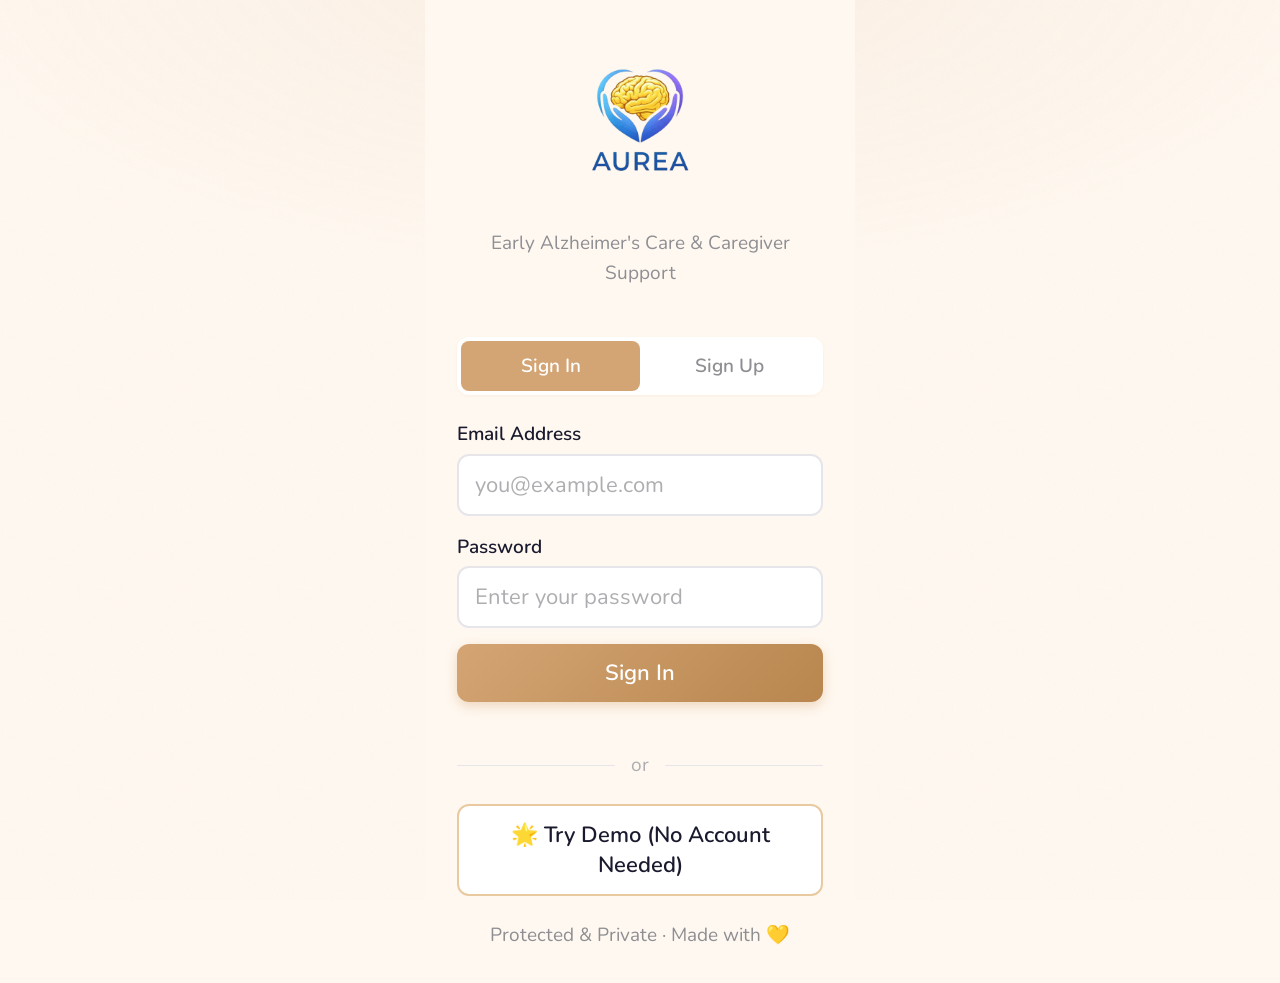
<file: index.html>
<!doctype html>
<html lang="en">
  <head>
    <meta charset="UTF-8" />
    <meta
      name="viewport"
      content="width=device-width, initial-scale=1.0, user-scalable=no"
    />
    <meta name="theme-color" content="#D4A574" />
    <title>Aurea — Welcome</title>
    <link rel="preconnect" href="https://fonts.googleapis.com" />
    <link
      href="https://fonts.googleapis.com/css2?family=Lora:wght@500;600;700&family=Nunito:wght@400;600;700;800&display=swap"
      rel="stylesheet"
    />
    <link rel="stylesheet" href="assets/css/style.css" />
    <link rel="stylesheet" href="assets/css/components.css" />
    <link rel="manifest" href="manifest.json" />
    <link rel="icon" type="image/png" href="assets/icons/aurea.png" />
    <link rel="apple-touch-icon" href="assets/icons/aurea.png" />
    <style>
      .auth-page {
        min-height: 100vh;
        display: flex;
        flex-direction: column;
        justify-content: center;
        padding: var(--space-xl);
      }
      .auth-logo {
        text-align: center;
        margin-bottom: var(--space-2xl);
      }
      .auth-logo .logo-icon {
        font-size: 64px;
        margin-bottom: var(--space-md);
        display: block;
      }
      .auth-logo h1 {
        font-size: var(--font-size-3xl);
        font-weight: 800;
        color: var(--color-primary-dark);
        margin-bottom: var(--space-xs);
      }
      .auth-logo p {
        color: var(--color-text-secondary);
        font-size: var(--font-size-sm);
      }
      .auth-form {
        margin-bottom: var(--space-lg);
      }
      .auth-divider {
        display: flex;
        align-items: center;
        gap: var(--space-md);
        margin: var(--space-lg) 0;
        color: var(--color-text-tertiary);
        font-size: var(--font-size-sm);
      }
      .auth-divider::before,
      .auth-divider::after {
        content: "";
        flex: 1;
        height: 1px;
        background: #e5e5ea;
      }
      .auth-footer {
        text-align: center;
        font-size: var(--font-size-sm);
        color: var(--color-text-secondary);
      }
      .auth-footer a {
        color: var(--color-primary-dark);
        font-weight: 600;
      }
      .role-selector {
        display: flex;
        gap: var(--space-md);
        margin-bottom: var(--space-lg);
      }
      .role-card {
        flex: 1;
        padding: var(--space-lg);
        background: var(--color-bg-card);
        border: 2px solid #e5e5ea;
        border-radius: var(--radius-lg);
        text-align: center;
        cursor: pointer;
        transition: all var(--transition-base);
      }
      .role-card.selected {
        border-color: var(--color-primary);
        background: var(--color-primary-bg);
      }
      .role-card:hover:not(.selected) {
        border-color: var(--color-primary-light);
      }
      .role-card .role-emoji {
        font-size: 36px;
        display: block;
        margin-bottom: var(--space-sm);
      }
      .role-card .role-name {
        font-size: var(--font-size-sm);
        font-weight: 700;
        color: var(--color-text-primary);
      }
      .role-card .role-desc {
        font-size: var(--font-size-xs);
        color: var(--color-text-secondary);
        margin-top: 4px;
      }
      .error-message {
        background: rgba(255, 118, 117, 0.1);
        color: var(--color-danger);
        padding: var(--space-sm) var(--space-md);
        border-radius: var(--radius-sm);
        font-size: var(--font-size-sm);
        margin-bottom: var(--space-md);
        display: none;
      }
      .error-message.show {
        display: block;
      }
      .auth-tabs {
        display: flex;
        background: var(--color-bg-card);
        border-radius: var(--radius-md);
        padding: 4px;
        margin-bottom: var(--space-lg);
        box-shadow: var(--shadow-sm);
      }
      .auth-tab {
        flex: 1;
        padding: 10px;
        text-align: center;
        font-size: var(--font-size-sm);
        font-weight: 600;
        color: var(--color-text-secondary);
        border-radius: var(--radius-sm);
        cursor: pointer;
        transition: all var(--transition-base);
      }
      .auth-tab.active {
        background: var(--color-primary);
        color: white;
      }
    </style>
  </head>
  <body>
    <div class="app-container">
      <div class="auth-page">
        <!-- Logo -->
        <div class="auth-logo">
          <img
            src="assets/icons/aurea.png"
            alt="Aurea Logo"
            style="
              width: 180px;
              height: 180px;
              margin: 0 auto var(--space-md);
              display: block;
              border-radius: 20px;
            "
          />
          <p>Early Alzheimer's Care & Caregiver Support</p>
        </div>

        <!-- Auth Tabs -->
        <div class="auth-tabs">
          <div
            class="auth-tab active"
            onclick="switchAuthTab('login')"
            id="tabLogin"
          >
            Sign In
          </div>
          <div
            class="auth-tab"
            onclick="switchAuthTab('signup')"
            id="tabSignup"
          >
            Sign Up
          </div>
        </div>

        <!-- Error Message -->
        <div class="error-message" id="authError"></div>

        <!-- LOGIN FORM -->
        <form class="auth-form" id="loginForm" onsubmit="handleLogin(event)">
          <div class="input-group">
            <label for="loginEmail">Email Address</label>
            <input
              type="email"
              id="loginEmail"
              class="input-field"
              placeholder="you@example.com"
              required
            />
          </div>
          <div class="input-group">
            <label for="loginPassword">Password</label>
            <input
              type="password"
              id="loginPassword"
              class="input-field"
              placeholder="Enter your password"
              required
            />
          </div>
          <button type="submit" class="btn btn-primary btn-block" id="loginBtn">
            Sign In
          </button>
        </form>

        <!-- SIGNUP FORM -->
        <form
          class="auth-form hidden"
          id="signupForm"
          onsubmit="handleSignup(event)"
        >
          <div class="input-group">
            <label for="signupName">Full Name</label>
            <input
              type="text"
              id="signupName"
              class="input-field"
              placeholder="Your full name"
              required
            />
          </div>
          <div class="input-group">
            <label for="signupEmail">Email Address</label>
            <input
              type="email"
              id="signupEmail"
              class="input-field"
              placeholder="you@example.com"
              required
            />
          </div>
          <div class="input-group">
            <label for="signupPassword">Password</label>
            <input
              type="password"
              id="signupPassword"
              class="input-field"
              placeholder="Create a password (min 6 chars)"
              required
              minlength="6"
            />
          </div>

          <!-- Role Selection -->
          <div class="form-section">
            <div class="form-section-title" style="margin-bottom: 8px">
              I am a:
            </div>
            <div class="role-selector">
              <div
                class="role-card selected"
                onclick="selectRole('patient')"
                id="rolePatient"
              >
                <span class="role-emoji">🧓</span>
                <div class="role-name">Patient</div>
                <div class="role-desc">Memory care user</div>
              </div>
              <div
                class="role-card"
                onclick="selectRole('caregiver')"
                id="roleCaregiver"
              >
                <span class="role-emoji">👨‍⚕️</span>
                <div class="role-name">Caregiver</div>
                <div class="role-desc">Care provider</div>
              </div>
            </div>
          </div>

          <button
            type="submit"
            class="btn btn-primary btn-block"
            id="signupBtn"
          >
            Create Account
          </button>
        </form>

        <!-- Quick Demo Access -->
        <div class="auth-divider">or</div>
        <button class="btn btn-secondary btn-block" onclick="handleDemoLogin()">
          🌟 Try Demo (No Account Needed)
        </button>

        <div class="auth-footer mt-lg">
          <p>Protected & Private · Made with 💛</p>
        </div>
      </div>
    </div>

    <script src="assets/js/firebase-config.js"></script>
    <script src="assets/js/auth.js"></script>
    <script>
      if ("serviceWorker" in navigator) {
        navigator.serviceWorker.register("/sw.js").catch(() => {});
      }
    </script>
  </body>
</html>
</file>
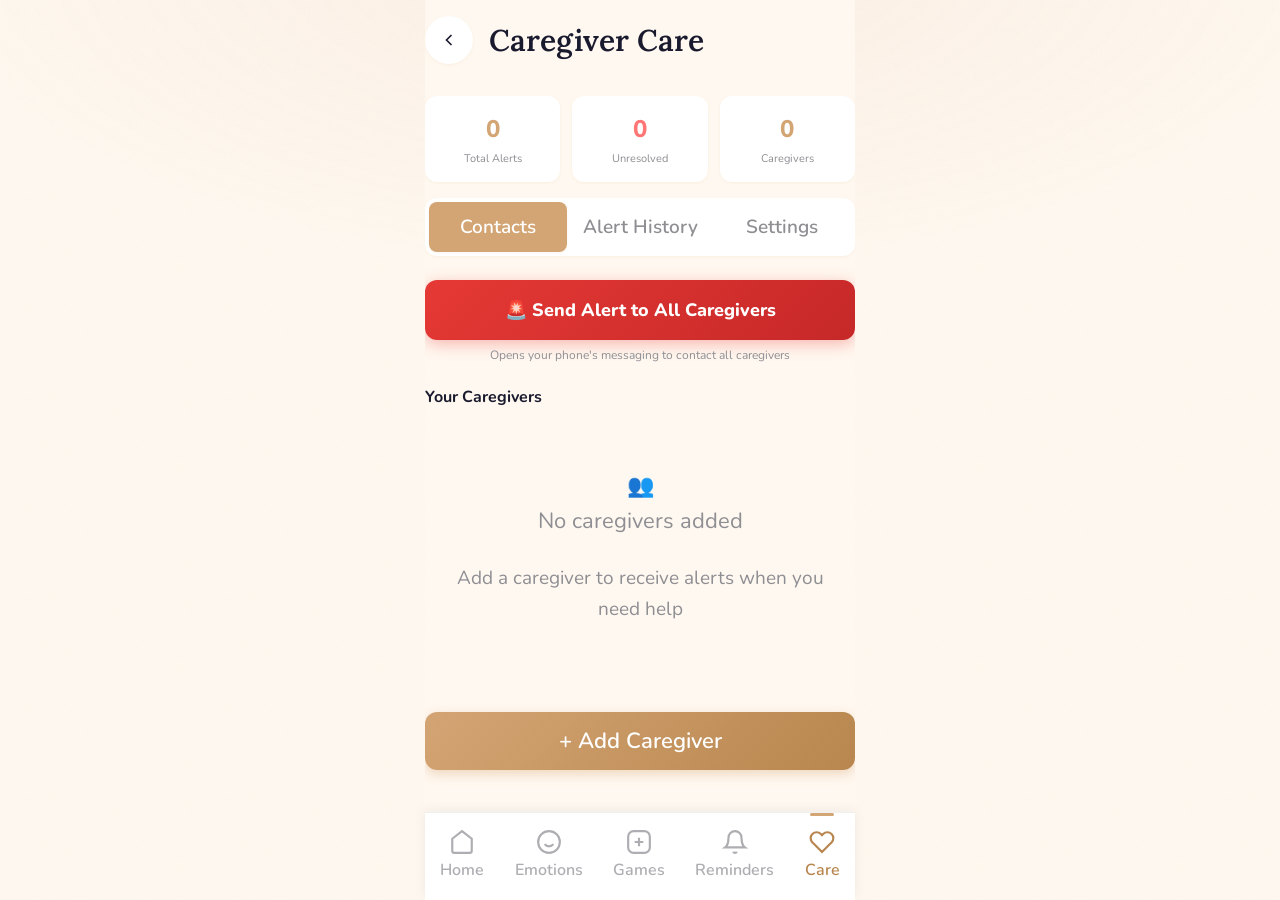
<file: alerts.html>
<!doctype html>
<html lang="en">
  <head>
    <meta charset="UTF-8" />
    <meta
      name="viewport"
      content="width=device-width, initial-scale=1.0, maximum-scale=1"
    />
    <meta name="theme-color" content="#D4A574" />
    <title>Caregiver Care — Aurea</title>
    <link rel="manifest" href="/manifest.json" />
    <link rel="preconnect" href="https://fonts.googleapis.com" />
    <link
      href="https://fonts.googleapis.com/css2?family=Lora:wght@500;600;700&family=Nunito:wght@400;600;700;800&display=swap"
      rel="stylesheet"
    />
    <link rel="stylesheet" href="../assets/css/style.css" />
    <link rel="stylesheet" href="../assets/css/components.css" />
    <link rel="icon" type="image/png" href="/assets/icons/aurea.png" />
    <link rel="apple-touch-icon" href="/assets/icons/aurea.png" />
    <style>
      /* Alert-specific styles */
      .alert-summary {
        display: flex;
        gap: 12px;
        margin-bottom: 16px;
      }
      .alert-stat {
        flex: 1;
        background: var(--color-bg-card);
        border-radius: var(--radius-md);
        padding: 14px;
        text-align: center;
        box-shadow: var(--shadow-sm);
      }
      .alert-stat .stat-num {
        font-size: 24px;
        font-weight: 800;
        color: var(--color-primary);
      }
      .alert-stat .stat-label {
        font-size: 11px;
        color: var(--color-text-secondary);
        margin-top: 2px;
      }
      .alert-stat.danger .stat-num {
        color: var(--color-danger);
      }

      .section-title {
        font-size: 16px;
        font-weight: 700;
        color: var(--color-text);
        margin: 20px 0 10px;
      }

      /* Caregiver Cards */
      .caregiver-card {
        background: var(--color-bg-card);
        border-radius: var(--radius-md);
        padding: 16px;
        margin-bottom: 10px;
        box-shadow: var(--shadow-sm);
        display: flex;
        align-items: center;
        gap: 12px;
      }
      .caregiver-avatar {
        width: 48px;
        height: 48px;
        border-radius: 50%;
        background: var(--gradient-primary);
        color: white;
        display: flex;
        align-items: center;
        justify-content: center;
        font-weight: 700;
        font-size: 18px;
        flex-shrink: 0;
      }
      .caregiver-info {
        flex: 1;
      }
      .caregiver-name {
        font-weight: 700;
        font-size: 15px;
        color: var(--color-text);
      }
      .caregiver-detail {
        font-size: 12px;
        color: var(--color-text-secondary);
        margin-top: 2px;
      }
      .caregiver-actions {
        display: flex;
        gap: 8px;
      }
      .caregiver-actions button {
        width: 36px;
        height: 36px;
        border: none;
        border-radius: 50%;
        display: flex;
        align-items: center;
        justify-content: center;
        cursor: pointer;
        transition: all 0.2s;
      }
      .btn-edit {
        background: var(--color-bg-elevated);
        color: var(--color-primary);
      }
      .btn-del {
        background: #fff0f0;
        color: var(--color-danger);
      }

      /* Alert Timeline */
      .alert-card {
        background: var(--color-bg-card);
        border-radius: var(--radius-md);
        padding: 14px 16px;
        margin-bottom: 10px;
        box-shadow: var(--shadow-sm);
        border-left: 4px solid var(--color-warning);
      }
      .alert-card.resolved {
        border-left-color: var(--color-success);
        opacity: 0.7;
      }
      .alert-card.critical {
        border-left-color: var(--color-danger);
      }
      .alert-header {
        display: flex;
        justify-content: space-between;
        align-items: start;
      }
      .alert-title {
        font-weight: 700;
        font-size: 14px;
        color: var(--color-text);
      }
      .alert-time {
        font-size: 11px;
        color: var(--color-text-secondary);
      }
      .alert-body {
        font-size: 13px;
        color: var(--color-text-secondary);
        margin-top: 6px;
      }
      .alert-actions {
        display: flex;
        gap: 8px;
        margin-top: 10px;
      }
      .alert-actions .btn {
        font-size: 12px;
        padding: 6px 14px;
      }
      .alert-badge-severity {
        display: inline-block;
        font-size: 10px;
        font-weight: 700;
        padding: 2px 8px;
        border-radius: 10px;
        text-transform: uppercase;
      }
      .severity-high {
        background: #fdecea;
        color: var(--color-danger);
      }
      .severity-medium {
        background: #fff3e0;
        color: #e67e22;
      }
      .severity-low {
        background: #e8f5e9;
        color: var(--color-success);
      }

      /* Config / Settings Cards */
      .config-card {
        background: var(--color-bg-card);
        border-radius: var(--radius-md);
        padding: 16px;
        margin-bottom: 16px;
        box-shadow: var(--shadow-sm);
      }
      .config-card .text-caption {
        margin-bottom: 12px;
      }

      /* ---- Form Inputs (explicit, cache-proof) ---- */
      .form-group {
        margin-bottom: 16px;
      }
      .form-label {
        display: block;
        font-size: 14px;
        font-weight: 700;
        color: #2d2d2d;
        margin-bottom: 6px;
      }
      .form-input,
      input.form-input,
      select.form-input,
      textarea.form-input {
        display: block;
        width: 100%;
        padding: 14px 16px;
        font-family: "Nunito", sans-serif;
        font-size: 16px;
        font-weight: 500;
        color: #2d2d2d;
        background: #fff8f0;
        border: 2px solid #e5e5ea !important;
        border-radius: 12px;
        outline: none;
        -webkit-appearance: none;
        appearance: none;
        transition: border-color 0.2s;
        box-sizing: border-box;
      }
      .form-input:focus {
        border-color: #d4a574 !important;
      }
      .form-input::placeholder {
        color: #9a9a9a;
      }
      select.form-input {
        background-image: url("data:image/svg+xml,%3Csvg xmlns='http://www.w3.org/2000/svg' width='12' height='12' viewBox='0 0 24 24' fill='none' stroke='%239A9A9A' stroke-width='3'%3E%3Cpath d='M6 9l6 6 6-6'/%3E%3C/svg%3E");
        background-repeat: no-repeat;
        background-position: right 14px center;
        padding-right: 40px;
      }

      /* ---- Quick Contact Buttons ---- */
      .quick-contact {
        display: flex;
        gap: 8px;
        margin-top: 8px;
      }
      .quick-btn {
        display: inline-flex;
        align-items: center;
        gap: 4px;
        padding: 6px 12px;
        border-radius: 20px;
        font-size: 13px;
        font-weight: 600;
        text-decoration: none;
        transition: all 0.2s;
        border: none;
        cursor: pointer;
      }
      .quick-btn.call {
        background: #e8f5e9;
        color: #2e7d32;
      }
      .quick-btn.sms {
        background: #e3f2fd;
        color: #1565c0;
      }
      .quick-btn.email-btn {
        background: #fff3e0;
        color: #e65100;
      }
      .quick-btn.whatsapp {
        background: #e8f5e9;
        color: #1b5e20;
      }
      .quick-btn:active {
        transform: scale(0.95);
      }
      /* SOS Alert Button */
      .sos-section {
        margin-bottom: 16px;
      }
      .sos-btn {
        width: 100%;
        padding: 18px;
        background: linear-gradient(135deg, #e53935, #c62828);
        color: white;
        border: none;
        border-radius: var(--radius-md);
        font-size: 18px;
        font-weight: 800;
        font-family: "Nunito", sans-serif;
        cursor: pointer;
        box-shadow: 0 4px 16px rgba(229, 57, 53, 0.35);
        display: flex;
        align-items: center;
        justify-content: center;
        gap: 10px;
        transition: all 0.2s;
      }
      .sos-btn:active {
        transform: scale(0.97);
      }
      .sos-btn:hover {
        box-shadow: 0 6px 24px rgba(229, 57, 53, 0.5);
      }
      .sos-subtitle {
        text-align: center;
        font-size: 12px;
        color: var(--color-text-secondary);
        margin-top: 6px;
      }
    </style>
  </head>
  <body>
    <div class="app-container">
      <!-- Header -->
      <div class="page-header">
        <button class="back-btn" onclick="navigateTo('dashboard.html')">
          <svg
            width="24"
            height="24"
            viewBox="0 0 24 24"
            fill="none"
            stroke="currentColor"
            stroke-width="2"
          >
            <path d="M15 18l-6-6 6-6" />
          </svg>
        </button>
        <h1 class="text-h2">Caregiver Care</h1>
        <div style="width: 40px"></div>
      </div>

      <!-- Alert Summary -->
      <div class="alert-summary">
        <div class="alert-stat">
          <div class="stat-num" id="totalAlerts">0</div>
          <div class="stat-label">Total Alerts</div>
        </div>
        <div class="alert-stat danger">
          <div class="stat-num" id="unresolvedAlerts">0</div>
          <div class="stat-label">Unresolved</div>
        </div>
        <div class="alert-stat">
          <div class="stat-num" id="caregiverCount">0</div>
          <div class="stat-label">Caregivers</div>
        </div>
      </div>

      <!-- Tabs -->
      <div class="tab-bar">
        <button class="tab active" onclick="switchAlertTab('contacts', this)">
          Contacts
        </button>
        <button class="tab" onclick="switchAlertTab('alerts', this)">
          Alert History
        </button>
        <button class="tab" onclick="switchAlertTab('settings', this)">
          Settings
        </button>
      </div>

      <!-- Contacts Tab -->
      <div id="contactsPanel">
        <!-- SOS Quick Alert -->
        <div class="sos-section">
          <button class="sos-btn" onclick="sendSOSAlert()">
            🚨 Send Alert to All Caregivers
          </button>
          <p class="sos-subtitle">
            Opens your phone's messaging to contact all caregivers
          </p>
        </div>

        <h3 class="section-title">Your Caregivers</h3>
        <div id="caregiverList">
          <!-- Populated by JS -->
        </div>
        <div class="empty-state hidden" id="emptyCaregivers">
          <div class="empty-icon">👥</div>
          <p class="text-body">No caregivers added</p>
          <p class="text-caption">
            Add a caregiver to receive alerts when you need help
          </p>
        </div>
        <button
          class="btn btn-primary btn-block mt-md"
          onclick="showAddCaregiver()"
        >
          + Add Caregiver
        </button>
      </div>

      <!-- Alerts Tab -->
      <div id="alertsPanel" class="hidden">
        <h3 class="section-title">Alert History</h3>
        <div id="alertHistory">
          <!-- Populated by JS -->
        </div>
        <div class="empty-state hidden" id="emptyAlerts">
          <div class="empty-icon">🔔</div>
          <p class="text-body">No alerts yet</p>
          <p class="text-caption">
            Alerts are sent automatically when emotional distress is detected
          </p>
        </div>
      </div>

      <!-- Settings Tab -->
      <div id="settingsPanel" class="hidden">
        <h3 class="section-title">Alert Method</h3>
        <div class="config-card">
          <p class="text-caption">
            Alerts use your phone's native messaging — no API keys needed! When
            distress is detected, you can reach caregivers via Call, SMS,
            WhatsApp, or Email.
          </p>
          <div class="form-group">
            <label class="form-label">Preferred alert method</label>
            <select class="form-input" id="alertMethod">
              <option value="sms">📱 SMS / Text Message</option>
              <option value="whatsapp">💬 WhatsApp</option>
              <option value="email">📧 Email</option>
              <option value="call">📞 Phone Call</option>
            </select>
          </div>
        </div>

        <h3 class="section-title">Alert Preferences</h3>
        <div class="config-card">
          <div class="form-group">
            <label class="toggle-label">
              <span>Auto-send alerts on distress</span>
              <label class="toggle">
                <input type="checkbox" id="autoAlertToggle" checked />
                <span class="toggle-slider"></span>
              </label>
            </label>
          </div>
          <div class="form-group">
            <label class="form-label">Alert cooldown (minutes)</label>
            <select class="form-input" id="alertCooldown">
              <option value="15">15 minutes</option>
              <option value="30" selected>30 minutes</option>
              <option value="60">1 hour</option>
            </select>
          </div>
          <div class="form-group">
            <label class="form-label">Max alerts per day</label>
            <select class="form-input" id="maxDailyAlerts">
              <option value="3" selected>3</option>
              <option value="5">5</option>
              <option value="10">10</option>
            </select>
          </div>
          <button
            class="btn btn-primary btn-block"
            onclick="saveAlertPreferences()"
          >
            Save Preferences
          </button>
        </div>
      </div>

      <!-- Add Caregiver Modal -->
      <div class="modal" id="caregiverModal">
        <div class="modal-backdrop" onclick="closeCaregiverModal()"></div>
        <div class="modal-content">
          <div class="modal-header">
            <h2 class="text-h3" id="caregiverModalTitle">Add Caregiver</h2>
            <button class="modal-close" onclick="closeCaregiverModal()">
              ✕
            </button>
          </div>
          <form id="caregiverForm" onsubmit="saveCaregiver(event)">
            <div class="form-group">
              <label class="form-label">Full Name</label>
              <input
                type="text"
                class="form-input"
                id="caregiverName"
                placeholder="e.g., Maria Santos"
                required
              />
            </div>
            <div class="form-group">
              <label class="form-label">Email Address</label>
              <input
                type="email"
                class="form-input"
                id="caregiverEmail"
                placeholder="caregiver@email.com"
                required
              />
            </div>
            <div class="form-group">
              <label class="form-label">Phone (optional)</label>
              <input
                type="tel"
                class="form-input"
                id="caregiverPhone"
                placeholder="09XX XXX XXXX"
              />
            </div>
            <div class="form-group">
              <label class="form-label">Relationship</label>
              <select class="form-input" id="caregiverRelation">
                <option value="family">Family Member</option>
                <option value="nurse">Nurse/Caretaker</option>
                <option value="doctor">Doctor</option>
                <option value="friend">Friend</option>
                <option value="other">Other</option>
              </select>
            </div>
            <input type="hidden" id="editCaregiverId" value="" />
            <button type="submit" class="btn btn-primary btn-block">
              Save Caregiver
            </button>
          </form>
        </div>
      </div>

      <!-- Bottom Navigation -->
      <nav class="bottom-nav" id="bottomNav">
        <a href="dashboard.html" class="nav-item">
          <svg
            width="24"
            height="24"
            viewBox="0 0 24 24"
            fill="none"
            stroke="currentColor"
            stroke-width="2"
          >
            <path d="M3 9l9-7 9 7v11a2 2 0 0 1-2 2H5a2 2 0 0 1-2-2z" />
          </svg>
          <span>Home</span>
        </a>
        <a href="emotion.html" class="nav-item">
          <svg
            width="24"
            height="24"
            viewBox="0 0 24 24"
            fill="none"
            stroke="currentColor"
            stroke-width="2"
          >
            <circle cx="12" cy="12" r="10" />
            <path d="M8 14s1.5 2 4 2 4-2 4-2" />
            <line x1="9" y1="9" x2="9.01" y2="9" />
            <line x1="15" y1="9" x2="15.01" y2="9" />
          </svg>
          <span>Emotions</span>
        </a>
        <a href="games.html" class="nav-item">
          <svg
            width="24"
            height="24"
            viewBox="0 0 24 24"
            fill="none"
            stroke="currentColor"
            stroke-width="2"
          >
            <rect x="2" y="2" width="20" height="20" rx="5" />
            <path d="M12 8v8M8 12h8" />
          </svg>
          <span>Games</span>
        </a>
        <a href="reminders.html" class="nav-item">
          <svg
            width="24"
            height="24"
            viewBox="0 0 24 24"
            fill="none"
            stroke="currentColor"
            stroke-width="2"
          >
            <path d="M18 8A6 6 0 0 0 6 8c0 7-3 9-3 9h18s-3-2-3-9" />
            <path d="M13.73 21a2 2 0 0 1-3.46 0" />
          </svg>
          <span>Reminders</span>
        </a>
        <a href="alerts.html" class="nav-item active">
          <svg
            width="24"
            height="24"
            viewBox="0 0 24 24"
            fill="none"
            stroke="currentColor"
            stroke-width="2"
          >
            <path
              d="M20.84 4.61a5.5 5.5 0 0 0-7.78 0L12 5.67l-1.06-1.06a5.5 5.5 0 0 0-7.78 7.78l1.06 1.06L12 21.23l7.78-7.78 1.06-1.06a5.5 5.5 0 0 0 0-7.78z"
            />
          </svg>
          <span>Care</span>
        </a>
      </nav>
    </div>

    <script src="../assets/js/firebase-config.js"></script>
    <script src="../assets/js/app.js"></script>
    <script src="../assets/js/caregiver-alert.js"></script>
    <div class="toast-container" id="toastContainer"></div>
  </body>
</html>
</file>
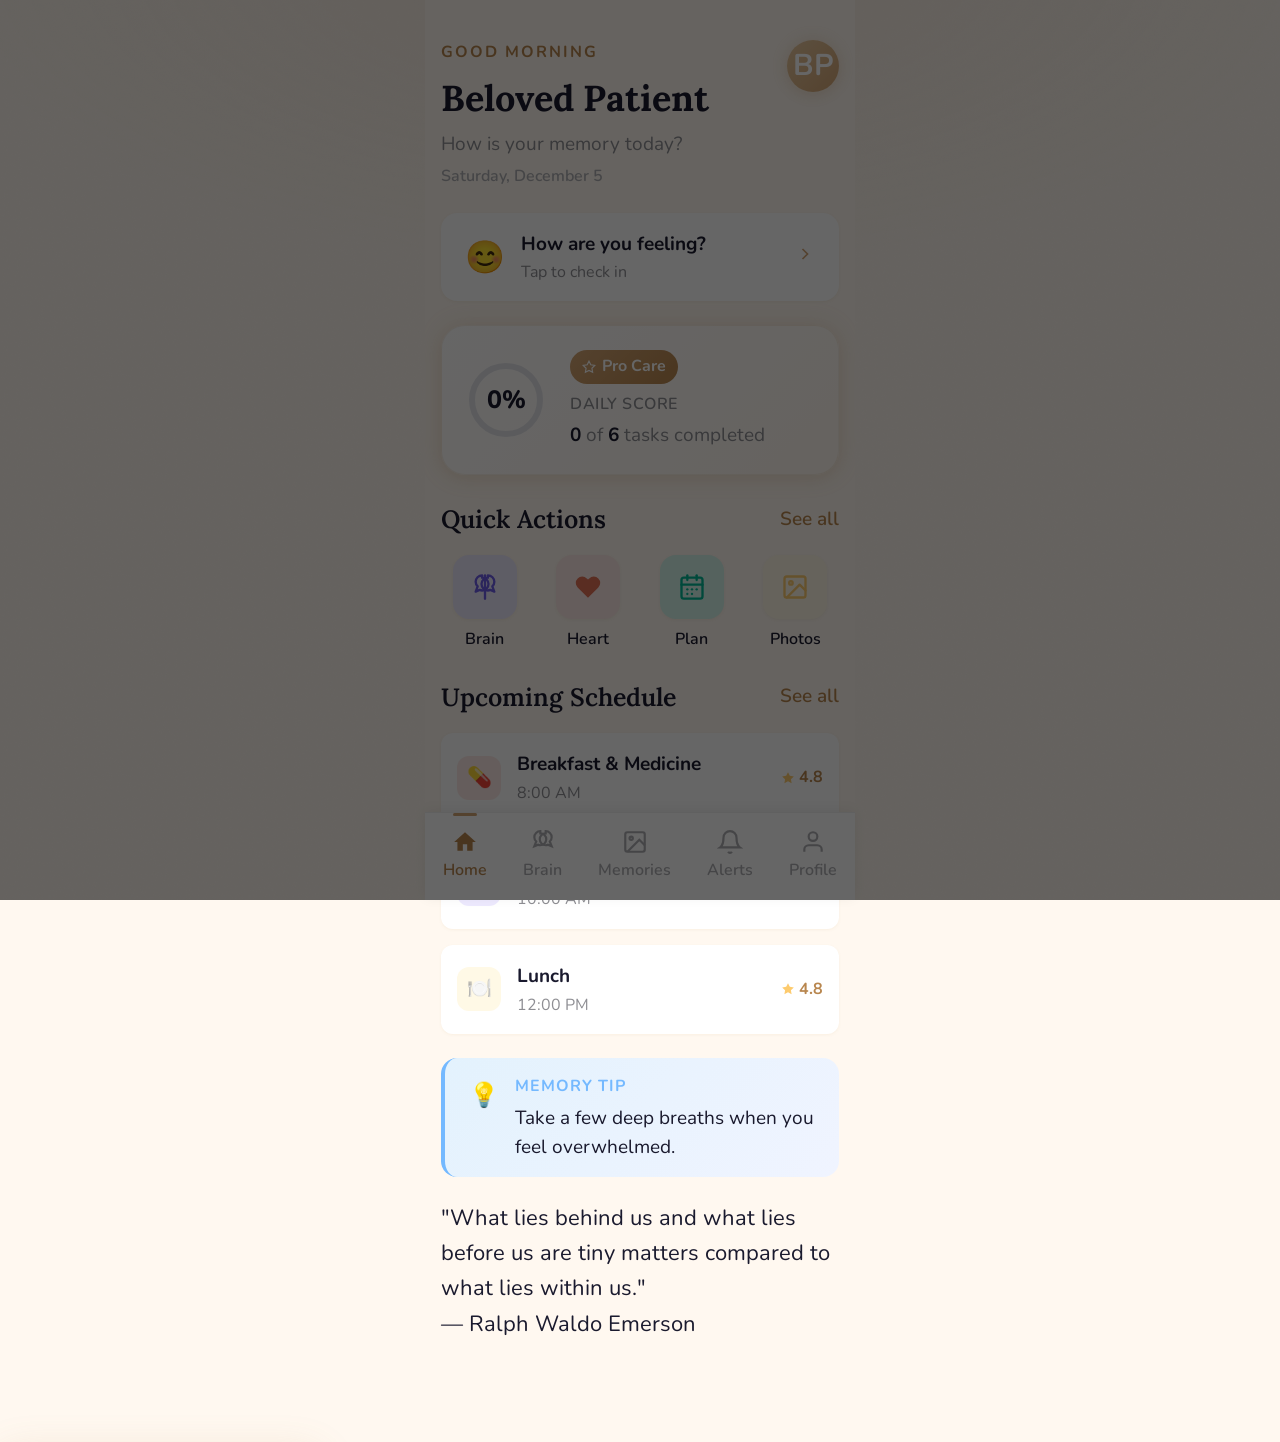
<file: dashboard.html>
<!doctype html>
<html lang="en">
  <head>
    <meta charset="UTF-8" />
    <meta
      name="viewport"
      content="width=device-width, initial-scale=1.0, user-scalable=no"
    />
    <meta name="theme-color" content="#D4A574" />
    <meta
      name="description"
      content="Aurea — Early Alzheimer's Care & Caregiver Support"
    />
    <link rel="manifest" href="manifest.json" />
    <title>Aurea — Care Dashboard</title>
    <link rel="preconnect" href="https://fonts.googleapis.com" />
    <link
      href="https://fonts.googleapis.com/css2?family=Lora:wght@500;600;700&family=Nunito:wght@400;600;700;800&display=swap"
      rel="stylesheet"
    />
    <link rel="stylesheet" href="assets/css/style.css" />
    <link rel="stylesheet" href="assets/css/components.css" />
    <link rel="stylesheet" href="assets/css/dashboard.css" />
    <link rel="icon" type="image/png" href="assets/icons/aurea.png" />
    <link rel="apple-touch-icon" href="assets/icons/aurea.png" />
  </head>
  <body>
    <!-- Loading Screen -->
    <div class="loading-screen" id="loadingScreen">
      <img
        src="assets/icons/aurea.png"
        alt="Aurea"
        style="
          width: 96px;
          height: 96px;
          border-radius: 16px;
          margin-bottom: 12px;
        "
      />
      <div class="spinner"></div>
    </div>

    <div class="app-container" id="app">
      <div class="page-content page-enter">
        <!-- ===== HEADER / GREETING ===== -->
        <div class="dashboard-header stagger-1">
          <div class="greeting-section">
            <div class="greeting-label" id="greetingLabel">GOOD MORNING</div>
            <h1 class="greeting-name" id="greetingName">Beloved Patient</h1>
            <p class="greeting-subtitle">How is your memory today?</p>
            <p class="greeting-date" id="greetingDate">Saturday, February 14</p>
          </div>
          <div
            class="profile-avatar"
            id="profileAvatar"
            onclick="navigateTo('profile.html')"
          >
            <span id="avatarInitial">BP</span>
          </div>
        </div>

        <!-- ===== EMOTION STATUS (Quick check) ===== -->
        <div
          class="emotion-status stagger-2"
          id="emotionStatus"
          onclick="navigateTo('emotion.html')"
        >
          <span class="emotion-emoji" id="currentEmoji">😊</span>
          <div class="emotion-info">
            <div class="emotion-label" id="currentEmotionLabel">
              How are you feeling?
            </div>
            <div class="emotion-sublabel" id="currentEmotionSub">
              Tap to check in
            </div>
          </div>
          <div class="emotion-action">
            <svg
              viewBox="0 0 24 24"
              fill="none"
              stroke="currentColor"
              stroke-width="2"
            >
              <path d="M9 18l6-6-6-6" />
            </svg>
          </div>
        </div>

        <!-- ===== DAILY GOALS CARD ===== -->
        <div class="daily-goals-card stagger-3">
          <div class="progress-ring" id="progressRing">
            <svg width="80" height="80" viewBox="0 0 80 80">
              <circle class="bg" cx="40" cy="40" r="34" />
              <circle
                class="fill"
                cx="40"
                cy="40"
                r="34"
                stroke-dasharray="213.6"
                stroke-dashoffset="213.6"
                id="progressCircle"
              />
            </svg>
            <div class="percentage" id="progressPercent">0%</div>
          </div>
          <div class="goals-info">
            <div class="goals-badge">
              <svg
                viewBox="0 0 24 24"
                fill="none"
                stroke="currentColor"
                stroke-width="2"
              >
                <path
                  d="M12 2l3.09 6.26L22 9.27l-5 4.87 1.18 6.88L12 17.77l-6.18 3.25L7 14.14 2 9.27l6.91-1.01L12 2z"
                />
              </svg>
              Pro Care
            </div>
            <div class="goals-score-label">Daily Score</div>
            <div class="goals-tasks">
              <strong id="tasksCompleted">0</strong> of
              <strong id="tasksTotal">6</strong> tasks completed
            </div>
          </div>
        </div>

        <!-- ===== QUICK ACTIONS ===== -->
        <div class="section-header">
          <h2>Quick Actions</h2>
          <a href="#" class="see-all">See all</a>
        </div>
        <div class="quick-actions-grid stagger-4">
          <div class="quick-action-item" onclick="navigateTo('games.html')">
            <div class="quick-action-icon brain">
              <svg
                viewBox="0 0 24 24"
                fill="none"
                stroke="currentColor"
                stroke-width="2"
                stroke-linecap="round"
                stroke-linejoin="round"
              >
                <path
                  d="M9.5 2A5.5 5.5 0 0 0 4 7.5c0 1.58.67 3 1.74 4.01L4 16l3.5-1.5A5.5 5.5 0 0 0 9.5 15a5.5 5.5 0 0 0 0-11v-2z"
                />
                <path
                  d="M14.5 2A5.5 5.5 0 0 1 20 7.5c0 1.58-.67 3-1.74 4.01L20 16l-3.5-1.5A5.5 5.5 0 0 1 14.5 15a5.5 5.5 0 0 1 0-11v-2z"
                />
                <path d="M12 2v20" />
              </svg>
            </div>
            <span class="quick-action-label">Brain</span>
          </div>
          <div class="quick-action-item" onclick="navigateTo('emotion.html')">
            <div class="quick-action-icon heart">
              <svg viewBox="0 0 24 24" fill="currentColor">
                <path
                  d="M20.84 4.61a5.5 5.5 0 0 0-7.78 0L12 5.67l-1.06-1.06a5.5 5.5 0 0 0-7.78 7.78l1.06 1.06L12 21.23l7.78-7.78 1.06-1.06a5.5 5.5 0 0 0 0-7.78z"
                />
              </svg>
            </div>
            <span class="quick-action-label">Heart</span>
          </div>
          <div class="quick-action-item" onclick="navigateTo('reminders.html')">
            <div class="quick-action-icon plan">
              <svg
                viewBox="0 0 24 24"
                fill="none"
                stroke="currentColor"
                stroke-width="2"
                stroke-linecap="round"
                stroke-linejoin="round"
              >
                <rect x="3" y="4" width="18" height="18" rx="2" ry="2" />
                <line x1="16" y1="2" x2="16" y2="6" />
                <line x1="8" y1="2" x2="8" y2="6" />
                <line x1="3" y1="10" x2="21" y2="10" />
                <path d="M8 14h.01" />
                <path d="M12 14h.01" />
                <path d="M16 14h.01" />
                <path d="M8 18h.01" />
                <path d="M12 18h.01" />
              </svg>
            </div>
            <span class="quick-action-label">Plan</span>
          </div>
          <div class="quick-action-item" onclick="navigateTo('memory.html')">
            <div class="quick-action-icon photos">
              <svg
                viewBox="0 0 24 24"
                fill="none"
                stroke="currentColor"
                stroke-width="2"
                stroke-linecap="round"
                stroke-linejoin="round"
              >
                <rect x="3" y="3" width="18" height="18" rx="2" ry="2" />
                <circle cx="8.5" cy="8.5" r="1.5" />
                <polyline points="21 15 16 10 5 21" />
              </svg>
            </div>
            <span class="quick-action-label">Photos</span>
          </div>
        </div>

        <!-- ===== UPCOMING SCHEDULE ===== -->
        <div class="section-header">
          <h2>Upcoming Schedule</h2>
          <a href="reminders.html" class="see-all">See all</a>
        </div>
        <div class="schedule-list stagger-5" id="scheduleList">
          <!-- Populated by JS -->
        </div>

        <!-- ===== MEMORY TIP BANNER ===== -->
        <div class="tip-banner stagger-6" id="tipBanner">
          <span class="tip-icon">💡</span>
          <div class="tip-content">
            <div class="tip-label">Memory Tip</div>
            <div class="tip-text" id="tipText">
              Drink water to stay hydrated and keep your brain sharp!
            </div>
          </div>
        </div>

        <!-- ===== DAILY QUOTE ===== -->
        <div class="quote-card" id="quoteCard">
          <div class="quote-text" id="quoteText">
            "Every day is a new beginning. Take a deep breath, smile, and start
            again."
          </div>
          <div class="quote-author" id="quoteAuthor">— Daily Motivation</div>
        </div>
      </div>
      <!-- /page-content -->

      <!-- ===== BOTTOM NAVIGATION ===== -->
      <nav class="bottom-nav">
        <a href="dashboard.html" class="nav-item active">
          <svg viewBox="0 0 24 24" fill="currentColor">
            <path d="M10 20v-6h4v6h5v-8h3L12 3 2 12h3v8z" />
          </svg>
          <span>Home</span>
        </a>
        <a href="games.html" class="nav-item">
          <svg
            viewBox="0 0 24 24"
            fill="none"
            stroke="currentColor"
            stroke-width="2"
          >
            <path
              d="M9.5 2A5.5 5.5 0 0 0 4 7.5c0 1.58.67 3 1.74 4.01L4 16l3.5-1.5A5.5 5.5 0 0 0 9.5 15a5.5 5.5 0 0 0 0-11v-2z"
            />
            <path
              d="M14.5 2A5.5 5.5 0 0 1 20 7.5c0 1.58-.67 3-1.74 4.01L20 16l-3.5-1.5A5.5 5.5 0 0 1 14.5 15a5.5 5.5 0 0 1 0-11v-2z"
            />
          </svg>
          <span>Brain</span>
        </a>
        <a href="memory.html" class="nav-item">
          <svg
            viewBox="0 0 24 24"
            fill="none"
            stroke="currentColor"
            stroke-width="2"
          >
            <rect x="3" y="3" width="18" height="18" rx="2" ry="2" />
            <circle cx="8.5" cy="8.5" r="1.5" />
            <polyline points="21 15 16 10 5 21" />
          </svg>
          <span>Memories</span>
        </a>
        <a href="alerts.html" class="nav-item">
          <svg
            viewBox="0 0 24 24"
            fill="none"
            stroke="currentColor"
            stroke-width="2"
          >
            <path d="M18 8A6 6 0 0 0 6 8c0 7-3 9-3 9h18s-3-2-3-9" />
            <path d="M13.73 21a2 2 0 0 1-3.46 0" />
          </svg>
          <span>Alerts</span>
          <span class="nav-badge hidden" id="alertBadge">0</span>
        </a>
        <a href="profile.html" class="nav-item">
          <svg
            viewBox="0 0 24 24"
            fill="none"
            stroke="currentColor"
            stroke-width="2"
          >
            <path d="M20 21v-2a4 4 0 0 0-4-4H8a4 4 0 0 0-4 4v2" />
            <circle cx="12" cy="7" r="4" />
          </svg>
          <span>Profile</span>
        </a>
      </nav>
    </div>
    <!-- /app-container -->

    <!-- ===== SUGGESTION MODAL (Auto-trigger for negative emotions) ===== -->
    <div class="dialog-overlay" id="suggestionDialog">
      <div class="dialog">
        <div class="dialog-icon" id="suggestionIcon">💛</div>
        <h3 id="suggestionTitle">We're here for you</h3>
        <p id="suggestionText">
          Would you like to look at some happy memories or play a fun brain
          game?
        </p>
        <div class="dialog-actions">
          <button
            class="btn btn-secondary"
            onclick="
              navigateTo('memory.html');
              closeSuggestion();
            "
          >
            📸 Memories
          </button>
          <button
            class="btn btn-primary"
            onclick="
              navigateTo('games.html');
              closeSuggestion();
            "
          >
            🧠 Games
          </button>
        </div>
        <button
          class="btn btn-ghost btn-block mt-md"
          onclick="closeSuggestion()"
        >
          Maybe later
        </button>
      </div>
    </div>

    <!-- Toast Container -->
    <div class="toast-container" id="toastContainer"></div>

    <script src="assets/js/firebase-config.js"></script>
    <script src="assets/js/app.js"></script>
    <script src="assets/js/automation.js"></script>
    <script src="assets/js/walkthrough.js"></script>
    <script>
      document.addEventListener("DOMContentLoaded", () => {
        initDashboard();
      });
      if ("serviceWorker" in navigator) {
        navigator.serviceWorker.register("/sw.js").catch(() => {});
      }
    </script>
  </body>
</html>
</file>
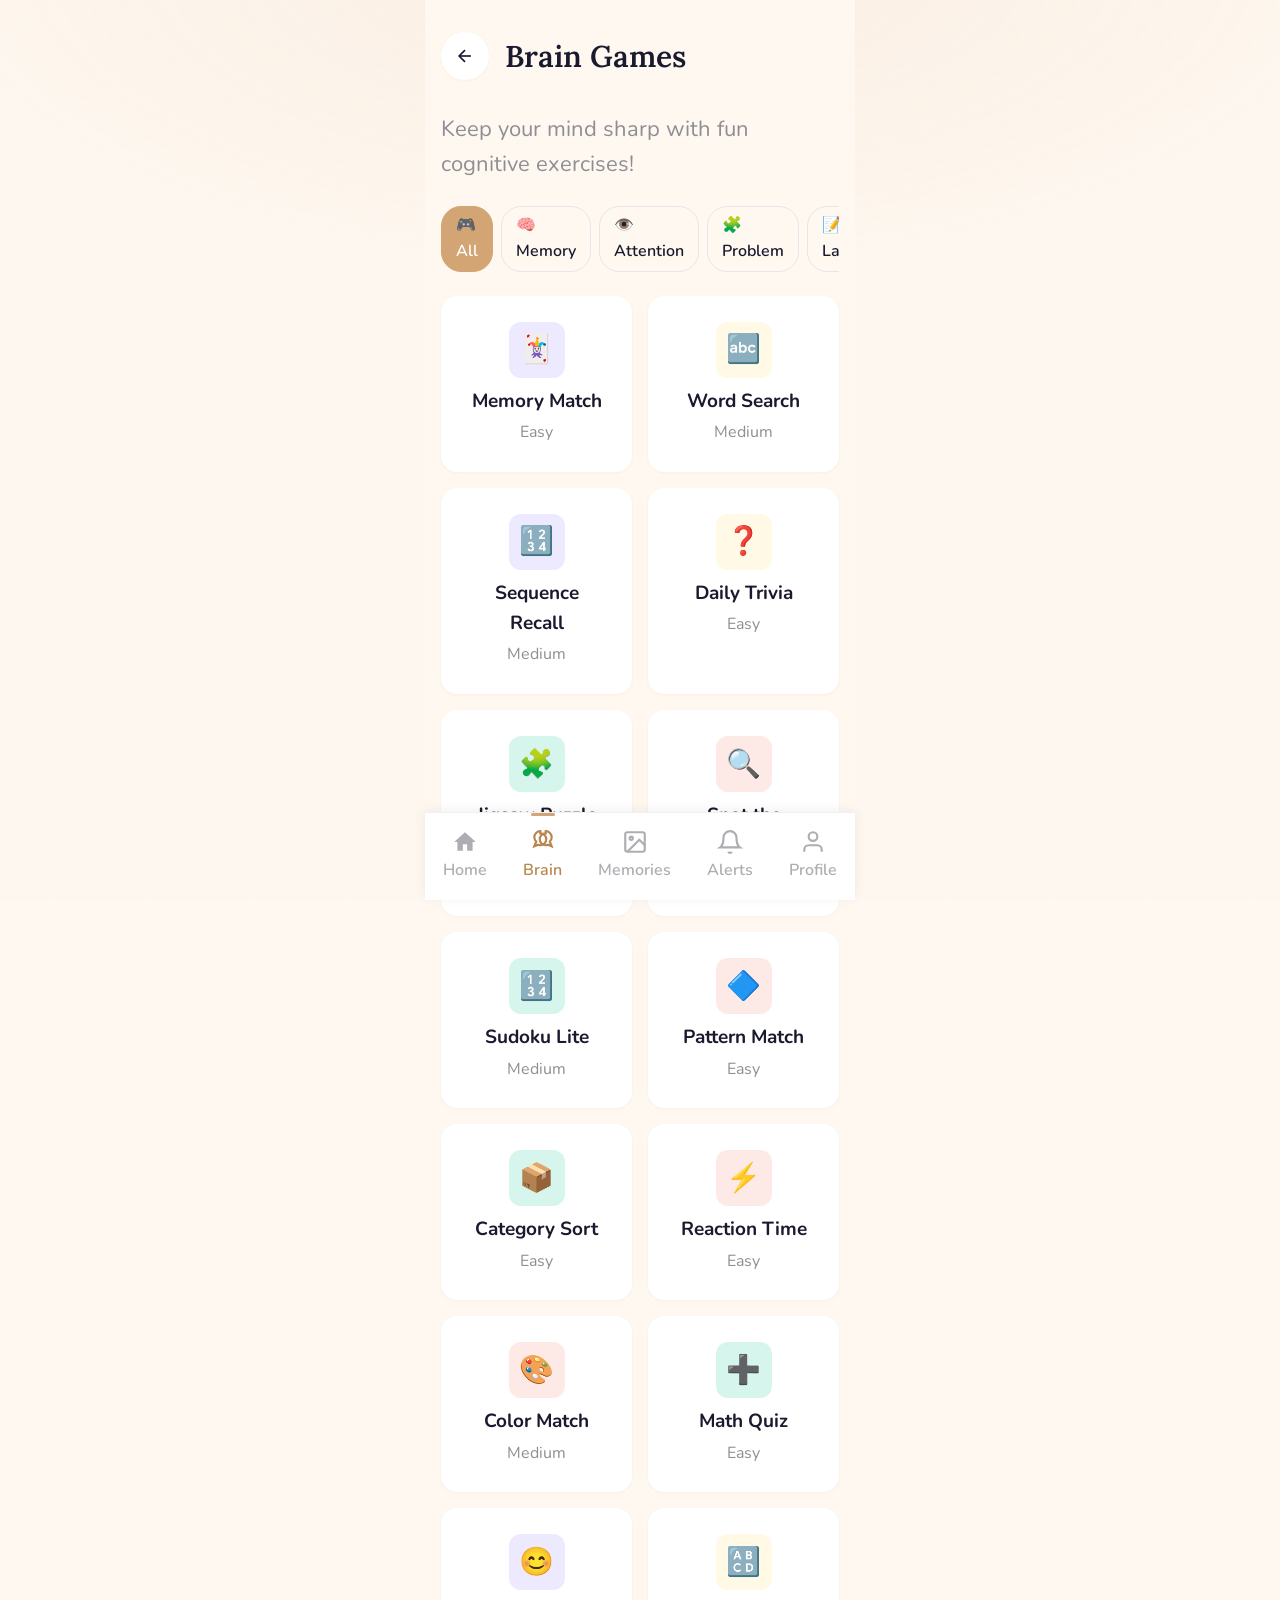
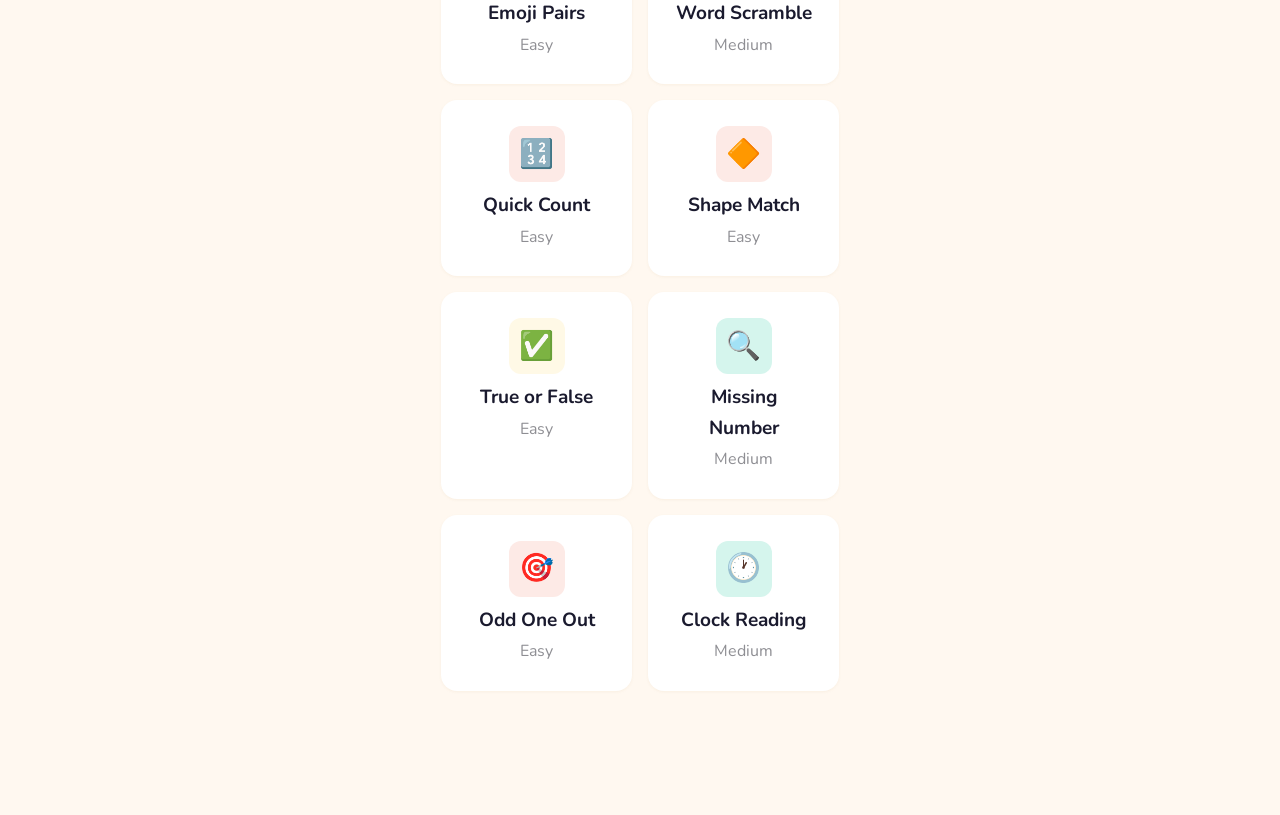
<file: games.html>
<!doctype html>
<html lang="en">
  <head>
    <meta charset="UTF-8" />
    <meta
      name="viewport"
      content="width=device-width, initial-scale=1.0, user-scalable=no"
    />
    <meta name="theme-color" content="#D4A574" />
    <title>Aurea — Brain Games</title>
    <link rel="preconnect" href="https://fonts.googleapis.com" />
    <link
      href="https://fonts.googleapis.com/css2?family=Lora:wght@500;600;700&family=Nunito:wght@400;600;700;800&display=swap"
      rel="stylesheet"
    />
    <link rel="manifest" href="/manifest.json" />
    <link rel="stylesheet" href="../assets/css/style.css" />
    <link rel="stylesheet" href="../assets/css/components.css" />
    <link rel="stylesheet" href="../assets/css/games.css" />
    <link rel="icon" type="image/png" href="/assets/icons/aurea.png" />
    <link rel="apple-touch-icon" href="/assets/icons/aurea.png" />
  </head>
  <body>
    <div class="app-container">
      <div class="page-content page-enter">
        <!-- Page Header -->
        <div class="page-header">
          <button class="back-btn" onclick="navigateTo('dashboard.html')">
            <svg
              viewBox="0 0 24 24"
              fill="none"
              stroke="currentColor"
              stroke-width="2"
            >
              <path d="M19 12H5" />
              <path d="M12 19l-7-7 7-7" />
            </svg>
          </button>
          <h1 class="page-header-title">Brain Games</h1>
        </div>

        <p class="text-body mb-lg">
          Keep your mind sharp with fun cognitive exercises!
        </p>

        <!-- Category Filter -->
        <div
          style="
            display: flex;
            gap: 8px;
            overflow-x: auto;
            margin-bottom: 20px;
            padding-bottom: 4px;
          "
        >
          <span class="chip active" onclick="filterGames('all', this)"
            >🎮 All</span
          >
          <span class="chip" onclick="filterGames('memory', this)"
            >🧠 Memory</span
          >
          <span class="chip" onclick="filterGames('attention', this)"
            >👁️ Attention</span
          >
          <span class="chip" onclick="filterGames('problem', this)"
            >🧩 Problem</span
          >
          <span class="chip" onclick="filterGames('language', this)"
            >📝 Language</span
          >
        </div>

        <!-- ===== GAMES HUB ===== -->
        <div class="games-grid" id="gamesGrid">
          <!-- Populated by JS -->
        </div>

        <!-- ===== GAME PLAY AREA (hidden until game starts) ===== -->
        <div id="gamePlayArea" class="hidden">
          <div class="game-header">
            <button class="btn btn-ghost btn-sm" onclick="exitGame()">
              ← Back
            </button>
            <div class="game-timer" id="gameTimer">
              <svg
                viewBox="0 0 24 24"
                fill="none"
                stroke="currentColor"
                stroke-width="2"
                width="20"
                height="20"
              >
                <circle cx="12" cy="12" r="10" />
                <polyline points="12 6 12 12 16 14" />
              </svg>
              <span id="timerDisplay">0:00</span>
            </div>
            <div class="game-score-display">
              ⭐ <span id="scoreDisplay">0</span>
            </div>
          </div>

          <div class="game-board" id="gameBoard">
            <!-- Game content rendered here -->
          </div>
        </div>

        <!-- ===== GAME COMPLETE ===== -->
        <div id="gameCompleteArea" class="hidden">
          <div class="game-complete">
            <div class="trophy">🏆</div>
            <h2>Well Done!</h2>
            <div class="final-score" id="finalScore">100</div>
            <div class="stats">
              <div class="stat-item">
                <div class="stat-value" id="finalTime">0:30</div>
                <div class="stat-label">Time</div>
              </div>
              <div class="stat-item">
                <div class="stat-value" id="finalMoves">12</div>
                <div class="stat-label">Moves</div>
              </div>
            </div>
            <div class="game-actions">
              <button class="btn btn-secondary" onclick="exitGame()">
                Back to Games
              </button>
              <button class="btn btn-primary" onclick="replayGame()">
                Play Again
              </button>
            </div>
          </div>
        </div>
      </div>
      <!-- /page-content -->

      <!-- Bottom Navigation -->
      <nav class="bottom-nav" id="bottomNav">
        <a href="dashboard.html" class="nav-item">
          <svg viewBox="0 0 24 24" fill="currentColor">
            <path d="M10 20v-6h4v6h5v-8h3L12 3 2 12h3v8z" />
          </svg>
          <span>Home</span>
        </a>
        <a href="games.html" class="nav-item active">
          <svg
            viewBox="0 0 24 24"
            fill="none"
            stroke="currentColor"
            stroke-width="2"
          >
            <path
              d="M9.5 2A5.5 5.5 0 0 0 4 7.5c0 1.58.67 3 1.74 4.01L4 16l3.5-1.5A5.5 5.5 0 0 0 9.5 15a5.5 5.5 0 0 0 0-11v-2z"
            />
            <path
              d="M14.5 2A5.5 5.5 0 0 1 20 7.5c0 1.58-.67 3-1.74 4.01L20 16l-3.5-1.5A5.5 5.5 0 0 1 14.5 15a5.5 5.5 0 0 1 0-11v-2z"
            />
          </svg>
          <span>Brain</span>
        </a>
        <a href="memory.html" class="nav-item">
          <svg
            viewBox="0 0 24 24"
            fill="none"
            stroke="currentColor"
            stroke-width="2"
          >
            <rect x="3" y="3" width="18" height="18" rx="2" ry="2" />
            <circle cx="8.5" cy="8.5" r="1.5" />
            <polyline points="21 15 16 10 5 21" />
          </svg>
          <span>Memories</span>
        </a>
        <a href="alerts.html" class="nav-item">
          <svg
            viewBox="0 0 24 24"
            fill="none"
            stroke="currentColor"
            stroke-width="2"
          >
            <path d="M18 8A6 6 0 0 0 6 8c0 7-3 9-3 9h18s-3-2-3-9" />
            <path d="M13.73 21a2 2 0 0 1-3.46 0" />
          </svg>
          <span>Alerts</span>
        </a>
        <a href="profile.html" class="nav-item">
          <svg
            viewBox="0 0 24 24"
            fill="none"
            stroke="currentColor"
            stroke-width="2"
          >
            <path d="M20 21v-2a4 4 0 0 0-4-4H8a4 4 0 0 0-4 4v2" />
            <circle cx="12" cy="7" r="4" />
          </svg>
          <span>Profile</span>
        </a>
      </nav>
    </div>

    <div class="toast-container" id="toastContainer"></div>

    <script src="../assets/js/firebase-config.js"></script>
    <script src="../assets/js/app.js"></script>
    <script src="../assets/js/automation.js"></script>
    <script src="../assets/js/games.js"></script>
  </body>
</html>
</file>
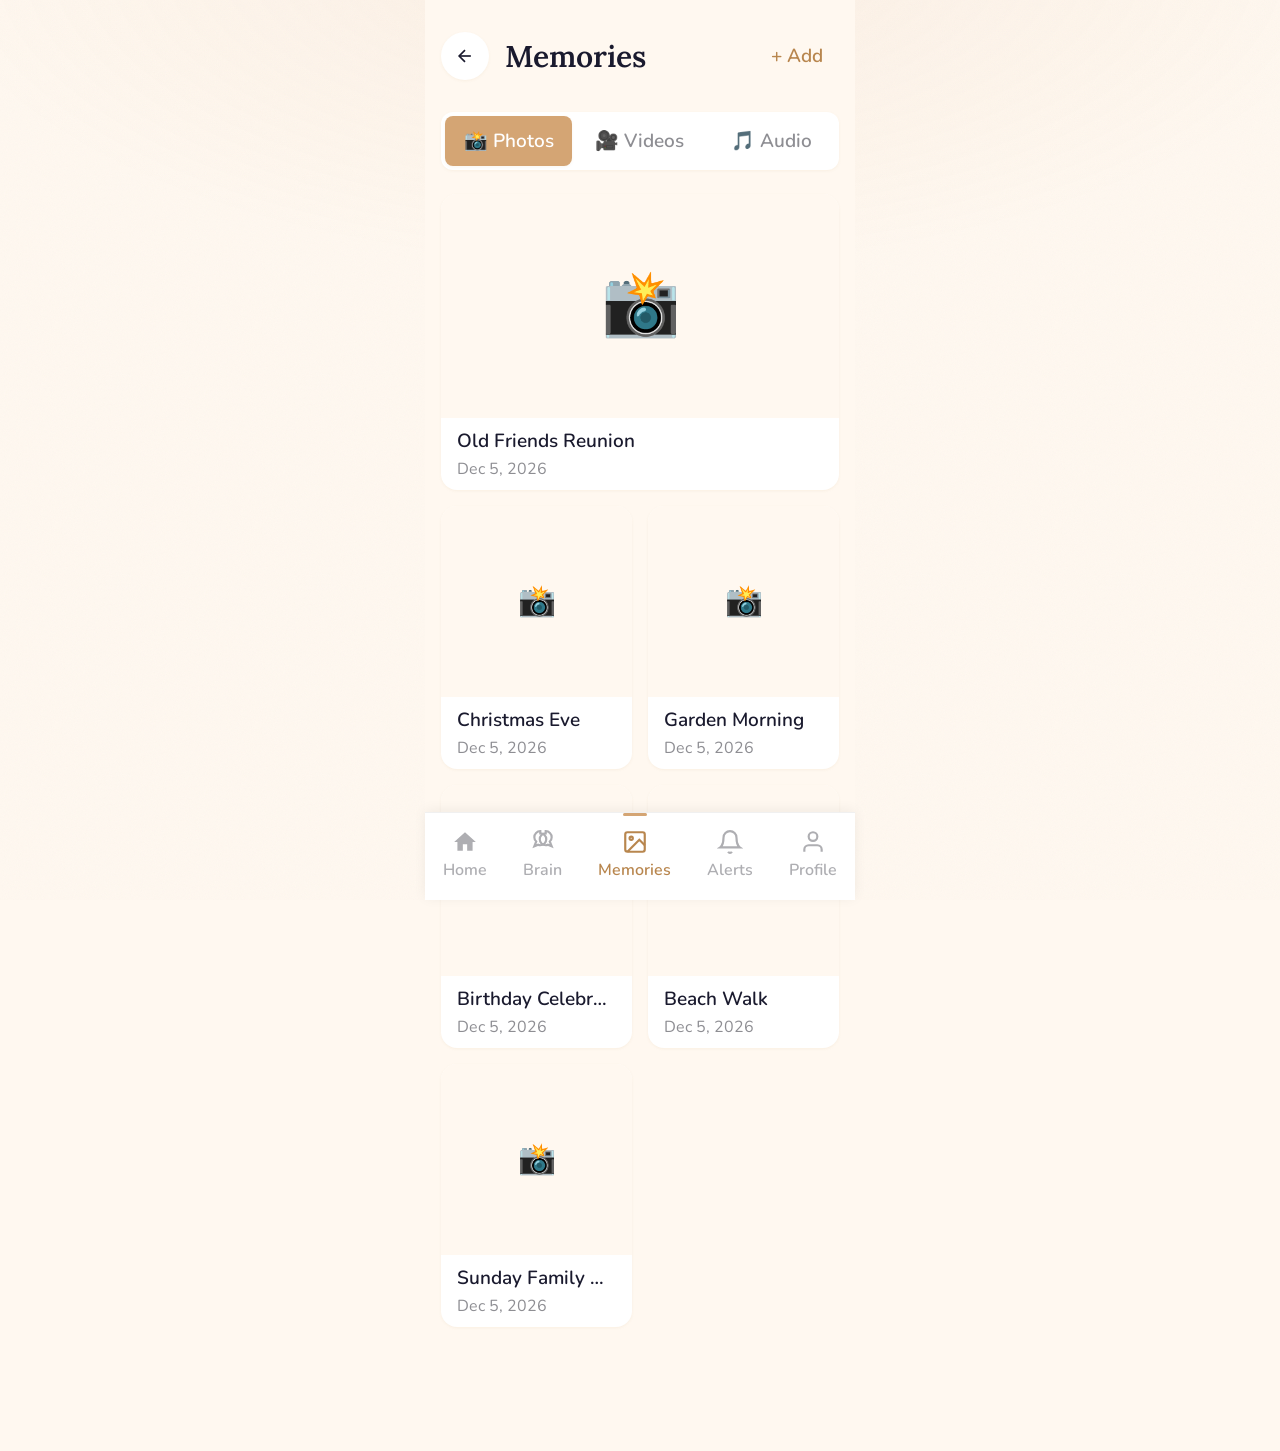
<file: memory.html>
<!doctype html>
<html lang="en">
  <head>
    <meta charset="UTF-8" />
    <meta
      name="viewport"
      content="width=device-width, initial-scale=1.0, user-scalable=no"
    />
    <meta name="theme-color" content="#D4A574" />
    <title>Aurea — Memory Recall</title>
    <link rel="preconnect" href="https://fonts.googleapis.com" />
    <link
      href="https://fonts.googleapis.com/css2?family=Lora:wght@500;600;700&family=Nunito:wght@400;600;700;800&display=swap"
      rel="stylesheet"
    />
    <link rel="manifest" href="manifest.json" />
    <link rel="stylesheet" href="assets/css/style.css" />
    <link rel="stylesheet" href="assets/css/components.css" />
    <link rel="stylesheet" href="assets/css/memory.css" />
    <link rel="icon" type="image/png" href="assets/icons/aurea.png" />
    <link rel="apple-touch-icon" href="assets/icons/aurea.png" />
  </head>
  <body>
    <div class="app-container">
      <div class="page-content page-enter">
        <!-- Page Header -->
        <div class="page-header">
          <button class="back-btn" onclick="navigateTo('dashboard.html')">
            <svg
              viewBox="0 0 24 24"
              fill="none"
              stroke="currentColor"
              stroke-width="2"
            >
              <path d="M19 12H5" />
              <path d="M12 19l-7-7 7-7" />
            </svg>
          </button>
          <h1 class="page-header-title">Memories</h1>
          <div class="page-header-right">
            <button
              class="btn btn-ghost btn-sm"
              id="addMemoryBtn"
              onclick="
                document.getElementById('inlineUploadForm').style.display =
                  'block'
              "
            >
              + Add
            </button>
          </div>
        </div>

        <!-- Tab Bar -->
        <div class="tab-bar">
          <div
            class="tab-item active"
            onclick="switchMemoryTab('photos')"
            id="tabPhotos"
          >
            📸 Photos
          </div>
          <div
            class="tab-item"
            onclick="switchMemoryTab('videos')"
            id="tabVideos"
          >
            🎥 Videos
          </div>
          <div
            class="tab-item"
            onclick="switchMemoryTab('audio')"
            id="tabAudio"
          >
            🎵 Audio
          </div>
        </div>

        <!-- ===== INLINE UPLOAD FORM ===== -->
        <div
          id="inlineUploadForm"
          style="
            display: none;
            background: var(--color-bg-card);
            border-radius: var(--radius-lg);
            padding: 20px;
            margin-bottom: 16px;
            box-shadow: var(--shadow-md);
            animation: slideDown 0.3s ease;
          "
        >
          <div
            style="
              display: flex;
              justify-content: space-between;
              align-items: center;
              margin-bottom: 16px;
            "
          >
            <h2 style="font-size: 18px; font-weight: 700; margin: 0">
              Add Memory
            </h2>
            <button
              onclick="closeInlineUpload()"
              style="
                background: none;
                border: none;
                font-size: 22px;
                cursor: pointer;
                color: var(--color-text-secondary);
                padding: 4px 8px;
              "
            >
              ✕
            </button>
          </div>

          <div class="input-group">
            <label for="memoryTitle">Title</label>
            <input
              type="text"
              id="memoryTitle"
              class="input-field"
              placeholder="e.g., Family Reunion 2024"
            />
          </div>

          <div class="input-group">
            <label for="memoryDesc">Description (optional)</label>
            <input
              type="text"
              id="memoryDesc"
              class="input-field"
              placeholder="What makes this memory special?"
            />
          </div>

          <div class="input-group">
            <div class="label-text">Tags</div>
            <div style="display: flex; flex-wrap: wrap; gap: 8px">
              <span
                class="chip active"
                onclick="toggleTag(this)"
                data-tag="family"
                >👨‍👩‍👧 Family</span
              >
              <span class="chip" onclick="toggleTag(this)" data-tag="friends"
                >👫 Friends</span
              >
              <span
                class="chip"
                onclick="toggleTag(this)"
                data-tag="celebration"
                >🎉 Celebration</span
              >
              <span class="chip" onclick="toggleTag(this)" data-tag="travel"
                >✈️ Travel</span
              >
              <span class="chip" onclick="toggleTag(this)" data-tag="nature"
                >🌿 Nature</span
              >
              <span class="chip" onclick="toggleTag(this)" data-tag="food"
                >🍽️ Food</span
              >
            </div>
          </div>

          <div
            class="upload-area"
            onclick="document.getElementById('fileInput').click()"
            style="position: relative"
          >
            <svg
              viewBox="0 0 24 24"
              fill="none"
              stroke="currentColor"
              stroke-width="1.5"
            >
              <path d="M21 15v4a2 2 0 0 1-2 2H5a2 2 0 0 1-2-2v-4" />
              <polyline points="17 8 12 3 7 8" />
              <line x1="12" y1="3" x2="12" y2="15" />
            </svg>
            <h3>Tap to Upload</h3>
            <p>Photos, videos, or audio files</p>
            <input
              type="file"
              id="fileInput"
              accept="image/*,video/*,audio/*"
              onchange="handleFileUpload(event)"
              style="
                opacity: 0;
                position: absolute;
                inset: 0;
                width: 100%;
                height: 100%;
                cursor: pointer;
              "
            />
          </div>

          <div
            id="uploadPreview"
            class="hidden"
            style="margin-bottom: 16px; text-align: center"
          >
            <img
              id="previewImage"
              style="max-height: 200px; border-radius: 12px; display: none"
            />
            <p
              id="previewFilename"
              style="font-size: 13px; color: var(--color-text-secondary)"
            ></p>
          </div>

          <div style="display: flex; gap: 12px">
            <button
              class="btn btn-secondary"
              style="flex: 1"
              onclick="closeInlineUpload()"
            >
              Cancel
            </button>
            <button
              class="btn btn-primary"
              style="flex: 1"
              onclick="saveMemory()"
              id="saveMemoryBtn"
            >
              Save Memory
            </button>
          </div>
        </div>

        <!-- ===== PHOTOS TAB ===== -->
        <div id="photosSection">
          <div class="memory-grid" id="photosGrid">
            <!-- Populated by JS -->
          </div>
          <div class="empty-state hidden" id="photosEmpty">
            <svg
              viewBox="0 0 24 24"
              fill="none"
              stroke="currentColor"
              stroke-width="1.5"
            >
              <rect x="3" y="3" width="18" height="18" rx="2" ry="2" />
              <circle cx="8.5" cy="8.5" r="1.5" />
              <polyline points="21 15 16 10 5 21" />
            </svg>
            <h3>No Photos Yet</h3>
            <p>Add your favorite memories to revisit anytime</p>
            <button
              class="btn btn-primary btn-sm"
              onclick="showUploadModal('photo')"
            >
              📸 Add Photo
            </button>
          </div>
        </div>

        <!-- ===== VIDEOS TAB ===== -->
        <div id="videosSection" class="hidden">
          <div class="memory-grid" id="videosGrid"></div>
          <div class="empty-state hidden" id="videosEmpty">
            <svg
              viewBox="0 0 24 24"
              fill="none"
              stroke="currentColor"
              stroke-width="1.5"
            >
              <polygon points="23 7 16 12 23 17 23 7" />
              <rect x="1" y="5" width="15" height="14" rx="2" ry="2" />
            </svg>
            <h3>No Videos Yet</h3>
            <p>Add video memories to watch anytime</p>
            <button
              class="btn btn-primary btn-sm"
              onclick="showUploadModal('video')"
            >
              🎥 Add Video
            </button>
          </div>
        </div>

        <!-- ===== AUDIO TAB ===== -->
        <div id="audioSection" class="hidden">
          <div id="audioList"></div>
          <div class="empty-state hidden" id="audioEmpty">
            <svg
              viewBox="0 0 24 24"
              fill="none"
              stroke="currentColor"
              stroke-width="1.5"
            >
              <path d="M9 18V5l12-2v13" />
              <circle cx="6" cy="18" r="3" />
              <circle cx="18" cy="16" r="3" />
            </svg>
            <h3>No Audio Yet</h3>
            <p>Add voice recordings or favorite songs</p>
            <button
              class="btn btn-primary btn-sm"
              onclick="showUploadModal('audio')"
            >
              🎵 Add Audio
            </button>
          </div>
        </div>
      </div>
      <!-- /page-content -->

      <!-- Bottom Navigation -->
      <nav class="bottom-nav">
        <a href="dashboard.html" class="nav-item">
          <svg viewBox="0 0 24 24" fill="currentColor">
            <path d="M10 20v-6h4v6h5v-8h3L12 3 2 12h3v8z" />
          </svg>
          <span>Home</span>
        </a>
        <a href="games.html" class="nav-item">
          <svg
            viewBox="0 0 24 24"
            fill="none"
            stroke="currentColor"
            stroke-width="2"
          >
            <path
              d="M9.5 2A5.5 5.5 0 0 0 4 7.5c0 1.58.67 3 1.74 4.01L4 16l3.5-1.5A5.5 5.5 0 0 0 9.5 15a5.5 5.5 0 0 0 0-11v-2z"
            />
            <path
              d="M14.5 2A5.5 5.5 0 0 1 20 7.5c0 1.58-.67 3-1.74 4.01L20 16l-3.5-1.5A5.5 5.5 0 0 1 14.5 15a5.5 5.5 0 0 1 0-11v-2z"
            />
          </svg>
          <span>Brain</span>
        </a>
        <a href="memory.html" class="nav-item active">
          <svg
            viewBox="0 0 24 24"
            fill="none"
            stroke="currentColor"
            stroke-width="2"
          >
            <rect x="3" y="3" width="18" height="18" rx="2" ry="2" />
            <circle cx="8.5" cy="8.5" r="1.5" />
            <polyline points="21 15 16 10 5 21" />
          </svg>
          <span>Memories</span>
        </a>
        <a href="alerts.html" class="nav-item">
          <svg
            viewBox="0 0 24 24"
            fill="none"
            stroke="currentColor"
            stroke-width="2"
          >
            <path d="M18 8A6 6 0 0 0 6 8c0 7-3 9-3 9h18s-3-2-3-9" />
            <path d="M13.73 21a2 2 0 0 1-3.46 0" />
          </svg>
          <span>Alerts</span>
        </a>
        <a href="profile.html" class="nav-item">
          <svg
            viewBox="0 0 24 24"
            fill="none"
            stroke="currentColor"
            stroke-width="2"
          >
            <path d="M20 21v-2a4 4 0 0 0-4-4H8a4 4 0 0 0-4 4v2" />
            <circle cx="12" cy="7" r="4" />
          </svg>
          <span>Profile</span>
        </a>
      </nav>
    </div>

    <!-- Media Viewer -->
    <div class="media-viewer" id="mediaViewer">
      <button class="close-btn" onclick="closeMediaViewer()">
        <svg
          viewBox="0 0 24 24"
          fill="none"
          stroke="currentColor"
          stroke-width="2"
          width="24"
          height="24"
        >
          <line x1="18" y1="6" x2="6" y2="18" />
          <line x1="6" y1="6" x2="18" y2="18" />
        </svg>
      </button>
      <img id="viewerImage" style="display: none" />
      <video id="viewerVideo" controls style="display: none"></video>
      <div class="caption">
        <h3 id="viewerTitle"></h3>
        <p id="viewerDesc"></p>
      </div>
    </div>

    <!-- Toast Container -->
    <div class="toast-container" id="toastContainer"></div>

    <script src="assets/js/firebase-config.js"></script>
    <script src="assets/js/app.js"></script>
    <script src="assets/js/automation.js"></script>
    <script src="assets/js/memory.js"></script>
  </body>
</html>
</file>
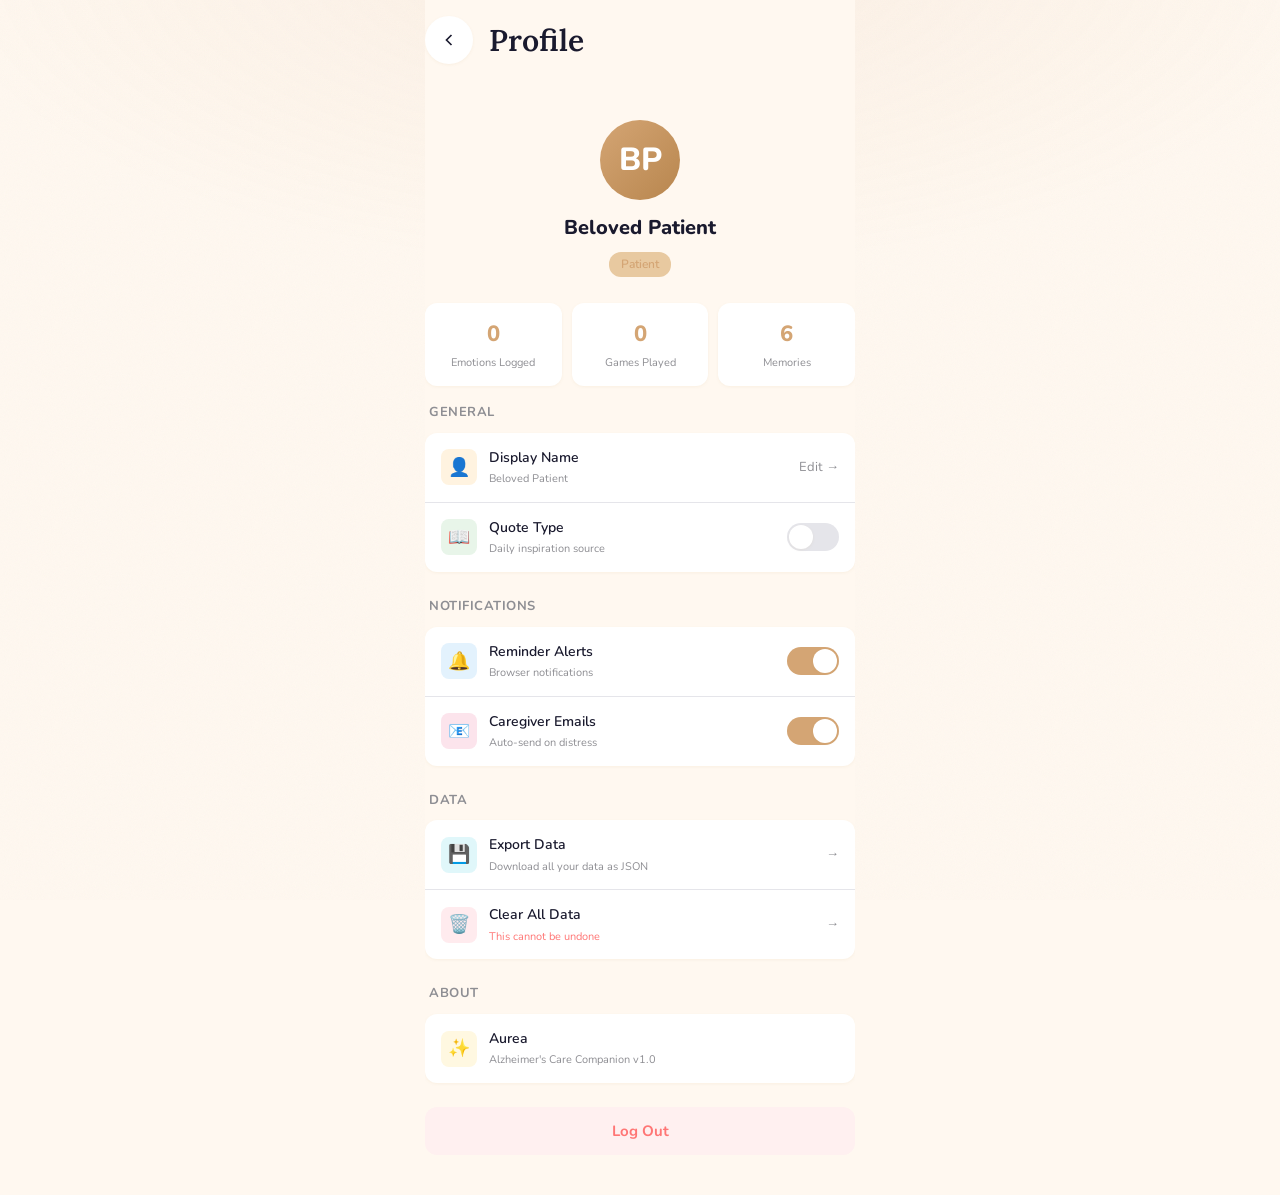
<file: profile.html>
<!doctype html>
<html lang="en">
  <head>
    <meta charset="UTF-8" />
    <meta
      name="viewport"
      content="width=device-width, initial-scale=1.0, maximum-scale=1"
    />
    <meta name="theme-color" content="#D4A574" />
    <title>Profile — Aurea</title>
    <link rel="manifest" href="/manifest.json" />
    <link rel="preconnect" href="https://fonts.googleapis.com" />
    <link
      href="https://fonts.googleapis.com/css2?family=Lora:wght@500;600;700&family=Nunito:wght@400;600;700;800&display=swap"
      rel="stylesheet"
    />
    <link rel="stylesheet" href="../assets/css/style.css" />
    <link rel="stylesheet" href="../assets/css/components.css" />
    <link rel="icon" type="image/png" href="/assets/icons/aurea.png" />
    <link rel="apple-touch-icon" href="/assets/icons/aurea.png" />
    <style>
      .profile-header {
        text-align: center;
        padding: 24px 0;
      }
      .profile-avatar {
        width: 80px;
        height: 80px;
        border-radius: 50%;
        background: var(--gradient-primary);
        color: white;
        display: flex;
        align-items: center;
        justify-content: center;
        font-size: 32px;
        font-weight: 800;
        margin: 0 auto 12px;
      }
      .profile-name {
        font-size: 20px;
        font-weight: 800;
        color: var(--color-text);
      }
      .profile-role {
        display: inline-block;
        font-size: 12px;
        font-weight: 600;
        background: var(--color-primary-light);
        color: var(--color-primary);
        padding: 3px 12px;
        border-radius: 12px;
        margin-top: 4px;
      }

      .settings-section {
        margin-bottom: 24px;
      }
      .settings-title {
        font-size: 13px;
        font-weight: 700;
        color: var(--color-text-secondary);
        text-transform: uppercase;
        letter-spacing: 0.5px;
        margin-bottom: 10px;
        padding: 0 4px;
      }
      .settings-card {
        background: var(--color-bg-card);
        border-radius: var(--radius-md);
        overflow: hidden;
        box-shadow: var(--shadow-sm);
      }
      .settings-item {
        display: flex;
        align-items: center;
        justify-content: space-between;
        padding: 14px 16px;
        border-bottom: 1px solid var(--color-border);
        cursor: pointer;
        transition: background 0.2s;
      }
      .settings-item:last-child {
        border-bottom: none;
      }
      .settings-item:active {
        background: var(--color-bg-elevated);
      }
      .settings-item-left {
        display: flex;
        align-items: center;
        gap: 12px;
      }
      .settings-icon {
        width: 36px;
        height: 36px;
        border-radius: var(--radius-sm);
        display: flex;
        align-items: center;
        justify-content: center;
        font-size: 18px;
      }
      .settings-label {
        font-size: 14px;
        font-weight: 600;
        color: var(--color-text);
      }
      .settings-desc {
        font-size: 11px;
        color: var(--color-text-secondary);
        margin-top: 1px;
      }
      .settings-value {
        font-size: 13px;
        color: var(--color-text-secondary);
      }

      .stat-row {
        display: flex;
        gap: 10px;
        margin-bottom: 16px;
      }
      .stat-card {
        flex: 1;
        background: var(--color-bg-card);
        border-radius: var(--radius-md);
        padding: 14px;
        text-align: center;
        box-shadow: var(--shadow-sm);
      }
      .stat-card .num {
        font-size: 22px;
        font-weight: 800;
        color: var(--color-primary);
      }
      .stat-card .lbl {
        font-size: 11px;
        color: var(--color-text-secondary);
        margin-top: 2px;
      }

      .logout-btn {
        display: block;
        width: 100%;
        padding: 14px;
        margin: 20px 0 40px;
        background: #fff0f0;
        border: none;
        border-radius: var(--radius-md);
        color: var(--color-danger);
        font-size: 15px;
        font-weight: 700;
        cursor: pointer;
        transition: all 0.2s;
      }
      .logout-btn:active {
        background: #ffe0e0;
      }
    </style>
  </head>
  <body>
    <div class="app-container">
      <!-- Header -->
      <div class="page-header">
        <button class="back-btn" onclick="navigateTo('dashboard.html')">
          <svg
            width="24"
            height="24"
            viewBox="0 0 24 24"
            fill="none"
            stroke="currentColor"
            stroke-width="2"
          >
            <path d="M15 18l-6-6 6-6" />
          </svg>
        </button>
        <h1 class="text-h2">Profile</h1>
        <div style="width: 40px"></div>
      </div>

      <!-- Profile Header -->
      <div class="profile-header">
        <div class="profile-avatar" id="profileAvatar">A</div>
        <div class="profile-name" id="profileName">User</div>
        <div class="profile-role" id="profileRole">Patient</div>
      </div>

      <!-- Stats -->
      <div class="stat-row">
        <div class="stat-card">
          <div class="num" id="statEmotions">0</div>
          <div class="lbl">Emotions Logged</div>
        </div>
        <div class="stat-card">
          <div class="num" id="statGames">0</div>
          <div class="lbl">Games Played</div>
        </div>
        <div class="stat-card">
          <div class="num" id="statMemories">0</div>
          <div class="lbl">Memories</div>
        </div>
      </div>

      <!-- General Settings -->
      <div class="settings-section">
        <div class="settings-title">General</div>
        <div class="settings-card">
          <div class="settings-item" onclick="editProfileName()">
            <div class="settings-item-left">
              <div class="settings-icon" style="background: #fff3e0">👤</div>
              <div>
                <div class="settings-label">Display Name</div>
                <div class="settings-desc" id="settingName">Not set</div>
              </div>
            </div>
            <span class="settings-value">Edit →</span>
          </div>
          <div class="settings-item">
            <div class="settings-item-left">
              <div class="settings-icon" style="background: #e8f5e9">📖</div>
              <div>
                <div class="settings-label">Quote Type</div>
                <div class="settings-desc">Daily inspiration source</div>
              </div>
            </div>
            <label class="toggle">
              <input
                type="checkbox"
                id="quoteToggle"
                onchange="toggleQuotePref()"
              />
              <span class="toggle-slider"></span>
            </label>
          </div>
        </div>
      </div>

      <!-- Notifications -->
      <div class="settings-section">
        <div class="settings-title">Notifications</div>
        <div class="settings-card">
          <div class="settings-item">
            <div class="settings-item-left">
              <div class="settings-icon" style="background: #e3f2fd">🔔</div>
              <div>
                <div class="settings-label">Reminder Alerts</div>
                <div class="settings-desc">Browser notifications</div>
              </div>
            </div>
            <label class="toggle">
              <input
                type="checkbox"
                id="notifToggle"
                onchange="toggleNotifPref()"
              />
              <span class="toggle-slider"></span>
            </label>
          </div>
          <div class="settings-item">
            <div class="settings-item-left">
              <div class="settings-icon" style="background: #fce4ec">📧</div>
              <div>
                <div class="settings-label">Caregiver Emails</div>
                <div class="settings-desc">Auto-send on distress</div>
              </div>
            </div>
            <label class="toggle">
              <input
                type="checkbox"
                id="emailToggle"
                onchange="toggleEmailPref()"
              />
              <span class="toggle-slider"></span>
            </label>
          </div>
        </div>
      </div>

      <!-- Data -->
      <div class="settings-section">
        <div class="settings-title">Data</div>
        <div class="settings-card">
          <div class="settings-item" onclick="exportData()">
            <div class="settings-item-left">
              <div class="settings-icon" style="background: #e0f7fa">💾</div>
              <div>
                <div class="settings-label">Export Data</div>
                <div class="settings-desc">Download all your data as JSON</div>
              </div>
            </div>
            <span class="settings-value">→</span>
          </div>
          <div class="settings-item" onclick="clearAllData()">
            <div class="settings-item-left">
              <div class="settings-icon" style="background: #ffebee">🗑️</div>
              <div>
                <div class="settings-label">Clear All Data</div>
                <div class="settings-desc" style="color: var(--color-danger)">
                  This cannot be undone
                </div>
              </div>
            </div>
            <span class="settings-value">→</span>
          </div>
        </div>
      </div>

      <!-- About -->
      <div class="settings-section">
        <div class="settings-title">About</div>
        <div class="settings-card">
          <div class="settings-item">
            <div class="settings-item-left">
              <div class="settings-icon" style="background: #fff8e1">✨</div>
              <div>
                <div class="settings-label">Aurea</div>
                <div class="settings-desc">Alzheimer's Care Companion v1.0</div>
              </div>
            </div>
          </div>
        </div>
      </div>

      <button class="logout-btn" onclick="handleLogout()">Log Out</button>
    </div>

    <script src="../assets/js/firebase-config.js"></script>
    <script src="../assets/js/app.js"></script>
    <div class="toast-container" id="toastContainer"></div>
    <script>
      // ---- Profile Init ----
      document.addEventListener("DOMContentLoaded", () => {
        const user = db.getUser();
        if (user) {
          const initials = (user.name || "A")
            .split(" ")
            .map((n) => n[0])
            .join("")
            .toUpperCase()
            .slice(0, 2);
          document.getElementById("profileAvatar").textContent = initials;
          document.getElementById("profileName").textContent =
            user.name || "User";
          document.getElementById("profileRole").textContent =
            user.role === "caregiver" ? "Caregiver" : "Patient";
          document.getElementById("settingName").textContent =
            user.name || "Not set";
        }

        // Stats
        const emotions = JSON.parse(
          localStorage.getItem("aurea_emotions") || "[]",
        );
        const gameScores = JSON.parse(
          localStorage.getItem("aurea_game_scores") || "[]",
        );
        const memories = db.getMemories();
        document.getElementById("statEmotions").textContent = emotions.length;
        document.getElementById("statGames").textContent = gameScores.length;
        document.getElementById("statMemories").textContent = memories.length;

        // Settings
        const settings = db.getSettings();
        document.getElementById("quoteToggle").checked =
          settings.quoteType === "bible";
        document.getElementById("notifToggle").checked =
          settings.notifications !== false;
        document.getElementById("emailToggle").checked =
          settings.emailAlerts !== false;
      });

      function editProfileName() {
        const newName = prompt("Enter your display name:");
        if (newName && newName.trim()) {
          const user = db.getUser() || {};
          user.name = newName.trim();
          db.setUser(user);
          document.getElementById("profileName").textContent = user.name;
          document.getElementById("settingName").textContent = user.name;
          const initials = user.name
            .split(" ")
            .map((n) => n[0])
            .join("")
            .toUpperCase()
            .slice(0, 2);
          document.getElementById("profileAvatar").textContent = initials;
          showToast("Name updated!");
        }
      }

      function toggleQuotePref() {
        const settings = db.getSettings();
        settings.quoteType = document.getElementById("quoteToggle").checked
          ? "bible"
          : "motivational";
        db.saveSettings(settings);
      }

      function toggleNotifPref() {
        const settings = db.getSettings();
        settings.notifications = document.getElementById("notifToggle").checked;
        db.saveSettings(settings);
        if (settings.notifications) requestNotificationPermission();
      }

      function toggleEmailPref() {
        const settings = db.getSettings();
        settings.emailAlerts = document.getElementById("emailToggle").checked;
        db.saveSettings(settings);
      }

      function exportData() {
        const data = {};
        for (let i = 0; i < localStorage.length; i++) {
          const key = localStorage.key(i);
          if (key.startsWith("aurea_")) {
            try {
              data[key] = JSON.parse(localStorage.getItem(key));
            } catch {
              data[key] = localStorage.getItem(key);
            }
          }
        }
        const blob = new Blob([JSON.stringify(data, null, 2)], {
          type: "application/json",
        });
        const a = document.createElement("a");
        a.href = URL.createObjectURL(blob);
        a.download =
          "aurea-data-" + new Date().toISOString().split("T")[0] + ".json";
        a.click();
        showToast("Data exported!");
      }

      function clearAllData() {
        if (!confirm("This will delete ALL your data. Are you sure?")) return;
        if (!confirm("Really? This cannot be undone!")) return;
        const keys = [];
        for (let i = 0; i < localStorage.length; i++) {
          const key = localStorage.key(i);
          if (key.startsWith("aurea_")) keys.push(key);
        }
        keys.forEach((k) => localStorage.removeItem(k));
        showToast("All data cleared");
        setTimeout(() => (window.location.href = "index.html"), 1000);
      }

      function handleLogout() {
        localStorage.removeItem("aurea_current_user");
        window.location.href = "index.html";
      }
    </script>
  </body>
</html>
</file>
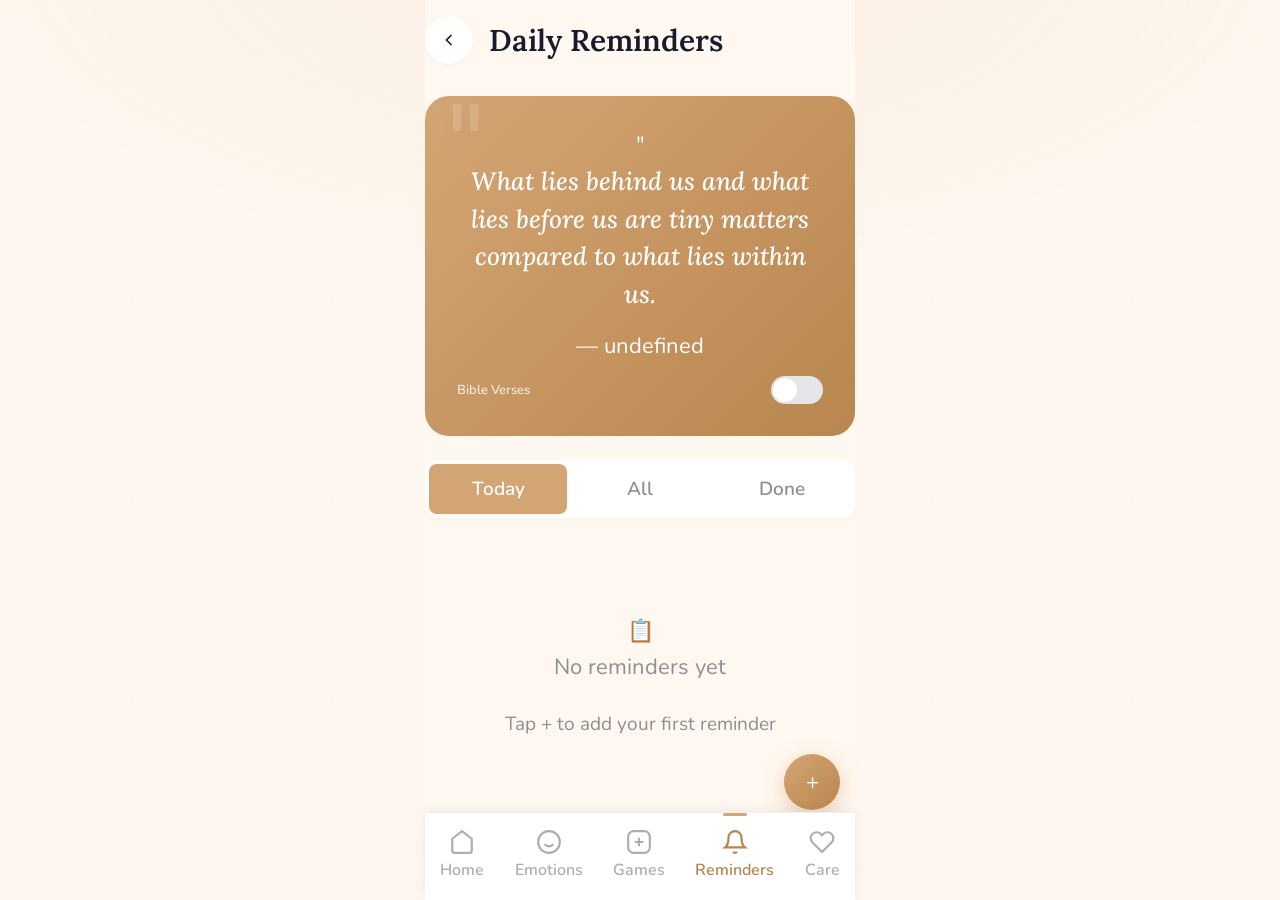
<file: reminders.html>
<!doctype html>
<html lang="en">
  <head>
    <meta charset="UTF-8" />
    <meta
      name="viewport"
      content="width=device-width, initial-scale=1.0, maximum-scale=1"
    />
    <meta name="theme-color" content="#D4A574" />
    <title>Reminders — Aurea</title>
    <link rel="manifest" href="/manifest.json" />
    <link rel="preconnect" href="https://fonts.googleapis.com" />
    <link
      href="https://fonts.googleapis.com/css2?family=Lora:wght@500;600;700&family=Nunito:wght@400;600;700;800&display=swap"
      rel="stylesheet"
    />
    <link rel="stylesheet" href="../assets/css/style.css" />
    <link rel="stylesheet" href="../assets/css/components.css" />
    <link rel="stylesheet" href="../assets/css/reminders.css" />
    <link rel="icon" type="image/png" href="/assets/icons/aurea.png" />
    <link rel="apple-touch-icon" href="/assets/icons/aurea.png" />
  </head>
  <body>
    <div class="app-container">
      <!-- Header -->
      <div class="page-header">
        <button class="back-btn" onclick="navigateTo('dashboard.html')">
          <svg
            width="24"
            height="24"
            viewBox="0 0 24 24"
            fill="none"
            stroke="currentColor"
            stroke-width="2"
          >
            <path d="M15 18l-6-6 6-6" />
          </svg>
        </button>
        <h1 class="text-h2">Daily Reminders</h1>
        <div style="width: 40px"></div>
      </div>

      <!-- Today's Quote Card -->
      <div class="quote-card" id="quoteCard">
        <div class="quote-mark">"</div>
        <p class="quote-text" id="quoteText">Loading...</p>
        <p class="quote-source" id="quoteSource"></p>
        <div style="margin-top: 12px">
          <label class="toggle-label">
            <span style="font-size: 13px; color: rgba(255, 255, 255, 0.8)"
              >Bible Verses</span
            >
            <label class="toggle">
              <input
                type="checkbox"
                id="quoteTypeToggle"
                onchange="toggleQuoteType()"
              />
              <span class="toggle-slider"></span>
            </label>
          </label>
        </div>
      </div>

      <!-- Tabs -->
      <div class="tab-bar" style="margin-top: 16px">
        <button class="tab active" onclick="switchReminderTab('today', this)">
          Today
        </button>
        <button class="tab" onclick="switchReminderTab('all', this)">
          All
        </button>
        <button class="tab" onclick="switchReminderTab('completed', this)">
          Done
        </button>
      </div>

      <!-- Reminder List -->
      <div class="reminder-list" id="reminderList">
        <!-- Populated by JS -->
      </div>

      <!-- Empty State -->
      <div class="empty-state hidden" id="emptyReminders">
        <div class="empty-icon">📋</div>
        <p class="text-body">No reminders yet</p>
        <p class="text-caption">Tap + to add your first reminder</p>
      </div>

      <!-- FAB -->
      <button class="fab" onclick="showAddReminder()">+</button>

      <!-- Add/Edit Reminder Modal -->
      <div class="modal" id="reminderModal">
        <div class="modal-backdrop" onclick="closeReminderModal()"></div>
        <div class="modal-content">
          <div class="modal-header">
            <h2 class="text-h3" id="reminderModalTitle">Add Reminder</h2>
            <button class="modal-close" onclick="closeReminderModal()">
              ✕
            </button>
          </div>

          <form id="reminderForm" onsubmit="saveReminder(event)">
            <div class="form-group">
              <label class="form-label">Title</label>
              <input
                type="text"
                class="form-input"
                id="reminderTitle"
                placeholder="e.g., Take medicine"
                required
              />
            </div>

            <div class="form-group">
              <label class="form-label">Time</label>
              <input
                type="time"
                class="form-input"
                id="reminderTime"
                required
              />
            </div>

            <div class="form-group">
              <label class="form-label">Category</label>
              <div class="category-chips">
                <button
                  type="button"
                  class="chip active"
                  data-cat="medication"
                  onclick="selectCategory('medication', this)"
                >
                  💊 Medication
                </button>
                <button
                  type="button"
                  class="chip"
                  data-cat="exercise"
                  onclick="selectCategory('exercise', this)"
                >
                  🏃 Exercise
                </button>
                <button
                  type="button"
                  class="chip"
                  data-cat="meal"
                  onclick="selectCategory('meal', this)"
                >
                  🍽️ Meal
                </button>
                <button
                  type="button"
                  class="chip"
                  data-cat="appointment"
                  onclick="selectCategory('appointment', this)"
                >
                  📅 Appointment
                </button>
                <button
                  type="button"
                  class="chip"
                  data-cat="activity"
                  onclick="selectCategory('activity', this)"
                >
                  🎯 Activity
                </button>
                <button
                  type="button"
                  class="chip"
                  data-cat="other"
                  onclick="selectCategory('other', this)"
                >
                  📝 Other
                </button>
              </div>
            </div>

            <div class="form-group">
              <label class="form-label">Repeat</label>
              <select class="form-input" id="reminderRepeat">
                <option value="none">Don't repeat</option>
                <option value="daily">Every day</option>
                <option value="weekdays">Weekdays</option>
                <option value="weekly">Weekly</option>
              </select>
            </div>

            <div class="form-group">
              <label class="form-label">Notes (optional)</label>
              <textarea
                class="form-input"
                id="reminderNotes"
                rows="2"
                placeholder="Add any notes..."
              ></textarea>
            </div>

            <input type="hidden" id="editReminderId" value="" />

            <button type="submit" class="btn btn-primary btn-block">
              Save Reminder
            </button>
          </form>
        </div>
      </div>

      <!-- Bottom Navigation -->
      <nav class="bottom-nav" id="bottomNav">
        <a href="dashboard.html" class="nav-item">
          <svg
            width="24"
            height="24"
            viewBox="0 0 24 24"
            fill="none"
            stroke="currentColor"
            stroke-width="2"
          >
            <path d="M3 9l9-7 9 7v11a2 2 0 0 1-2 2H5a2 2 0 0 1-2-2z" />
          </svg>
          <span>Home</span>
        </a>
        <a href="emotion.html" class="nav-item">
          <svg
            width="24"
            height="24"
            viewBox="0 0 24 24"
            fill="none"
            stroke="currentColor"
            stroke-width="2"
          >
            <circle cx="12" cy="12" r="10" />
            <path d="M8 14s1.5 2 4 2 4-2 4-2" />
            <line x1="9" y1="9" x2="9.01" y2="9" />
            <line x1="15" y1="9" x2="15.01" y2="9" />
          </svg>
          <span>Emotions</span>
        </a>
        <a href="games.html" class="nav-item">
          <svg
            width="24"
            height="24"
            viewBox="0 0 24 24"
            fill="none"
            stroke="currentColor"
            stroke-width="2"
          >
            <rect x="2" y="2" width="20" height="20" rx="5" />
            <path d="M12 8v8M8 12h8" />
          </svg>
          <span>Games</span>
        </a>
        <a href="reminders.html" class="nav-item active">
          <svg
            width="24"
            height="24"
            viewBox="0 0 24 24"
            fill="none"
            stroke="currentColor"
            stroke-width="2"
          >
            <path d="M18 8A6 6 0 0 0 6 8c0 7-3 9-3 9h18s-3-2-3-9" />
            <path d="M13.73 21a2 2 0 0 1-3.46 0" />
          </svg>
          <span>Reminders</span>
        </a>
        <a href="alerts.html" class="nav-item">
          <svg
            width="24"
            height="24"
            viewBox="0 0 24 24"
            fill="none"
            stroke="currentColor"
            stroke-width="2"
          >
            <path
              d="M20.84 4.61a5.5 5.5 0 0 0-7.78 0L12 5.67l-1.06-1.06a5.5 5.5 0 0 0-7.78 7.78l1.06 1.06L12 21.23l7.78-7.78 1.06-1.06a5.5 5.5 0 0 0 0-7.78z"
            />
          </svg>
          <span>Care</span>
        </a>
      </nav>
    </div>

    <script src="../assets/js/firebase-config.js"></script>
    <script src="../assets/js/app.js"></script>
    <script src="../assets/js/reminders.js"></script>
    <div class="toast-container" id="toastContainer"></div>
  </body>
</html>
</file>
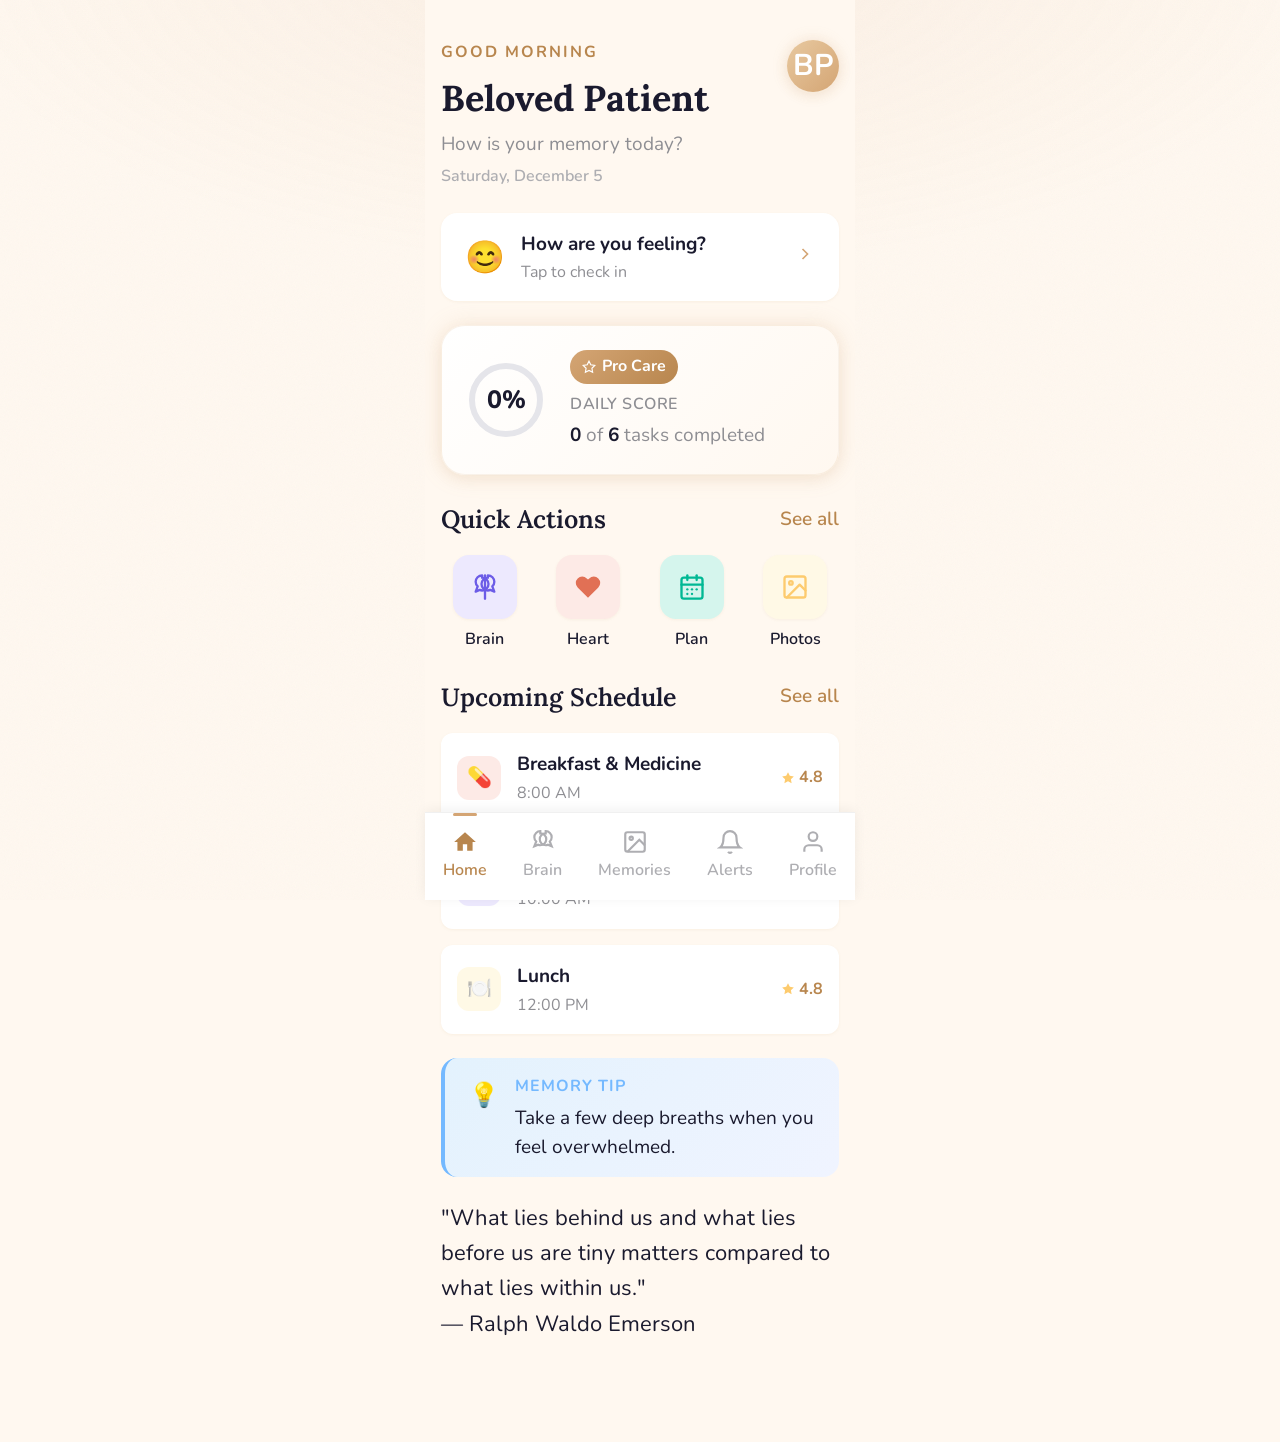
<file: pages/dashboard.html>
<!doctype html>
<html lang="en">
  <head>
    <meta charset="UTF-8" />
    <meta
      name="viewport"
      content="width=device-width, initial-scale=1.0, user-scalable=no"
    />
    <meta name="theme-color" content="#D4A574" />
    <meta
      name="description"
      content="Aurea — Early Alzheimer's Care & Caregiver Support"
    />
    <link rel="manifest" href="../manifest.json" />
    <title>Aurea — Care Dashboard</title>
    <link rel="preconnect" href="https://fonts.googleapis.com" />
    <link
      href="https://fonts.googleapis.com/css2?family=Lora:wght@500;600;700&family=Nunito:wght@400;600;700;800&display=swap"
      rel="stylesheet"
    />
    <link rel="stylesheet" href="../assets/css/style.css" />
    <link rel="stylesheet" href="../assets/css/components.css" />
    <link rel="stylesheet" href="../assets/css/dashboard.css" />
    <link rel="icon" type="image/png" href="../assets/icons/aurea.png" />
    <link rel="apple-touch-icon" href="../assets/icons/aurea.png" />
  </head>
  <body>
    <!-- Loading Screen -->
    <div class="loading-screen" id="loadingScreen">
      <img
        src="../assets/icons/aurea.png"
        alt="Aurea"
        style="
          width: 96px;
          height: 96px;
          border-radius: 16px;
          margin-bottom: 12px;
        "
      />
      <div class="spinner"></div>
    </div>

    <div class="app-container" id="app">
      <div class="page-content page-enter">
        <!-- ===== HEADER / GREETING ===== -->
        <div class="dashboard-header stagger-1">
          <div class="greeting-section">
            <div class="greeting-label" id="greetingLabel">GOOD MORNING</div>
            <h1 class="greeting-name" id="greetingName">Beloved Patient</h1>
            <p class="greeting-subtitle">How is your memory today?</p>
            <p class="greeting-date" id="greetingDate">Saturday, February 14</p>
          </div>
          <div
            class="profile-avatar"
            id="profileAvatar"
            onclick="navigateTo('profile.html')"
          >
            <span id="avatarInitial">BP</span>
          </div>
        </div>

        <!-- ===== EMOTION STATUS (Quick check) ===== -->
        <div
          class="emotion-status stagger-2"
          id="emotionStatus"
          onclick="navigateTo('emotion.html')"
        >
          <span class="emotion-emoji" id="currentEmoji">😊</span>
          <div class="emotion-info">
            <div class="emotion-label" id="currentEmotionLabel">
              How are you feeling?
            </div>
            <div class="emotion-sublabel" id="currentEmotionSub">
              Tap to check in
            </div>
          </div>
          <div class="emotion-action">
            <svg
              viewBox="0 0 24 24"
              fill="none"
              stroke="currentColor"
              stroke-width="2"
            >
              <path d="M9 18l6-6-6-6" />
            </svg>
          </div>
        </div>

        <!-- ===== DAILY GOALS CARD ===== -->
        <div class="daily-goals-card stagger-3">
          <div class="progress-ring" id="progressRing">
            <svg width="80" height="80" viewBox="0 0 80 80">
              <circle class="bg" cx="40" cy="40" r="34" />
              <circle
                class="fill"
                cx="40"
                cy="40"
                r="34"
                stroke-dasharray="213.6"
                stroke-dashoffset="213.6"
                id="progressCircle"
              />
            </svg>
            <div class="percentage" id="progressPercent">0%</div>
          </div>
          <div class="goals-info">
            <div class="goals-badge">
              <svg
                viewBox="0 0 24 24"
                fill="none"
                stroke="currentColor"
                stroke-width="2"
              >
                <path
                  d="M12 2l3.09 6.26L22 9.27l-5 4.87 1.18 6.88L12 17.77l-6.18 3.25L7 14.14 2 9.27l6.91-1.01L12 2z"
                />
              </svg>
              Pro Care
            </div>
            <div class="goals-score-label">Daily Score</div>
            <div class="goals-tasks">
              <strong id="tasksCompleted">0</strong> of
              <strong id="tasksTotal">6</strong> tasks completed
            </div>
          </div>
        </div>

        <!-- ===== QUICK ACTIONS ===== -->
        <div class="section-header">
          <h2>Quick Actions</h2>
          <a href="#" class="see-all">See all</a>
        </div>
        <div class="quick-actions-grid stagger-4">
          <div class="quick-action-item" onclick="navigateTo('games.html')">
            <div class="quick-action-icon brain">
              <svg
                viewBox="0 0 24 24"
                fill="none"
                stroke="currentColor"
                stroke-width="2"
                stroke-linecap="round"
                stroke-linejoin="round"
              >
                <path
                  d="M9.5 2A5.5 5.5 0 0 0 4 7.5c0 1.58.67 3 1.74 4.01L4 16l3.5-1.5A5.5 5.5 0 0 0 9.5 15a5.5 5.5 0 0 0 0-11v-2z"
                />
                <path
                  d="M14.5 2A5.5 5.5 0 0 1 20 7.5c0 1.58-.67 3-1.74 4.01L20 16l-3.5-1.5A5.5 5.5 0 0 1 14.5 15a5.5 5.5 0 0 1 0-11v-2z"
                />
                <path d="M12 2v20" />
              </svg>
            </div>
            <span class="quick-action-label">Brain</span>
          </div>
          <div class="quick-action-item" onclick="navigateTo('emotion.html')">
            <div class="quick-action-icon heart">
              <svg viewBox="0 0 24 24" fill="currentColor">
                <path
                  d="M20.84 4.61a5.5 5.5 0 0 0-7.78 0L12 5.67l-1.06-1.06a5.5 5.5 0 0 0-7.78 7.78l1.06 1.06L12 21.23l7.78-7.78 1.06-1.06a5.5 5.5 0 0 0 0-7.78z"
                />
              </svg>
            </div>
            <span class="quick-action-label">Heart</span>
          </div>
          <div class="quick-action-item" onclick="navigateTo('reminders.html')">
            <div class="quick-action-icon plan">
              <svg
                viewBox="0 0 24 24"
                fill="none"
                stroke="currentColor"
                stroke-width="2"
                stroke-linecap="round"
                stroke-linejoin="round"
              >
                <rect x="3" y="4" width="18" height="18" rx="2" ry="2" />
                <line x1="16" y1="2" x2="16" y2="6" />
                <line x1="8" y1="2" x2="8" y2="6" />
                <line x1="3" y1="10" x2="21" y2="10" />
                <path d="M8 14h.01" />
                <path d="M12 14h.01" />
                <path d="M16 14h.01" />
                <path d="M8 18h.01" />
                <path d="M12 18h.01" />
              </svg>
            </div>
            <span class="quick-action-label">Plan</span>
          </div>
          <div class="quick-action-item" onclick="navigateTo('memory.html')">
            <div class="quick-action-icon photos">
              <svg
                viewBox="0 0 24 24"
                fill="none"
                stroke="currentColor"
                stroke-width="2"
                stroke-linecap="round"
                stroke-linejoin="round"
              >
                <rect x="3" y="3" width="18" height="18" rx="2" ry="2" />
                <circle cx="8.5" cy="8.5" r="1.5" />
                <polyline points="21 15 16 10 5 21" />
              </svg>
            </div>
            <span class="quick-action-label">Photos</span>
          </div>
        </div>

        <!-- ===== UPCOMING SCHEDULE ===== -->
        <div class="section-header">
          <h2>Upcoming Schedule</h2>
          <a href="reminders.html" class="see-all">See all</a>
        </div>
        <div class="schedule-list stagger-5" id="scheduleList">
          <!-- Populated by JS -->
        </div>

        <!-- ===== MEMORY TIP BANNER ===== -->
        <div class="tip-banner stagger-6" id="tipBanner">
          <span class="tip-icon">💡</span>
          <div class="tip-content">
            <div class="tip-label">Memory Tip</div>
            <div class="tip-text" id="tipText">
              Drink water to stay hydrated and keep your brain sharp!
            </div>
          </div>
        </div>

        <!-- ===== DAILY QUOTE ===== -->
        <div class="quote-card" id="quoteCard">
          <div class="quote-text" id="quoteText">
            "Every day is a new beginning. Take a deep breath, smile, and start
            again."
          </div>
          <div class="quote-author" id="quoteAuthor">— Daily Motivation</div>
        </div>
      </div>
      <!-- /page-content -->

      <!-- ===== BOTTOM NAVIGATION ===== -->
      <nav class="bottom-nav">
        <a href="dashboard.html" class="nav-item active">
          <svg viewBox="0 0 24 24" fill="currentColor">
            <path d="M10 20v-6h4v6h5v-8h3L12 3 2 12h3v8z" />
          </svg>
          <span>Home</span>
        </a>
        <a href="games.html" class="nav-item">
          <svg
            viewBox="0 0 24 24"
            fill="none"
            stroke="currentColor"
            stroke-width="2"
          >
            <path
              d="M9.5 2A5.5 5.5 0 0 0 4 7.5c0 1.58.67 3 1.74 4.01L4 16l3.5-1.5A5.5 5.5 0 0 0 9.5 15a5.5 5.5 0 0 0 0-11v-2z"
            />
            <path
              d="M14.5 2A5.5 5.5 0 0 1 20 7.5c0 1.58-.67 3-1.74 4.01L20 16l-3.5-1.5A5.5 5.5 0 0 1 14.5 15a5.5 5.5 0 0 1 0-11v-2z"
            />
          </svg>
          <span>Brain</span>
        </a>
        <a href="memory.html" class="nav-item">
          <svg
            viewBox="0 0 24 24"
            fill="none"
            stroke="currentColor"
            stroke-width="2"
          >
            <rect x="3" y="3" width="18" height="18" rx="2" ry="2" />
            <circle cx="8.5" cy="8.5" r="1.5" />
            <polyline points="21 15 16 10 5 21" />
          </svg>
          <span>Memories</span>
        </a>
        <a href="alerts.html" class="nav-item">
          <svg
            viewBox="0 0 24 24"
            fill="none"
            stroke="currentColor"
            stroke-width="2"
          >
            <path d="M18 8A6 6 0 0 0 6 8c0 7-3 9-3 9h18s-3-2-3-9" />
            <path d="M13.73 21a2 2 0 0 1-3.46 0" />
          </svg>
          <span>Alerts</span>
          <span class="nav-badge hidden" id="alertBadge">0</span>
        </a>
        <a href="profile.html" class="nav-item">
          <svg
            viewBox="0 0 24 24"
            fill="none"
            stroke="currentColor"
            stroke-width="2"
          >
            <path d="M20 21v-2a4 4 0 0 0-4-4H8a4 4 0 0 0-4 4v2" />
            <circle cx="12" cy="7" r="4" />
          </svg>
          <span>Profile</span>
        </a>
      </nav>
    </div>
    <!-- /app-container -->

    <!-- ===== SUGGESTION MODAL (Auto-trigger for negative emotions) ===== -->
    <div class="dialog-overlay" id="suggestionDialog">
      <div class="dialog">
        <div class="dialog-icon" id="suggestionIcon">💛</div>
        <h3 id="suggestionTitle">We're here for you</h3>
        <p id="suggestionText">
          Would you like to look at some happy memories or play a fun brain
          game?
        </p>
        <div class="dialog-actions">
          <button
            class="btn btn-secondary"
            onclick="
              navigateTo('memory.html');
              closeSuggestion();
            "
          >
            📸 Memories
          </button>
          <button
            class="btn btn-primary"
            onclick="
              navigateTo('games.html');
              closeSuggestion();
            "
          >
            🧠 Games
          </button>
        </div>
        <button
          class="btn btn-ghost btn-block mt-md"
          onclick="closeSuggestion()"
        >
          Maybe later
        </button>
      </div>
    </div>

    <!-- Toast Container -->
    <div class="toast-container" id="toastContainer"></div>

    <script src="../assets/js/firebase-config.js"></script>
    <script src="../assets/js/app.js"></script>
    <script src="../assets/js/automation.js"></script>
    <script src="../assets/js/walkthrough.js"></script>
    <script>
      document.addEventListener("DOMContentLoaded", () => {
        initDashboard();
      });
      if ("serviceWorker" in navigator) {
        navigator.serviceWorker.register("/sw.js").catch(() => {});
      }
    </script>
  </body>
</html>
</file>
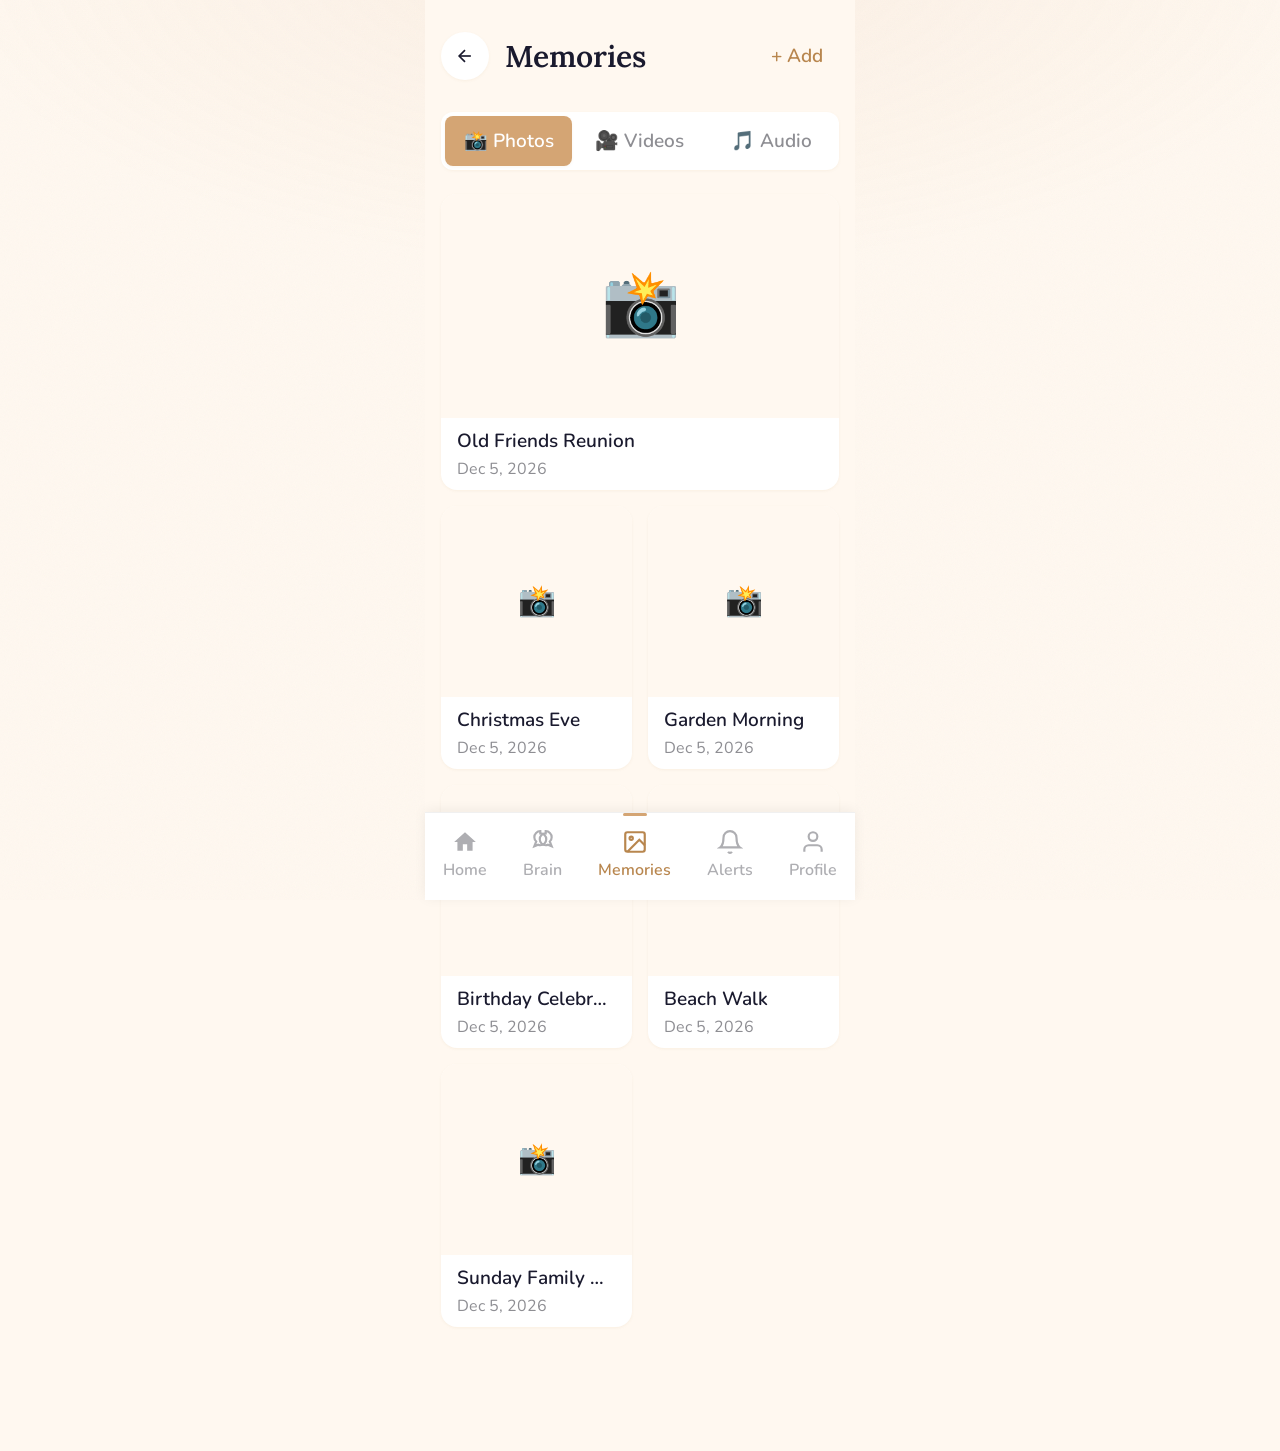
<file: pages/memory.html>
<!doctype html>
<html lang="en">
  <head>
    <meta charset="UTF-8" />
    <meta
      name="viewport"
      content="width=device-width, initial-scale=1.0, user-scalable=no"
    />
    <meta name="theme-color" content="#D4A574" />
    <title>Aurea — Memory Recall</title>
    <link rel="preconnect" href="https://fonts.googleapis.com" />
    <link
      href="https://fonts.googleapis.com/css2?family=Lora:wght@500;600;700&family=Nunito:wght@400;600;700;800&display=swap"
      rel="stylesheet"
    />
    <link rel="manifest" href="../manifest.json" />
    <link rel="stylesheet" href="../assets/css/style.css" />
    <link rel="stylesheet" href="../assets/css/components.css" />
    <link rel="stylesheet" href="../assets/css/memory.css" />
    <link rel="icon" type="image/png" href="../assets/icons/aurea.png" />
    <link rel="apple-touch-icon" href="../assets/icons/aurea.png" />
  </head>
  <body>
    <div class="app-container">
      <div class="page-content page-enter">
        <!-- Page Header -->
        <div class="page-header">
          <button class="back-btn" onclick="navigateTo('dashboard.html')">
            <svg
              viewBox="0 0 24 24"
              fill="none"
              stroke="currentColor"
              stroke-width="2"
            >
              <path d="M19 12H5" />
              <path d="M12 19l-7-7 7-7" />
            </svg>
          </button>
          <h1 class="page-header-title">Memories</h1>
          <div class="page-header-right">
            <button
              class="btn btn-ghost btn-sm"
              id="addMemoryBtn"
              onclick="
                document.getElementById('inlineUploadForm').style.display =
                  'block'
              "
            >
              + Add
            </button>
          </div>
        </div>

        <!-- Tab Bar -->
        <div class="tab-bar">
          <div
            class="tab-item active"
            onclick="switchMemoryTab('photos')"
            id="tabPhotos"
          >
            📸 Photos
          </div>
          <div
            class="tab-item"
            onclick="switchMemoryTab('videos')"
            id="tabVideos"
          >
            🎥 Videos
          </div>
          <div
            class="tab-item"
            onclick="switchMemoryTab('audio')"
            id="tabAudio"
          >
            🎵 Audio
          </div>
        </div>

        <!-- ===== INLINE UPLOAD FORM ===== -->
        <div
          id="inlineUploadForm"
          style="
            display: none;
            background: var(--color-bg-card);
            border-radius: var(--radius-lg);
            padding: 20px;
            margin-bottom: 16px;
            box-shadow: var(--shadow-md);
            animation: slideDown 0.3s ease;
          "
        >
          <div
            style="
              display: flex;
              justify-content: space-between;
              align-items: center;
              margin-bottom: 16px;
            "
          >
            <h2 style="font-size: 18px; font-weight: 700; margin: 0">
              Add Memory
            </h2>
            <button
              onclick="closeInlineUpload()"
              style="
                background: none;
                border: none;
                font-size: 22px;
                cursor: pointer;
                color: var(--color-text-secondary);
                padding: 4px 8px;
              "
            >
              ✕
            </button>
          </div>

          <div class="input-group">
            <label for="memoryTitle">Title</label>
            <input
              type="text"
              id="memoryTitle"
              class="input-field"
              placeholder="e.g., Family Reunion 2024"
            />
          </div>

          <div class="input-group">
            <label for="memoryDesc">Description (optional)</label>
            <input
              type="text"
              id="memoryDesc"
              class="input-field"
              placeholder="What makes this memory special?"
            />
          </div>

          <div class="input-group">
            <div class="label-text">Tags</div>
            <div style="display: flex; flex-wrap: wrap; gap: 8px">
              <span
                class="chip active"
                onclick="toggleTag(this)"
                data-tag="family"
                >👨‍👩‍👧 Family</span
              >
              <span class="chip" onclick="toggleTag(this)" data-tag="friends"
                >👫 Friends</span
              >
              <span
                class="chip"
                onclick="toggleTag(this)"
                data-tag="celebration"
                >🎉 Celebration</span
              >
              <span class="chip" onclick="toggleTag(this)" data-tag="travel"
                >✈️ Travel</span
              >
              <span class="chip" onclick="toggleTag(this)" data-tag="nature"
                >🌿 Nature</span
              >
              <span class="chip" onclick="toggleTag(this)" data-tag="food"
                >🍽️ Food</span
              >
            </div>
          </div>

          <div
            class="upload-area"
            onclick="document.getElementById('fileInput').click()"
            style="position: relative"
          >
            <svg
              viewBox="0 0 24 24"
              fill="none"
              stroke="currentColor"
              stroke-width="1.5"
            >
              <path d="M21 15v4a2 2 0 0 1-2 2H5a2 2 0 0 1-2-2v-4" />
              <polyline points="17 8 12 3 7 8" />
              <line x1="12" y1="3" x2="12" y2="15" />
            </svg>
            <h3>Tap to Upload</h3>
            <p>Photos, videos, or audio files</p>
            <input
              type="file"
              id="fileInput"
              accept="image/*,video/*,audio/*"
              onchange="handleFileUpload(event)"
              style="
                opacity: 0;
                position: absolute;
                inset: 0;
                width: 100%;
                height: 100%;
                cursor: pointer;
              "
            />
          </div>

          <div
            id="uploadPreview"
            class="hidden"
            style="margin-bottom: 16px; text-align: center"
          >
            <img
              id="previewImage"
              style="max-height: 200px; border-radius: 12px; display: none"
            />
            <p
              id="previewFilename"
              style="font-size: 13px; color: var(--color-text-secondary)"
            ></p>
          </div>

          <div style="display: flex; gap: 12px">
            <button
              class="btn btn-secondary"
              style="flex: 1"
              onclick="closeInlineUpload()"
            >
              Cancel
            </button>
            <button
              class="btn btn-primary"
              style="flex: 1"
              onclick="saveMemory()"
              id="saveMemoryBtn"
            >
              Save Memory
            </button>
          </div>
        </div>

        <!-- ===== PHOTOS TAB ===== -->
        <div id="photosSection">
          <div class="memory-grid" id="photosGrid">
            <!-- Populated by JS -->
          </div>
          <div class="empty-state hidden" id="photosEmpty">
            <svg
              viewBox="0 0 24 24"
              fill="none"
              stroke="currentColor"
              stroke-width="1.5"
            >
              <rect x="3" y="3" width="18" height="18" rx="2" ry="2" />
              <circle cx="8.5" cy="8.5" r="1.5" />
              <polyline points="21 15 16 10 5 21" />
            </svg>
            <h3>No Photos Yet</h3>
            <p>Add your favorite memories to revisit anytime</p>
            <button
              class="btn btn-primary btn-sm"
              onclick="showUploadModal('photo')"
            >
              📸 Add Photo
            </button>
          </div>
        </div>

        <!-- ===== VIDEOS TAB ===== -->
        <div id="videosSection" class="hidden">
          <div class="memory-grid" id="videosGrid"></div>
          <div class="empty-state hidden" id="videosEmpty">
            <svg
              viewBox="0 0 24 24"
              fill="none"
              stroke="currentColor"
              stroke-width="1.5"
            >
              <polygon points="23 7 16 12 23 17 23 7" />
              <rect x="1" y="5" width="15" height="14" rx="2" ry="2" />
            </svg>
            <h3>No Videos Yet</h3>
            <p>Add video memories to watch anytime</p>
            <button
              class="btn btn-primary btn-sm"
              onclick="showUploadModal('video')"
            >
              🎥 Add Video
            </button>
          </div>
        </div>

        <!-- ===== AUDIO TAB ===== -->
        <div id="audioSection" class="hidden">
          <div id="audioList"></div>
          <div class="empty-state hidden" id="audioEmpty">
            <svg
              viewBox="0 0 24 24"
              fill="none"
              stroke="currentColor"
              stroke-width="1.5"
            >
              <path d="M9 18V5l12-2v13" />
              <circle cx="6" cy="18" r="3" />
              <circle cx="18" cy="16" r="3" />
            </svg>
            <h3>No Audio Yet</h3>
            <p>Add voice recordings or favorite songs</p>
            <button
              class="btn btn-primary btn-sm"
              onclick="showUploadModal('audio')"
            >
              🎵 Add Audio
            </button>
          </div>
        </div>
      </div>
      <!-- /page-content -->

      <!-- Bottom Navigation -->
      <nav class="bottom-nav">
        <a href="dashboard.html" class="nav-item">
          <svg viewBox="0 0 24 24" fill="currentColor">
            <path d="M10 20v-6h4v6h5v-8h3L12 3 2 12h3v8z" />
          </svg>
          <span>Home</span>
        </a>
        <a href="games.html" class="nav-item">
          <svg
            viewBox="0 0 24 24"
            fill="none"
            stroke="currentColor"
            stroke-width="2"
          >
            <path
              d="M9.5 2A5.5 5.5 0 0 0 4 7.5c0 1.58.67 3 1.74 4.01L4 16l3.5-1.5A5.5 5.5 0 0 0 9.5 15a5.5 5.5 0 0 0 0-11v-2z"
            />
            <path
              d="M14.5 2A5.5 5.5 0 0 1 20 7.5c0 1.58-.67 3-1.74 4.01L20 16l-3.5-1.5A5.5 5.5 0 0 1 14.5 15a5.5 5.5 0 0 1 0-11v-2z"
            />
          </svg>
          <span>Brain</span>
        </a>
        <a href="memory.html" class="nav-item active">
          <svg
            viewBox="0 0 24 24"
            fill="none"
            stroke="currentColor"
            stroke-width="2"
          >
            <rect x="3" y="3" width="18" height="18" rx="2" ry="2" />
            <circle cx="8.5" cy="8.5" r="1.5" />
            <polyline points="21 15 16 10 5 21" />
          </svg>
          <span>Memories</span>
        </a>
        <a href="alerts.html" class="nav-item">
          <svg
            viewBox="0 0 24 24"
            fill="none"
            stroke="currentColor"
            stroke-width="2"
          >
            <path d="M18 8A6 6 0 0 0 6 8c0 7-3 9-3 9h18s-3-2-3-9" />
            <path d="M13.73 21a2 2 0 0 1-3.46 0" />
          </svg>
          <span>Alerts</span>
        </a>
        <a href="profile.html" class="nav-item">
          <svg
            viewBox="0 0 24 24"
            fill="none"
            stroke="currentColor"
            stroke-width="2"
          >
            <path d="M20 21v-2a4 4 0 0 0-4-4H8a4 4 0 0 0-4 4v2" />
            <circle cx="12" cy="7" r="4" />
          </svg>
          <span>Profile</span>
        </a>
      </nav>
    </div>

    <!-- Media Viewer -->
    <div class="media-viewer" id="mediaViewer">
      <button class="close-btn" onclick="closeMediaViewer()">
        <svg
          viewBox="0 0 24 24"
          fill="none"
          stroke="currentColor"
          stroke-width="2"
          width="24"
          height="24"
        >
          <line x1="18" y1="6" x2="6" y2="18" />
          <line x1="6" y1="6" x2="18" y2="18" />
        </svg>
      </button>
      <img id="viewerImage" style="display: none" />
      <video id="viewerVideo" controls style="display: none"></video>
      <div class="caption">
        <h3 id="viewerTitle"></h3>
        <p id="viewerDesc"></p>
      </div>
    </div>

    <!-- Toast Container -->
    <div class="toast-container" id="toastContainer"></div>

    <script src="../assets/js/firebase-config.js"></script>
    <script src="../assets/js/app.js"></script>
    <script src="../assets/js/automation.js"></script>
    <script src="../assets/js/memory.js"></script>
  </body>
</html>
</file>
<file: assets/css/style.css>
/* ============================================
   AUREA — Global Design System
   Alzheimer's Care & Caregiver Support App
   ============================================ */

/* --- Google Fonts Import --- */
@import url('https://fonts.googleapis.com/css2?family=Lora:wght@500;600;700&family=Nunito:wght@300;400;500;600;700;800&display=swap');

/* --- CSS Custom Properties (Design Tokens) --- */
:root {
  /* Primary Colors */
  --color-primary: #D4A574;
  --color-primary-light: #E8C9A0;
  --color-primary-dark: #B8864E;
  --color-primary-bg: #FFF8F0;

  /* Background */
  --color-bg: #FFF8F0;
  --color-bg-card: #FFFFFF;
  --color-bg-overlay: rgba(26, 26, 46, 0.5);

  /* Text */
  --color-text-primary: #1A1A2E;
  --color-text-secondary: #8E8E93;
  --color-text-tertiary: #AEAEB2;
  --color-text-inverse: #FFFFFF;

  /* Accents */
  --color-brain: #6C5CE7;
  --color-brain-bg: #EDE9FE;
  --color-heart: #E17055;
  --color-heart-bg: #FDEAE6;
  --color-plan: #00B894;
  --color-plan-bg: #D5F5ED;
  --color-photos: #FDCB6E;
  --color-photos-bg: #FFF9E6;

  /* Emotion Colors */
  --color-happy: #00B894;
  --color-sad: #74B9FF;
  --color-angry: #FF7675;
  --color-worried: #FDCB6E;
  --color-calm: #A29BFE;
  --color-confused: #FD79A8;
  --color-tired: #636E72;
  --color-loved: #E17055;

  /* Semantic */
  --color-success: #00B894;
  --color-warning: #FDCB6E;
  --color-danger: #FF7675;
  --color-info: #74B9FF;

  /* Aliases */
  --color-text: var(--color-text-primary);
  --color-bg-elevated: #F5F0EB;
  --color-border: #E5E5EA;
  --gradient-primary: linear-gradient(135deg, var(--color-primary), var(--color-primary-dark));

  /* Shadows — warm-tinted for golden atmosphere */
  --shadow-sm: 0 1px 3px rgba(184, 134, 78, 0.08);
  --shadow-md: 0 4px 14px rgba(184, 134, 78, 0.10);
  --shadow-lg: 0 8px 24px rgba(184, 134, 78, 0.14);
  --shadow-xl: 0 12px 40px rgba(184, 134, 78, 0.18);
  --shadow-glow: 0 0 24px rgba(212, 165, 116, 0.18);

  /* Border Radius */
  --radius-sm: 8px;
  --radius-md: 12px;
  --radius-lg: 16px;
  --radius-xl: 24px;
  --radius-full: 50%;

  /* Spacing */
  --space-xs: 4px;
  --space-sm: 8px;
  --space-md: 16px;
  --space-lg: 24px;
  --space-xl: 32px;
  --space-2xl: 48px;

  /* Typography */
  --font-family: 'Nunito', -apple-system, BlinkMacSystemFont, 'Segoe UI', sans-serif;
  --font-display: 'Lora', Georgia, 'Times New Roman', serif;
  --font-size-xs: 0.8rem;      /* 16px */
  --font-size-sm: 0.95rem;     /* 19px */
  --font-size-base: 1.1rem;    /* 22px */
  --font-size-lg: 1.25rem;     /* 25px */
  --font-size-xl: 1.5rem;      /* 30px */
  --font-size-2xl: 1.8rem;     /* 36px */
  --font-size-3xl: 2.2rem;     /* 44px */

  /* Transitions */
  --transition-fast: 150ms ease;
  --transition-base: 250ms ease;
  --transition-slow: 400ms ease;
  --transition-spring: 350ms cubic-bezier(0.34, 1.56, 0.64, 1);

  /* Z-index */
  --z-nav: 100;
  --z-modal: 200;
  --z-overlay: 150;
  --z-toast: 300;
}

/* --- Reset & Base --- */
*, *::before, *::after {
  box-sizing: border-box;
  margin: 0;
  padding: 0;
}

html {
  font-size: 20px;
  -webkit-text-size-adjust: 100%;
  scroll-behavior: smooth;
}

body {
  font-family: var(--font-family);
  font-size: var(--font-size-base);
  font-weight: 400;
  line-height: 1.6;
  color: var(--color-text-primary);
  background-color: var(--color-bg);
  min-height: 100vh;
  -webkit-font-smoothing: antialiased;
  -moz-osx-font-smoothing: grayscale;
  overflow-x: hidden;
}

/* Warm atmospheric background — subtle grain + radial glow */
body::before {
  content: '';
  position: fixed;
  inset: 0;
  pointer-events: none;
  z-index: 0;
  background:
    radial-gradient(ellipse 80% 50% at 50% -5%, rgba(212, 165, 116, 0.10) 0%, transparent 70%),
    url("data:image/svg+xml,%3Csvg viewBox='0 0 256 256' xmlns='http://www.w3.org/2000/svg'%3E%3Cfilter id='n'%3E%3CfeTurbulence type='fractalNoise' baseFrequency='0.85' numOctaves='4' stitchTiles='stitch'/%3E%3C/filter%3E%3Crect width='100%25' height='100%25' filter='url(%23n)' opacity='0.035'/%3E%3C/svg%3E");
  background-size: 100% 100%, 200px 200px;
}

a {
  color: var(--color-primary-dark);
  text-decoration: none;
  transition: color var(--transition-fast);
}

a:hover {
  color: var(--color-primary);
}

img {
  max-width: 100%;
  height: auto;
  display: block;
}

button {
  font-family: var(--font-family);
  cursor: pointer;
  border: none;
  outline: none;
  background: none;
  font-size: var(--font-size-base);
}

input, select, textarea {
  font-family: var(--font-family);
  font-size: var(--font-size-base);
  border: none;
  outline: none;
}

ul, ol {
  list-style: none;
}

/* --- App Shell --- */
.app-container {
  max-width: 430px;
  margin: 0 auto;
  min-height: 100vh;
  background: var(--color-bg);
  position: relative;
  overflow-x: hidden;
}

.page-content {
  padding: var(--space-md);
  padding-bottom: 100px; /* Space for bottom nav */
}

/* --- Typography Classes --- */
.text-eyebrow {
  font-size: var(--font-size-xs);
  font-weight: 700;
  text-transform: uppercase;
  letter-spacing: 1.5px;
  color: var(--color-text-secondary);
}

.text-h1 {
  font-family: var(--font-display);
  font-size: var(--font-size-3xl);
  font-weight: 700;
  line-height: 1.2;
  color: var(--color-text-primary);
}

.text-h2 {
  font-family: var(--font-display);
  font-size: var(--font-size-xl);
  font-weight: 600;
  line-height: 1.3;
  color: var(--color-text-primary);
}

.text-h3 {
  font-family: var(--font-display);
  font-size: var(--font-size-lg);
  font-weight: 600;
  line-height: 1.4;
}

.text-body {
  font-size: var(--font-size-base);
  font-weight: 400;
  color: var(--color-text-secondary);
}

.text-caption {
  font-size: var(--font-size-sm);
  font-weight: 400;
  color: var(--color-text-secondary);
}

.text-small {
  font-size: var(--font-size-xs);
  color: var(--color-text-tertiary);
}

/* --- Card Components --- */
.card {
  background: var(--color-bg-card);
  border-radius: var(--radius-lg);
  padding: var(--space-lg);
  box-shadow: var(--shadow-md);
  transition: transform var(--transition-base), box-shadow var(--transition-base);
}

.card:hover {
  transform: translateY(-2px);
  box-shadow: var(--shadow-lg), var(--shadow-glow);
}

.card-flat {
  background: var(--color-bg-card);
  border-radius: var(--radius-lg);
  padding: var(--space-lg);
}

/* --- Button Components --- */
.btn {
  display: inline-flex;
  align-items: center;
  justify-content: center;
  gap: var(--space-sm);
  padding: 14px 28px;
  border-radius: var(--radius-md);
  font-weight: 600;
  font-size: var(--font-size-base);
  transition: all var(--transition-base);
  min-height: 48px;
  min-width: 48px;
}

.btn-primary {
  background: linear-gradient(135deg, var(--color-primary), var(--color-primary-dark));
  color: var(--color-text-inverse);
  box-shadow: 0 4px 12px rgba(212, 165, 116, 0.4);
}

.btn-primary:hover {
  transform: translateY(-1px);
  box-shadow: 0 6px 16px rgba(212, 165, 116, 0.5);
}

.btn-primary:active {
  transform: translateY(0) scale(0.97);
}

.btn:active:not(.btn-primary) {
  transform: scale(0.97);
  transition-duration: 80ms;
}

.btn-secondary {
  background: var(--color-bg-card);
  color: var(--color-text-primary);
  border: 2px solid var(--color-primary-light);
}

.btn-secondary:hover {
  background: var(--color-primary-bg);
  border-color: var(--color-primary);
}

.btn-ghost {
  color: var(--color-primary-dark);
  background: transparent;
}

.btn-ghost:hover {
  background: var(--color-primary-bg);
}

.btn-danger {
  background: var(--color-danger);
  color: var(--color-text-inverse);
}

.btn-block {
  width: 100%;
}

.btn-sm {
  padding: 8px 16px;
  font-size: var(--font-size-sm);
  min-height: 36px;
}

.btn-icon {
  padding: 12px;
  border-radius: var(--radius-full);
}

/* --- Input Components --- */
.input-group {
  margin-bottom: var(--space-md);
}

.input-group label,
.input-group .label-text {
  display: block;
  font-size: var(--font-size-sm);
  font-weight: 600;
  color: var(--color-text-primary);
  margin-bottom: var(--space-xs);
}

.input-field {
  width: 100%;
  padding: 14px 16px;
  background: var(--color-bg-card);
  border: 2px solid #E5E5EA;
  border-radius: var(--radius-md);
  font-size: var(--font-size-base);
  color: var(--color-text-primary);
  transition: border-color var(--transition-fast);
}

.input-field:focus {
  border-color: var(--color-primary);
  box-shadow: 0 0 0 4px rgba(212, 165, 116, 0.15);
}

.input-field::placeholder {
  color: var(--color-text-tertiary);
}

/* --- Badge --- */
.badge {
  display: inline-flex;
  align-items: center;
  gap: var(--space-xs);
  padding: 4px 12px;
  border-radius: 20px;
  font-size: var(--font-size-xs);
  font-weight: 700;
}

.badge-primary {
  background: var(--color-primary-bg);
  color: var(--color-primary-dark);
}

.badge-success {
  background: var(--color-plan-bg);
  color: #00997A;
}

.badge-warning {
  background: rgba(253, 203, 110, 0.2);
  color: #CC9F00;
}

.badge-danger {
  background: rgba(255, 118, 117, 0.2);
  color: #CC4E4D;
}

/* --- Bottom Navigation --- */
.bottom-nav {
  position: fixed;
  bottom: 0;
  left: 50%;
  transform: translateX(-50%);
  width: 100%;
  max-width: 430px;
  background: var(--color-bg-card);
  border-top: 1px solid rgba(0, 0, 0, 0.06);
  display: flex;
  justify-content: space-around;
  align-items: center;
  padding: 8px 0;
  padding-bottom: max(8px, env(safe-area-inset-bottom));
  z-index: var(--z-nav);
  box-shadow: 0 -2px 12px rgba(0, 0, 0, 0.06);
}

.nav-item {
  display: flex;
  flex-direction: column;
  align-items: center;
  gap: 3px;
  padding: 8px 14px;
  color: var(--color-text-tertiary);
  font-size: var(--font-size-xs);
  font-weight: 600;
  text-decoration: none;
  transition: color var(--transition-fast);
  position: relative;
  border-radius: var(--radius-sm);
  min-height: 48px;
  min-width: 48px;
}

.nav-item:hover {
  color: var(--color-primary);
}

.nav-item.active {
  color: var(--color-primary-dark);
}

.nav-item.active::before {
  content: '';
  position: absolute;
  top: -8px;
  left: 50%;
  transform: translateX(-50%);
  width: 24px;
  height: 3px;
  background: var(--color-primary);
  border-radius: 2px;
}

.nav-item svg {
  width: 26px;
  height: 26px;
}

.nav-badge {
  position: absolute;
  top: 0;
  right: 4px;
  width: 18px;
  height: 18px;
  background: var(--color-danger);
  color: white;
  font-size: 10px;
  font-weight: 700;
  border-radius: 50%;
  display: flex;
  align-items: center;
  justify-content: center;
}

/* --- Section Header --- */
.section-header {
  display: flex;
  justify-content: space-between;
  align-items: center;
  margin-bottom: var(--space-md);
}

.section-header h2 {
  font-family: var(--font-display);
  font-size: var(--font-size-lg);
  font-weight: 600;
}

.section-header .see-all {
  font-size: var(--font-size-sm);
  font-weight: 600;
  color: var(--color-primary-dark);
}

/* --- Modal --- */
.modal-overlay {
  position: fixed;
  inset: 0;
  background: var(--color-bg-overlay);
  z-index: var(--z-overlay);
  display: flex;
  align-items: flex-end;
  justify-content: center;
  opacity: 0;
  pointer-events: none;
  transition: opacity var(--transition-base);
}

.modal-overlay.active {
  opacity: 1;
  pointer-events: auto;
}

.modal {
  background: var(--color-bg-card);
  border-radius: var(--radius-xl) var(--radius-xl) 0 0;
  max-width: 430px;
  width: 100%;
  max-height: 90vh;
  padding: var(--space-lg);
  transform: translateY(100%);
  transition: transform var(--transition-slow);
  overflow-y: auto;
}

.modal-overlay.active .modal {
  transform: translateY(0);
}

.modal-handle {
  width: 40px;
  height: 4px;
  background: var(--color-text-tertiary);
  border-radius: 2px;
  margin: 0 auto var(--space-lg);
}

/* --- Toast / Notification --- */
.toast-container {
  position: fixed;
  top: 20px;
  left: 50%;
  transform: translateX(-50%);
  width: calc(100% - 32px);
  max-width: 400px;
  z-index: var(--z-toast);
  display: flex;
  flex-direction: column;
  gap: var(--space-sm);
}

.toast {
  background: var(--color-bg-card);
  border-radius: var(--radius-md);
  padding: var(--space-md);
  box-shadow: var(--shadow-xl);
  display: flex;
  align-items: center;
  gap: var(--space-md);
  animation: slideDown 0.3s ease, fadeOut 0.3s ease 4.7s forwards;
}

@keyframes slideDown {
  from { transform: translateY(-20px); opacity: 0; }
  to { transform: translateY(0); opacity: 1; }
}

@keyframes fadeOut {
  to { transform: translateY(-20px); opacity: 0; }
}

.toast-icon {
  width: 40px;
  height: 40px;
  border-radius: var(--radius-sm);
  display: flex;
  align-items: center;
  justify-content: center;
  flex-shrink: 0;
}

/* --- Progress Ring --- */
.progress-ring {
  position: relative;
  width: 80px;
  height: 80px;
}

.progress-ring svg {
  transform: rotate(-90deg);
}

.progress-ring circle {
  fill: none;
  stroke-width: 6;
  stroke-linecap: round;
}

.progress-ring .bg {
  stroke: #E5E5EA;
}

.progress-ring .fill {
  stroke: var(--color-primary);
  transition: stroke-dashoffset 0.6s ease;
}

.progress-ring .percentage {
  position: absolute;
  inset: 0;
  display: flex;
  align-items: center;
  justify-content: center;
  font-size: var(--font-size-lg);
  font-weight: 800;
  color: var(--color-text-primary);
}

/* --- Utilities --- */
.flex { display: flex; }
.flex-col { flex-direction: column; }
.items-center { align-items: center; }
.justify-center { justify-content: center; }
.justify-between { justify-content: space-between; }
.gap-xs { gap: var(--space-xs); }
.gap-sm { gap: var(--space-sm); }
.gap-md { gap: var(--space-md); }
.gap-lg { gap: var(--space-lg); }
.text-center { text-align: center; }
.w-full { width: 100%; }
.mt-sm { margin-top: var(--space-sm); }
.mt-md { margin-top: var(--space-md); }
.mt-lg { margin-top: var(--space-lg); }
.mb-sm { margin-bottom: var(--space-sm); }
.mb-md { margin-bottom: var(--space-md); }
.mb-lg { margin-bottom: var(--space-lg); }
.hidden { display: none !important; }

/* --- Page Transition --- */
.page-enter {
  animation: pageSlideIn 0.3s ease;
}

@keyframes pageSlideIn {
  from { opacity: 0; transform: translateX(20px); }
  to { opacity: 1; transform: translateX(0); }
}

/* --- Staggered Reveal Animations --- */
@keyframes fadeSlideUp {
  from { opacity: 0; transform: translateY(18px); }
  to { opacity: 1; transform: translateY(0); }
}

.stagger-1, .stagger-2, .stagger-3,
.stagger-4, .stagger-5, .stagger-6 {
  opacity: 0;
  animation: fadeSlideUp 0.5s cubic-bezier(0.22, 1, 0.36, 1) forwards;
}

.stagger-1 { animation-delay: 0.05s; }
.stagger-2 { animation-delay: 0.12s; }
.stagger-3 { animation-delay: 0.20s; }
.stagger-4 { animation-delay: 0.28s; }
.stagger-5 { animation-delay: 0.36s; }
.stagger-6 { animation-delay: 0.44s; }

/* --- Loading Spinner --- */
.spinner {
  width: 40px;
  height: 40px;
  border: 3px solid #E5E5EA;
  border-top-color: var(--color-primary);
  border-radius: 50%;
  animation: spin 0.8s linear infinite;
}

@keyframes spin {
  to { transform: rotate(360deg); }
}

.loading-screen {
  position: fixed;
  inset: 0;
  background:
    radial-gradient(ellipse 60% 40% at 50% 45%, rgba(212, 165, 116, 0.12) 0%, transparent 70%),
    var(--color-bg);
  display: flex;
  flex-direction: column;
  align-items: center;
  justify-content: center;
  gap: var(--space-lg);
  z-index: 999;
}

.loading-screen .logo {
  font-family: var(--font-display);
  font-size: var(--font-size-3xl);
  font-weight: 700;
  color: var(--color-primary-dark);
  animation: logoBreathe 2s ease-in-out infinite;
  letter-spacing: 0.5px;
}

@keyframes logoBreathe {
  0%, 100% { opacity: 0.7; transform: scale(0.98); }
  50% { opacity: 1; transform: scale(1); }
}

/* --- Empty State --- */
.empty-state {
  text-align: center;
  padding: var(--space-2xl) var(--space-lg);
}

.empty-state svg {
  width: 80px;
  height: 80px;
  margin-bottom: var(--space-md);
  color: var(--color-text-tertiary);
}

.empty-state h3 {
  font-family: var(--font-display);
  font-size: var(--font-size-lg);
  font-weight: 600;
  margin-bottom: var(--space-sm);
}

.empty-state p {
  color: var(--color-text-secondary);
  margin-bottom: var(--space-lg);
}

/* --- Scrollbar --- */
::-webkit-scrollbar {
  width: 4px;
}

::-webkit-scrollbar-track {
  background: transparent;
}

::-webkit-scrollbar-thumb {
  background: var(--color-text-tertiary);
  border-radius: 2px;
}

/* --- Selection --- */
::selection {
  background: var(--color-primary-light);
  color: var(--color-text-primary);
}
</file>
<file: assets/css/components.css>
/* ============================================
   AUREA — Reusable Components
   ============================================ */

/* --- Tab Bar --- */
.tab-bar {
  display: flex;
  background: var(--color-bg-card);
  border-radius: var(--radius-md);
  padding: 4px;
  gap: 4px;
  margin-bottom: var(--space-lg);
  box-shadow: var(--shadow-sm);
}

.tab-item {
  flex: 1;
  padding: 10px 8px;
  text-align: center;
  font-size: var(--font-size-sm);
  font-weight: 600;
  color: var(--color-text-secondary);
  border-radius: var(--radius-sm);
  transition: all var(--transition-base);
  cursor: pointer;
}

.tab-item.active {
  background: var(--color-primary);
  color: white;
  box-shadow: var(--shadow-sm);
}

.tab-item:hover:not(.active) {
  background: var(--color-primary-bg);
  color: var(--color-primary-dark);
}

/* --- Page Header with Back Button --- */
.page-header {
  display: flex;
  align-items: center;
  gap: var(--space-md);
  padding: var(--space-md) 0;
  margin-bottom: var(--space-md);
}

.back-btn {
  width: 48px;
  height: 48px;
  border-radius: var(--radius-full);
  background: var(--color-bg-card);
  display: flex;
  align-items: center;
  justify-content: center;
  box-shadow: var(--shadow-sm);
  color: var(--color-text-primary);
  transition: all var(--transition-fast);
  flex-shrink: 0;
}

.back-btn:hover {
  background: var(--color-primary-bg);
  color: var(--color-primary-dark);
}

.back-btn svg {
  width: 20px;
  height: 20px;
}

.page-header-title {
  font-family: var(--font-display);
  font-size: var(--font-size-xl);
  font-weight: 600;
}

.page-header-right {
  margin-left: auto;
}

/* --- Toggle Switch --- */
.toggle {
  position: relative;
  width: 52px;
  height: 28px;
  flex-shrink: 0;
}

.toggle input {
  opacity: 0;
  width: 0;
  height: 0;
}

.toggle-slider {
  position: absolute;
  inset: 0;
  background: #E5E5EA;
  border-radius: 14px;
  cursor: pointer;
  transition: background var(--transition-base);
}

.toggle-slider::before {
  content: '';
  position: absolute;
  top: 2px;
  left: 2px;
  width: 24px;
  height: 24px;
  background: white;
  border-radius: 50%;
  box-shadow: var(--shadow-sm);
  transition: transform var(--transition-base);
}

.toggle input:checked + .toggle-slider {
  background: var(--color-primary);
}

.toggle input:checked + .toggle-slider::before {
  transform: translateX(24px);
}

/* --- Floating Action Button --- */
.fab {
  position: fixed;
  bottom: 90px;
  right: calc(50% - 200px);
  width: 56px;
  height: 56px;
  border-radius: var(--radius-full);
  background: linear-gradient(135deg, var(--color-primary), var(--color-primary-dark));
  color: white;
  display: flex;
  align-items: center;
  justify-content: center;
  box-shadow: 0 6px 20px rgba(212, 165, 116, 0.5);
  z-index: 50;
  transition: transform var(--transition-base);
}

.fab:hover {
  transform: scale(1.1);
}

.fab svg {
  width: 24px;
  height: 24px;
}

@media (max-width: 430px) {
  .fab {
    right: 20px;
  }
}

/* --- Dialog / Confirm --- */
.dialog-overlay {
  position: fixed;
  inset: 0;
  background: var(--color-bg-overlay);
  z-index: var(--z-overlay);
  display: flex;
  align-items: center;
  justify-content: center;
  padding: var(--space-lg);
  opacity: 0;
  pointer-events: none;
  transition: opacity var(--transition-base);
}

.dialog-overlay.active {
  opacity: 1;
  pointer-events: auto;
}

.dialog {
  background: var(--color-bg-card);
  border-radius: var(--radius-xl);
  padding: var(--space-xl);
  max-width: 340px;
  width: 100%;
  text-align: center;
  transform: scale(0.9);
  transition: transform var(--transition-base);
}

.dialog-overlay.active .dialog {
  transform: scale(1);
}

.dialog-icon {
  font-size: 48px;
  margin-bottom: var(--space-md);
}

.dialog h3 {
  font-size: var(--font-size-lg);
  font-weight: 700;
  margin-bottom: var(--space-sm);
}

.dialog p {
  font-size: var(--font-size-sm);
  color: var(--color-text-secondary);
  margin-bottom: var(--space-lg);
  line-height: 1.5;
}

.dialog-actions {
  display: flex;
  gap: var(--space-sm);
}

.dialog-actions .btn {
  flex: 1;
}

/* --- Chip / Tag --- */
.chip {
  display: inline-flex;
  align-items: center;
  gap: 6px;
  padding: 6px 14px;
  border-radius: 20px;
  font-size: var(--font-size-xs);
  font-weight: 600;
  background: var(--color-bg);
  color: var(--color-text-primary);
  border: 1px solid #E5E5EA;
  cursor: pointer;
  transition: all var(--transition-fast);
}

.chip.active {
  background: var(--color-primary);
  color: white;
  border-color: var(--color-primary);
}

.chip:hover:not(.active) {
  border-color: var(--color-primary);
  color: var(--color-primary-dark);
}

/* --- Search Bar --- */
.search-bar {
  display: flex;
  align-items: center;
  gap: var(--space-sm);
  background: var(--color-bg-card);
  border: 2px solid #E5E5EA;
  border-radius: var(--radius-md);
  padding: 0 var(--space-md);
  transition: border-color var(--transition-fast);
  margin-bottom: var(--space-md);
}

.search-bar:focus-within {
  border-color: var(--color-primary);
}

.search-bar svg {
  width: 20px;
  height: 20px;
  color: var(--color-text-tertiary);
  flex-shrink: 0;
}

.search-bar input {
  flex: 1;
  padding: 12px 0;
  background: transparent;
}

/* --- Skeleton Loading --- */
.skeleton {
  background: linear-gradient(90deg, #f0f0f0 25%, #e0e0e0 50%, #f0f0f0 75%);
  background-size: 200% 100%;
  animation: shimmer 1.5s infinite;
  border-radius: var(--radius-sm);
}

@keyframes shimmer {
  0% { background-position: 200% 0; }
  100% { background-position: -200% 0; }
}

.skeleton-text {
  height: 16px;
  margin-bottom: 8px;
}

.skeleton-title {
  height: 24px;
  width: 60%;
  margin-bottom: 12px;
}

.skeleton-circle {
  width: 48px;
  height: 48px;
  border-radius: 50%;
}

.skeleton-card {
  height: 120px;
  border-radius: var(--radius-lg);
}

/* --- Swipe Hint --- */
.swipe-hint {
  text-align: center;
  padding: var(--space-md);
  color: var(--color-text-tertiary);
  font-size: var(--font-size-xs);
  font-weight: 600;
}

.swipe-hint::before {
  content: '← ';
}

.swipe-hint::after {
  content: ' →';
}

/* --- Tab (alias for pages using .tab instead of .tab-item) --- */
.tab {
  flex: 1;
  padding: 12px 8px;
  text-align: center;
  font-size: var(--font-size-sm);
  font-weight: 600;
  color: var(--color-text-secondary);
  border-radius: var(--radius-sm);
  transition: all var(--transition-base);
  cursor: pointer;
  background: transparent;
  border: none;
}

.tab.active {
  background: var(--color-primary);
  color: white;
  box-shadow: var(--shadow-sm);
}

.tab:hover:not(.active) {
  background: var(--color-primary-bg);
  color: var(--color-primary-dark);
}

/* --- Modal System --- */
.modal {
  position: fixed;
  inset: 0;
  z-index: var(--z-modal);
  display: flex;
  align-items: flex-end;
  justify-content: center;
  opacity: 0;
  pointer-events: none;
  transition: opacity var(--transition-base);
}

.modal.active {
  opacity: 1;
  pointer-events: auto;
}

.modal-backdrop {
  position: absolute;
  inset: 0;
  background: var(--color-bg-overlay);
}

.modal-content {
  position: relative;
  background: var(--color-bg-card);
  border-radius: var(--radius-xl) var(--radius-xl) 0 0;
  padding: var(--space-lg);
  width: 100%;
  max-width: 430px;
  max-height: 85vh;
  overflow-y: auto;
  transform: translateY(100%);
  transition: transform var(--transition-slow);
  box-shadow: var(--shadow-xl);
}

.modal.active .modal-content {
  transform: translateY(0);
}

.modal-header {
  display: flex;
  align-items: center;
  justify-content: space-between;
  margin-bottom: var(--space-lg);
}

.modal-close {
  width: 36px;
  height: 36px;
  border-radius: var(--radius-full);
  background: var(--color-bg-elevated, #F5F0EB);
  border: none;
  font-size: 18px;
  display: flex;
  align-items: center;
  justify-content: center;
  cursor: pointer;
  color: var(--color-text-primary);
  transition: background var(--transition-fast);
}

.modal-close:hover {
  background: #E8E3DE;
}

/* --- Form Elements --- */
.form-group {
  margin-bottom: var(--space-md);
}

.form-label {
  display: block;
  font-size: var(--font-size-sm);
  font-weight: 700;
  color: var(--color-text-primary);
  margin-bottom: 6px;
}

.form-input,
.form-input[type="text"],
.form-input[type="email"],
.form-input[type="tel"],
.form-input[type="time"],
.form-input[type="password"],
select.form-input,
textarea.form-input {
  width: 100%;
  padding: 14px 16px;
  font-family: var(--font-family);
  font-size: var(--font-size-base);
  font-weight: 500;
  color: var(--color-text-primary);
  background: var(--color-bg);
  border: 2px solid var(--color-border, #E5E5EA);
  border-radius: var(--radius-md);
  outline: none;
  transition: border-color var(--transition-fast);
  -webkit-appearance: none;
  appearance: none;
}

.form-input:focus {
  border-color: var(--color-primary);
}

.form-input::placeholder {
  color: var(--color-text-tertiary);
}

textarea.form-input {
  resize: vertical;
  line-height: 1.5;
}

.category-chips {
  display: flex;
  flex-wrap: wrap;
  gap: 8px;
}

.toggle-label {
  display: flex;
  align-items: center;
  justify-content: space-between;
  gap: var(--space-md);
  font-size: var(--font-size-sm);
  font-weight: 600;
  color: var(--color-text-primary);
}

/* --- Walkthrough / Onboarding --- */
.walkthrough-overlay {
  position: fixed;
  inset: 0;
  background: rgba(0, 0, 0, 0.6);
  z-index: 500;
  transition: opacity 0.3s ease;
}

.walkthrough-spotlight {
  position: absolute;
  border-radius: var(--radius-md);
  box-shadow: 0 0 0 9999px rgba(0, 0, 0, 0.6);
  z-index: 501;
  transition: all 0.4s ease;
  pointer-events: none;
}

.walkthrough-tooltip {
  position: absolute;
  z-index: 502;
  background: var(--color-bg-card);
  border-radius: var(--radius-lg);
  padding: var(--space-lg);
  max-width: 320px;
  width: calc(100vw - 40px);
  box-shadow: var(--shadow-xl);
  animation: tooltipPop 0.3s ease;
}

@keyframes tooltipPop {
  from { opacity: 0; transform: translateY(10px) scale(0.95); }
  to { opacity: 1; transform: translateY(0) scale(1); }
}

.walkthrough-tooltip h3 {
  font-size: var(--font-size-lg);
  font-weight: 700;
  margin-bottom: 6px;
  color: var(--color-text-primary);
}

.walkthrough-tooltip p {
  font-size: var(--font-size-sm);
  color: var(--color-text-secondary);
  line-height: 1.5;
  margin-bottom: var(--space-md);
}

.walkthrough-footer {
  display: flex;
  align-items: center;
  justify-content: space-between;
  gap: var(--space-sm);
}

.walkthrough-dots {
  display: flex;
  gap: 6px;
}

.walkthrough-dot {
  width: 8px;
  height: 8px;
  border-radius: 50%;
  background: var(--color-border, #E5E5EA);
  transition: all 0.2s;
}

.walkthrough-dot.active {
  background: var(--color-primary);
  width: 20px;
  border-radius: 4px;
}

.walkthrough-actions {
  display: flex;
  gap: 8px;
}

.walkthrough-actions .btn {
  padding: 10px 18px;
  font-size: var(--font-size-sm);
}
</file>
<file: assets/css/dashboard.css>
/* ============================================
   AUREA — Dashboard Styles
   ============================================ */

/* --- Header / Greeting --- */
.dashboard-header {
  padding: var(--space-lg) 0;
  display: flex;
  justify-content: space-between;
  align-items: flex-start;
}

.greeting-section {
  flex: 1;
}

.greeting-label {
  font-size: var(--font-size-xs);
  font-weight: 700;
  text-transform: uppercase;
  letter-spacing: 2px;
  color: var(--color-primary-dark);
  margin-bottom: var(--space-xs);
}

.greeting-name {
  font-family: var(--font-display);
  font-size: var(--font-size-2xl);
  font-weight: 700;
  color: var(--color-text-primary);
  margin-bottom: 2px;
}

.greeting-subtitle {
  font-size: var(--font-size-sm);
  color: var(--color-text-secondary);
  margin-bottom: var(--space-xs);
}

.greeting-date {
  font-size: var(--font-size-xs);
  color: var(--color-text-tertiary);
  font-weight: 600;
}

.profile-avatar {
  width: 52px;
  height: 52px;
  border-radius: var(--radius-full);
  background: linear-gradient(135deg, var(--color-primary-light), var(--color-primary));
  display: flex;
  align-items: center;
  justify-content: center;
  font-size: var(--font-size-xl);
  font-weight: 700;
  color: white;
  box-shadow: var(--shadow-md), 0 0 16px rgba(212, 165, 116, 0.20);
  cursor: pointer;
  flex-shrink: 0;
  overflow: hidden;
  transition: transform var(--transition-base), box-shadow var(--transition-base);
}

.profile-avatar:hover {
  transform: scale(1.05);
  box-shadow: var(--shadow-lg), 0 0 24px rgba(212, 165, 116, 0.28);
}

.profile-avatar img {
  width: 100%;
  height: 100%;
  object-fit: cover;
}

/* --- Daily Goals Card --- */
.daily-goals-card {
  background: linear-gradient(135deg, #FFFFFF 0%, #FFF8F0 100%);
  border-radius: var(--radius-xl);
  padding: var(--space-lg);
  box-shadow: var(--shadow-md), var(--shadow-glow);
  display: flex;
  align-items: center;
  gap: var(--space-lg);
  margin-bottom: var(--space-lg);
  border: 1px solid rgba(212, 165, 116, 0.15);
  transition: box-shadow var(--transition-base);
}

.daily-goals-card:hover {
  box-shadow: var(--shadow-lg), 0 0 32px rgba(212, 165, 116, 0.22);
}

.goals-info {
  flex: 1;
}

.goals-badge {
  display: inline-flex;
  align-items: center;
  gap: 6px;
  background: linear-gradient(135deg, var(--color-primary), var(--color-primary-dark));
  color: white;
  padding: 4px 12px;
  border-radius: 20px;
  font-size: var(--font-size-xs);
  font-weight: 700;
  margin-bottom: var(--space-sm);
}

.goals-badge svg {
  width: 14px;
  height: 14px;
}

.goals-score-label {
  font-size: var(--font-size-xs);
  color: var(--color-text-secondary);
  font-weight: 600;
  text-transform: uppercase;
  letter-spacing: 0.5px;
  margin-bottom: 2px;
}

.goals-tasks {
  font-size: var(--font-size-sm);
  color: var(--color-text-secondary);
}

.goals-tasks strong {
  color: var(--color-text-primary);
}

/* --- Quick Actions --- */
.quick-actions-grid {
  display: grid;
  grid-template-columns: repeat(4, 1fr);
  gap: var(--space-md);
  margin-bottom: var(--space-lg);
}

.quick-action-item {
  display: flex;
  flex-direction: column;
  align-items: center;
  gap: var(--space-sm);
  text-decoration: none;
  cursor: pointer;
}

.quick-action-icon {
  width: 64px;
  height: 64px;
  border-radius: var(--radius-lg);
  display: flex;
  align-items: center;
  justify-content: center;
  transition: transform var(--transition-base), box-shadow var(--transition-base);
  box-shadow: var(--shadow-sm);
}

.quick-action-icon:hover {
  transform: translateY(-3px) scale(1.04);
  box-shadow: var(--shadow-lg), var(--shadow-glow);
}

.quick-action-icon svg {
  width: 28px;
  height: 28px;
}

.quick-action-icon.brain {
  background: var(--color-brain-bg);
  color: var(--color-brain);
}

.quick-action-icon.heart {
  background: var(--color-heart-bg);
  color: var(--color-heart);
}

.quick-action-icon.plan {
  background: var(--color-plan-bg);
  color: var(--color-plan);
}

.quick-action-icon.photos {
  background: var(--color-photos-bg);
  color: var(--color-photos);
}

.quick-action-label {
  font-size: var(--font-size-xs);
  font-weight: 600;
  color: var(--color-text-primary);
}

/* --- Schedule Cards --- */
.schedule-list {
  display: flex;
  flex-direction: column;
  gap: var(--space-md);
  margin-bottom: var(--space-lg);
}

.schedule-card {
  background: var(--color-bg-card);
  border-radius: var(--radius-md);
  padding: var(--space-md);
  display: flex;
  align-items: center;
  gap: var(--space-md);
  box-shadow: var(--shadow-sm);
  transition: transform var(--transition-base);
  cursor: pointer;
}

.schedule-card:hover {
  transform: translateX(4px);
  box-shadow: var(--shadow-md), var(--shadow-glow);
}

.schedule-icon {
  width: 44px;
  height: 44px;
  border-radius: var(--radius-md);
  display: flex;
  align-items: center;
  justify-content: center;
  font-size: 20px;
  flex-shrink: 0;
}

.schedule-icon.medicine { background: #FDEAE6; }
.schedule-icon.walk { background: #D5F5ED; }
.schedule-icon.meal { background: #FFF9E6; }
.schedule-icon.exercise { background: #EDE9FE; }
.schedule-icon.appointment { background: #E3F2FD; }

.schedule-details {
  flex: 1;
}

.schedule-title {
  font-size: var(--font-size-sm);
  font-weight: 700;
  color: var(--color-text-primary);
  margin-bottom: 2px;
}

.schedule-time {
  font-size: var(--font-size-xs);
  color: var(--color-text-secondary);
}

.schedule-rating {
  display: flex;
  align-items: center;
  gap: 4px;
  font-size: var(--font-size-xs);
  font-weight: 700;
  color: var(--color-primary-dark);
}

.schedule-rating svg {
  width: 14px;
  height: 14px;
  color: var(--color-warning);
}

/* --- Memory Tip Banner --- */
.tip-banner {
  background: linear-gradient(135deg, #E3F2FD, #F0F4FF);
  border-radius: var(--radius-lg);
  padding: var(--space-md) var(--space-lg);
  display: flex;
  align-items: flex-start;
  gap: var(--space-md);
  margin-bottom: var(--space-lg);
  border-left: 4px solid var(--color-info);
}

.tip-icon {
  font-size: 24px;
  flex-shrink: 0;
  margin-top: 2px;
}

.tip-content .tip-label {
  font-size: var(--font-size-xs);
  font-weight: 700;
  color: var(--color-info);
  text-transform: uppercase;
  letter-spacing: 1px;
  margin-bottom: 4px;
}

.tip-content .tip-text {
  font-size: var(--font-size-sm);
  color: var(--color-text-primary);
  line-height: 1.5;
}

/* --- Emotion Status Bar (mini) --- */
.emotion-status {
  background: var(--color-bg-card);
  border-radius: var(--radius-lg);
  padding: var(--space-md) var(--space-lg);
  display: flex;
  align-items: center;
  gap: var(--space-md);
  box-shadow: var(--shadow-sm);
  margin-bottom: var(--space-lg);
  cursor: pointer;
  transition: transform var(--transition-base);
}

.emotion-status:hover {
  transform: translateY(-2px);
  box-shadow: var(--shadow-md), var(--shadow-glow);
}

.emotion-emoji {
  font-size: 32px;
}

.emotion-info {
  flex: 1;
}

.emotion-label {
  font-size: var(--font-size-sm);
  font-weight: 700;
  color: var(--color-text-primary);
}

.emotion-sublabel {
  font-size: var(--font-size-xs);
  color: var(--color-text-secondary);
}

.emotion-action {
  color: var(--color-primary);
}

.emotion-action svg {
  width: 20px;
  height: 20px;
}
</file>
<file: assets/css/games.css>
/* ============================================
   AUREA — Cognitive Games Styles
   ============================================ */

/* --- Games Hub --- */
.games-grid {
  display: grid;
  grid-template-columns: repeat(2, 1fr);
  gap: var(--space-md);
  margin-bottom: var(--space-lg);
}

.game-card {
  background: var(--color-bg-card);
  border-radius: var(--radius-lg);
  padding: var(--space-lg);
  text-align: center;
  box-shadow: var(--shadow-sm);
  cursor: pointer;
  transition: all var(--transition-base);
  border: 2px solid transparent;
}

.game-card:hover {
  transform: translateY(-3px);
  box-shadow: var(--shadow-lg), var(--shadow-glow);
  border-color: var(--color-primary-light);
}

.game-card .game-icon {
  width: 56px;
  height: 56px;
  border-radius: var(--radius-md);
  display: flex;
  align-items: center;
  justify-content: center;
  margin: 0 auto var(--space-sm);
  font-size: 28px;
}

.game-card .game-title {
  font-size: var(--font-size-sm);
  font-weight: 700;
  margin-bottom: 4px;
}

.game-card .game-difficulty {
  font-size: var(--font-size-xs);
  color: var(--color-text-secondary);
}

.game-card .game-score {
  font-size: var(--font-size-xs);
  color: var(--color-primary-dark);
  font-weight: 600;
  margin-top: var(--space-sm);
}

/* Game card category colors */
.game-card[data-category="memory"] .game-icon { background: var(--color-brain-bg); }
.game-card[data-category="attention"] .game-icon { background: var(--color-heart-bg); }
.game-card[data-category="problem"] .game-icon { background: var(--color-plan-bg); }
.game-card[data-category="language"] .game-icon { background: var(--color-photos-bg); }

/* --- Game Play Area --- */
.game-area {
  min-height: 60vh;
  display: flex;
  flex-direction: column;
}

.game-header {
  display: flex;
  justify-content: space-between;
  align-items: center;
  margin-bottom: var(--space-lg);
}

.game-timer {
  display: flex;
  align-items: center;
  gap: var(--space-xs);
  font-size: var(--font-size-lg);
  font-weight: 700;
  color: var(--color-text-primary);
}

.game-timer svg {
  width: 20px;
  height: 20px;
  color: var(--color-primary);
}

.game-score-display {
  display: flex;
  align-items: center;
  gap: var(--space-xs);
  font-size: var(--font-size-lg);
  font-weight: 700;
  color: var(--color-primary-dark);
}

.game-board {
  flex: 1;
  display: flex;
  flex-direction: column;
  align-items: center;
  justify-content: center;
}

/* --- Memory Match Game --- */
.match-grid {
  display: grid;
  gap: var(--space-sm);
  width: 100%;
  max-width: 360px;
  margin: 0 auto;
}

.match-grid.size-4x4 {
  grid-template-columns: repeat(4, 1fr);
}

.match-grid.size-4x3 {
  grid-template-columns: repeat(4, 1fr);
}

.match-card {
  aspect-ratio: 1;
  border-radius: var(--radius-md);
  cursor: pointer;
  perspective: 600px;
  user-select: none;
}

.match-card-inner {
  position: relative;
  width: 100%;
  height: 100%;
  transition: transform 0.5s;
  transform-style: preserve-3d;
}

.match-card.flipped .match-card-inner {
  transform: rotateY(180deg);
}

.match-card.matched .match-card-inner {
  transform: rotateY(180deg);
}

.match-card.matched {
  opacity: 0.6;
  pointer-events: none;
}

.match-card-front,
.match-card-back {
  position: absolute;
  inset: 0;
  backface-visibility: hidden;
  border-radius: var(--radius-md);
  display: flex;
  align-items: center;
  justify-content: center;
}

.match-card-front {
  background: linear-gradient(135deg, var(--color-primary), var(--color-primary-dark));
  color: white;
  font-size: 20px;
}

.match-card-back {
  background: var(--color-bg-card);
  transform: rotateY(180deg);
  font-size: 32px;
  box-shadow: var(--shadow-md);
  border: 2px solid var(--color-primary-light);
}

/* --- Word Search --- */
.word-grid {
  display: grid;
  gap: 2px;
  width: 100%;
  max-width: 360px;
  margin: 0 auto var(--space-lg);
}

.word-cell {
  aspect-ratio: 1;
  display: flex;
  align-items: center;
  justify-content: center;
  font-size: var(--font-size-base);
  font-weight: 700;
  background: var(--color-bg-card);
  border-radius: 4px;
  cursor: pointer;
  transition: all var(--transition-fast);
  user-select: none;
}

.word-cell:hover {
  background: var(--color-primary-bg);
}

.word-cell.selected {
  background: var(--color-primary);
  color: white;
}

.word-cell.found {
  background: var(--color-plan-bg);
  color: var(--color-plan);
}

.word-list {
  display: flex;
  flex-wrap: wrap;
  gap: var(--space-sm);
  justify-content: center;
}

.word-list .word {
  padding: 6px 14px;
  background: var(--color-bg-card);
  border-radius: 20px;
  font-size: var(--font-size-sm);
  font-weight: 600;
}

.word-list .word.found {
  text-decoration: line-through;
  opacity: 0.5;
}

/* --- Sequence Game --- */
.sequence-display {
  display: flex;
  gap: var(--space-md);
  justify-content: center;
  margin-bottom: var(--space-xl);
}

.sequence-btn {
  width: 72px;
  height: 72px;
  border-radius: var(--radius-lg);
  transition: all var(--transition-fast);
  border: 3px solid transparent;
}

.sequence-btn.active {
  transform: scale(1.15);
  box-shadow: 0 0 20px rgba(0,0,0,0.2);
}

.sequence-btn.red { background: #FF7675; }
.sequence-btn.blue { background: #74B9FF; }
.sequence-btn.green { background: #00B894; }
.sequence-btn.yellow { background: #FDCB6E; }

/* --- Game Complete --- */
.game-complete {
  text-align: center;
  padding: var(--space-xl);
  animation: emotionPop 0.5s ease;
}

.game-complete .trophy {
  font-size: 72px;
  margin-bottom: var(--space-md);
}

.game-complete h2 {
  font-size: var(--font-size-2xl);
  font-weight: 800;
  margin-bottom: var(--space-sm);
}

.game-complete .final-score {
  font-size: var(--font-size-3xl);
  font-weight: 800;
  color: var(--color-primary-dark);
  margin-bottom: var(--space-sm);
}

.game-complete .stats {
  display: flex;
  justify-content: center;
  gap: var(--space-xl);
  margin-bottom: var(--space-xl);
}

.game-complete .stat-item {
  text-align: center;
}

.game-complete .stat-value {
  font-size: var(--font-size-xl);
  font-weight: 700;
  color: var(--color-text-primary);
}

.game-complete .stat-label {
  font-size: var(--font-size-xs);
  color: var(--color-text-secondary);
}

.game-actions {
  display: flex;
  gap: var(--space-md);
}

.game-actions .btn {
  flex: 1;
}

/* --- Trivia --- */
.trivia-question {
  font-size: var(--font-size-xl);
  font-weight: 700;
  text-align: center;
  margin-bottom: var(--space-xl);
  line-height: 1.4;
}

.trivia-options {
  display: flex;
  flex-direction: column;
  gap: var(--space-md);
}

.trivia-option {
  padding: var(--space-md) var(--space-lg);
  background: var(--color-bg-card);
  border: 2px solid #E5E5EA;
  border-radius: var(--radius-md);
  font-size: var(--font-size-base);
  font-weight: 600;
  text-align: left;
  cursor: pointer;
  transition: all var(--transition-fast);
}

.trivia-option:hover {
  border-color: var(--color-primary);
  background: var(--color-primary-bg);
}

.trivia-option.correct {
  border-color: var(--color-success);
  background: var(--color-plan-bg);
}

.trivia-option.wrong {
  border-color: var(--color-danger);
  background: rgba(255, 118, 117, 0.1);
}

/* --- Jigsaw --- */
.jigsaw-container {
  width: 100%;
  max-width: 360px;
  margin: 0 auto;
  aspect-ratio: 1;
  display: grid;
  gap: 3px;
  background: var(--color-text-tertiary);
  border-radius: var(--radius-md);
  overflow: hidden;
  padding: 3px;
}

.jigsaw-piece {
  background-size: cover;
  background-position: center;
  border-radius: 4px;
  cursor: grab;
  transition: transform var(--transition-fast);
}

.jigsaw-piece:active {
  cursor: grabbing;
  transform: scale(1.05);
  z-index: 10;
}

.jigsaw-piece.placed {
  opacity: 0.8;
  cursor: default;
}

/* --- Sudoku --- */
.sudoku-grid {
  display: grid;
  grid-template-columns: repeat(4, 1fr);
  gap: 3px;
  width: 100%;
  max-width: 280px;
  margin: 0 auto var(--space-lg);
  background: var(--color-text-tertiary);
  padding: 3px;
  border-radius: var(--radius-md);
}

.sudoku-cell {
  aspect-ratio: 1;
  display: flex;
  align-items: center;
  justify-content: center;
  font-size: var(--font-size-xl);
  font-weight: 700;
  background: var(--color-bg-card);
  cursor: pointer;
  user-select: none;
}

.sudoku-cell.fixed {
  background: var(--color-primary-bg);
  color: var(--color-primary-dark);
  cursor: default;
}

.sudoku-cell.selected {
  background: var(--color-primary);
  color: white;
}

.sudoku-cell.error {
  color: var(--color-danger);
}

.sudoku-numpad {
  display: flex;
  gap: var(--space-sm);
  justify-content: center;
}

.sudoku-numpad button {
  width: 48px;
  height: 48px;
  border-radius: var(--radius-md);
  background: var(--color-bg-card);
  font-size: var(--font-size-lg);
  font-weight: 700;
  box-shadow: var(--shadow-sm);
  transition: all var(--transition-fast);
}

.sudoku-numpad button:hover {
  background: var(--color-primary);
  color: white;
}

/* --- Reaction Time --- */
.reaction-area {
  width: 100%;
  aspect-ratio: 1;
  border-radius: var(--radius-xl);
  display: flex;
  align-items: center;
  justify-content: center;
  cursor: pointer;
  transition: background var(--transition-fast);
  user-select: none;
}

.reaction-area.waiting {
  background: var(--color-danger);
  color: white;
}

.reaction-area.ready {
  background: var(--color-success);
  color: white;
}

.reaction-area.result {
  background: var(--color-primary-bg);
}

.reaction-area h2 {
  font-size: var(--font-size-2xl);
  font-weight: 800;
  text-align: center;
}

.reaction-area .time {
  font-size: 48px;
  font-weight: 800;
  color: var(--color-primary-dark);
}

/* --- Pattern Game --- */
.pattern-display {
  display: flex;
  gap: var(--space-md);
  justify-content: center;
  align-items: center;
  margin-bottom: var(--space-xl);
  flex-wrap: wrap;
}

.pattern-item {
  width: 56px;
  height: 56px;
  border-radius: var(--radius-md);
  display: flex;
  align-items: center;
  justify-content: center;
  font-size: 24px;
  background: var(--color-bg-card);
  box-shadow: var(--shadow-sm);
}

.pattern-item.mystery {
  background: var(--color-primary);
  color: white;
  font-size: 20px;
  font-weight: 800;
}

.pattern-options {
  display: flex;
  gap: var(--space-md);
  justify-content: center;
  flex-wrap: wrap;
}

.pattern-option {
  width: 64px;
  height: 64px;
  border-radius: var(--radius-md);
  display: flex;
  align-items: center;
  justify-content: center;
  font-size: 28px;
  background: var(--color-bg-card);
  box-shadow: var(--shadow-sm);
  cursor: pointer;
  border: 2px solid transparent;
  transition: all var(--transition-fast);
}

.pattern-option:hover {
  border-color: var(--color-primary);
  transform: translateY(-2px);
}

.pattern-option.correct {
  border-color: var(--color-success);
  background: var(--color-plan-bg);
}

.pattern-option.wrong {
  border-color: var(--color-danger);
  background: rgba(255, 118, 117, 0.1);
}

/* --- Category Sorting --- */
.sorting-categories {
  display: grid;
  grid-template-columns: repeat(2, 1fr);
  gap: var(--space-md);
  margin-bottom: var(--space-lg);
}

.sorting-category {
  background: var(--color-bg-card);
  border-radius: var(--radius-lg);
  padding: var(--space-md);
  min-height: 120px;
  border: 2px dashed #E5E5EA;
  transition: border-color var(--transition-fast);
}

.sorting-category.drag-over {
  border-color: var(--color-primary);
  background: var(--color-primary-bg);
}

.sorting-category h4 {
  font-size: var(--font-size-sm);
  font-weight: 700;
  margin-bottom: var(--space-sm);
  text-align: center;
}

.sorting-items {
  display: flex;
  flex-wrap: wrap;
  gap: var(--space-sm);
  justify-content: center;
}

.sorting-item {
  padding: 8px 16px;
  background: var(--color-primary-bg);
  border-radius: 20px;
  font-size: var(--font-size-sm);
  font-weight: 600;
  cursor: grab;
  user-select: none;
  transition: transform var(--transition-fast);
}

.sorting-item:active {
  cursor: grabbing;
  transform: scale(1.05);
}

.sorting-item.correct {
  background: var(--color-plan-bg);
  color: var(--color-plan);
}

.sorting-item.wrong {
  background: rgba(255, 118, 117, 0.1);
  color: var(--color-danger);
}

/* Spot the difference */
.spot-container {
  display: grid;
  grid-template-columns: 1fr 1fr;
  gap: var(--space-sm);
  margin-bottom: var(--space-lg);
}

.spot-image {
  width: 100%;
  aspect-ratio: 1;
  border-radius: var(--radius-md);
  overflow: hidden;
  position: relative;
  cursor: pointer;
  background: var(--color-bg-card);
}

.spot-image canvas {
  width: 100%;
  height: 100%;
}

.spot-marker {
  position: absolute;
  width: 30px;
  height: 30px;
  border: 3px solid var(--color-success);
  border-radius: 50%;
  transform: translate(-50%, -50%);
  animation: spotPulse 1s ease infinite;
}

@keyframes spotPulse {
  0%, 100% { box-shadow: 0 0 0 0 rgba(0, 184, 148, 0.4); }
  50% { box-shadow: 0 0 0 8px rgba(0, 184, 148, 0); }
}
</file>
<file: assets/css/memory.css>
/* ============================================
   AUREA — Memory Recall Styles
   ============================================ */

@keyframes slideDown {
  from { opacity: 0; transform: translateY(-10px); }
  to { opacity: 1; transform: translateY(0); }
}

/* --- Gallery Grid --- */
.memory-grid {
  display: grid;
  grid-template-columns: repeat(2, 1fr);
  gap: var(--space-md);
  margin-bottom: var(--space-lg);
}

.memory-card {
  border-radius: var(--radius-lg);
  overflow: hidden;
  background: var(--color-bg-card);
  box-shadow: var(--shadow-sm);
  cursor: pointer;
  transition: transform var(--transition-base);
}

.memory-card:hover {
  transform: scale(1.02);
}

.memory-card.featured {
  grid-column: span 2;
}

.memory-card .media-wrapper {
  width: 100%;
  aspect-ratio: 1;
  overflow: hidden;
  position: relative;
}

.memory-card.featured .media-wrapper {
  aspect-ratio: 16/9;
}

.memory-card .media-wrapper img {
  width: 100%;
  height: 100%;
  object-fit: cover;
  transition: transform var(--transition-slow);
}

.memory-card:hover .media-wrapper img {
  transform: scale(1.05);
}

.memory-card .media-wrapper .play-overlay {
  position: absolute;
  inset: 0;
  background: rgba(0,0,0,0.3);
  display: flex;
  align-items: center;
  justify-content: center;
}

.memory-card .media-wrapper .play-overlay svg {
  width: 48px;
  height: 48px;
  color: white;
  filter: drop-shadow(0 2px 4px rgba(0,0,0,0.3));
}

.memory-card .card-info {
  padding: var(--space-sm) var(--space-md);
}

.memory-card .card-title {
  font-size: var(--font-size-sm);
  font-weight: 600;
  color: var(--color-text-primary);
  white-space: nowrap;
  overflow: hidden;
  text-overflow: ellipsis;
}

.memory-card .card-date {
  font-size: var(--font-size-xs);
  color: var(--color-text-secondary);
}

/* --- Audio Player Card --- */
.audio-card {
  background: var(--color-bg-card);
  border-radius: var(--radius-lg);
  padding: var(--space-md);
  display: flex;
  align-items: center;
  gap: var(--space-md);
  box-shadow: var(--shadow-sm);
  margin-bottom: var(--space-md);
}

.audio-icon {
  width: 48px;
  height: 48px;
  border-radius: var(--radius-md);
  background: var(--color-primary-bg);
  display: flex;
  align-items: center;
  justify-content: center;
  color: var(--color-primary-dark);
  flex-shrink: 0;
}

.audio-icon svg {
  width: 24px;
  height: 24px;
}

.audio-info {
  flex: 1;
  min-width: 0;
}

.audio-title {
  font-size: var(--font-size-sm);
  font-weight: 600;
  margin-bottom: 2px;
  white-space: nowrap;
  overflow: hidden;
  text-overflow: ellipsis;
}

.audio-duration {
  font-size: var(--font-size-xs);
  color: var(--color-text-secondary);
}

.audio-play-btn {
  width: 40px;
  height: 40px;
  border-radius: var(--radius-full);
  background: var(--color-primary);
  color: white;
  display: flex;
  align-items: center;
  justify-content: center;
  flex-shrink: 0;
  transition: transform var(--transition-fast);
}

.audio-play-btn:hover {
  transform: scale(1.1);
}

.audio-play-btn svg {
  width: 18px;
  height: 18px;
}

/* --- Upload Area --- */
.upload-area {
  border: 2px dashed var(--color-primary-light);
  border-radius: var(--radius-lg);
  padding: var(--space-xl);
  text-align: center;
  cursor: pointer;
  transition: all var(--transition-base);
  margin-bottom: var(--space-lg);
}

.upload-area:hover {
  border-color: var(--color-primary);
  background: var(--color-primary-bg);
}

.upload-area svg {
  width: 48px;
  height: 48px;
  color: var(--color-primary);
  margin-bottom: var(--space-sm);
}

.upload-area h3 {
  font-size: var(--font-size-base);
  font-weight: 600;
  margin-bottom: var(--space-xs);
}

.upload-area p {
  font-size: var(--font-size-sm);
  color: var(--color-text-secondary);
}

.upload-area input[type="file"] {
  display: none;
}

/* --- Media Viewer (Fullscreen) --- */
.media-viewer {
  position: fixed;
  inset: 0;
  background: rgba(0,0,0,0.95);
  z-index: 300;
  display: flex;
  flex-direction: column;
  align-items: center;
  justify-content: center;
  opacity: 0;
  pointer-events: none;
  transition: opacity var(--transition-base);
}

.media-viewer.active {
  opacity: 1;
  pointer-events: auto;
}

.media-viewer .close-btn {
  position: absolute;
  top: 20px;
  right: 20px;
  color: white;
  width: 40px;
  height: 40px;
  display: flex;
  align-items: center;
  justify-content: center;
}

.media-viewer img,
.media-viewer video {
  max-width: 90%;
  max-height: 80vh;
  border-radius: var(--radius-md);
}

.media-viewer .caption {
  color: white;
  text-align: center;
  padding: var(--space-md);
  max-width: 300px;
}

.media-viewer .caption h3 {
  font-size: var(--font-size-lg);
  margin-bottom: var(--space-xs);
}

.media-viewer .caption p {
  font-size: var(--font-size-sm);
  opacity: 0.7;
}
</file>
<file: assets/css/reminders.css>
/* ============================================
   AUREA — Daily Reminders Styles
   ============================================ */

/* --- Reminder List --- */
.reminder-list {
  display: flex;
  flex-direction: column;
  gap: var(--space-md);
  margin-bottom: var(--space-lg);
}

.reminder-card {
  background: var(--color-bg-card);
  border-radius: var(--radius-lg);
  padding: var(--space-md) var(--space-lg);
  display: flex;
  align-items: center;
  gap: var(--space-md);
  box-shadow: var(--shadow-sm);
  transition: all var(--transition-base);
}

.reminder-card.completed {
  opacity: 0.5;
}

.reminder-icon {
  width: 44px;
  height: 44px;
  border-radius: var(--radius-md);
  display: flex;
  align-items: center;
  justify-content: center;
  font-size: 20px;
  flex-shrink: 0;
}

.reminder-icon.medicine { background: #FDEAE6; }
.reminder-icon.meal { background: #FFF9E6; }
.reminder-icon.exercise { background: #D5F5ED; }
.reminder-icon.appointment { background: #EDE9FE; }
.reminder-icon.hydration { background: #E3F2FD; }
.reminder-icon.general { background: var(--color-primary-bg); }

.reminder-info {
  flex: 1;
  min-width: 0;
}

.reminder-title {
  font-size: var(--font-size-sm);
  font-weight: 700;
  color: var(--color-text-primary);
  margin-bottom: 2px;
}

.reminder-time {
  font-size: var(--font-size-xs);
  color: var(--color-text-secondary);
  display: flex;
  align-items: center;
  gap: 4px;
}

.reminder-repeat {
  font-size: var(--font-size-xs);
  color: var(--color-text-tertiary);
}

/* --- Add Reminder Form --- */
.reminder-form {
  padding: var(--space-md) 0;
}

.form-section {
  margin-bottom: var(--space-lg);
}

.form-section-title {
  font-size: var(--font-size-sm);
  font-weight: 700;
  color: var(--color-text-primary);
  margin-bottom: var(--space-sm);
}

.time-picker-wrapper {
  display: flex;
  align-items: center;
  gap: var(--space-md);
}

.time-picker {
  flex: 1;
  padding: 14px 16px;
  background: var(--color-bg-card);
  border: 2px solid #E5E5EA;
  border-radius: var(--radius-md);
  font-size: var(--font-size-lg);
  font-weight: 600;
  color: var(--color-text-primary);
  text-align: center;
}

.time-picker:focus {
  border-color: var(--color-primary);
}

.category-selector {
  display: flex;
  flex-wrap: wrap;
  gap: var(--space-sm);
}

.repeat-selector {
  display: flex;
  gap: var(--space-sm);
  flex-wrap: wrap;
}

/* --- Quotes Card --- */
.quote-card {
  background: linear-gradient(135deg, var(--color-primary), var(--color-primary-dark));
  border-radius: var(--radius-xl);
  padding: var(--space-xl);
  color: white;
  text-align: center;
  margin-bottom: var(--space-lg);
  position: relative;
  overflow: hidden;
}

.quote-card::before {
  content: '"';
  position: absolute;
  top: -10px;
  left: 20px;
  font-size: 120px;
  opacity: 0.15;
  font-family: var(--font-display);
  line-height: 1;
}

.quote-text {
  font-family: var(--font-display);
  font-size: var(--font-size-lg);
  font-weight: 500;
  line-height: 1.5;
  margin-bottom: var(--space-md);
  position: relative;
  z-index: 1;
  font-style: italic;
}

.quote-author {
  font-size: var(--font-size-sm);
  opacity: 0.8;
  font-weight: 500;
}

.quote-type-toggle {
  display: flex;
  background: rgba(255,255,255,0.15);
  border-radius: 20px;
  padding: 3px;
  margin-top: var(--space-md);
}

.quote-type-btn {
  flex: 1;
  padding: 6px 12px;
  border-radius: 18px;
  font-size: var(--font-size-xs);
  font-weight: 600;
  color: rgba(255,255,255,0.7);
  transition: all var(--transition-fast);
}

.quote-type-btn.active {
  background: rgba(255,255,255,0.25);
  color: white;
}

/* --- Calendar Mini View --- */
.mini-calendar {
  background: var(--color-bg-card);
  border-radius: var(--radius-lg);
  padding: var(--space-md);
  margin-bottom: var(--space-lg);
  box-shadow: var(--shadow-sm);
}

.calendar-header {
  display: flex;
  justify-content: space-between;
  align-items: center;
  margin-bottom: var(--space-md);
}

.calendar-month {
  font-size: var(--font-size-base);
  font-weight: 700;
}

.calendar-nav {
  display: flex;
  gap: var(--space-sm);
}

.calendar-nav button {
  width: 32px;
  height: 32px;
  border-radius: var(--radius-full);
  display: flex;
  align-items: center;
  justify-content: center;
  color: var(--color-text-secondary);
}

.calendar-nav button:hover {
  background: var(--color-primary-bg);
  color: var(--color-primary-dark);
}

.calendar-days {
  display: grid;
  grid-template-columns: repeat(7, 1fr);
  gap: 2px;
  text-align: center;
}

.calendar-day-label {
  font-size: var(--font-size-xs);
  font-weight: 600;
  color: var(--color-text-tertiary);
  padding: 4px;
}

.calendar-day {
  aspect-ratio: 1;
  display: flex;
  align-items: center;
  justify-content: center;
  font-size: var(--font-size-sm);
  font-weight: 600;
  border-radius: var(--radius-full);
  cursor: pointer;
  transition: all var(--transition-fast);
}

.calendar-day:hover {
  background: var(--color-primary-bg);
}

.calendar-day.today {
  background: var(--color-primary);
  color: white;
}

.calendar-day.has-event {
  position: relative;
}

.calendar-day.has-event::after {
  content: '';
  position: absolute;
  bottom: 2px;
  width: 4px;
  height: 4px;
  background: var(--color-primary);
  border-radius: 50%;
}

.calendar-day.today.has-event::after {
  background: white;
}
</file>
